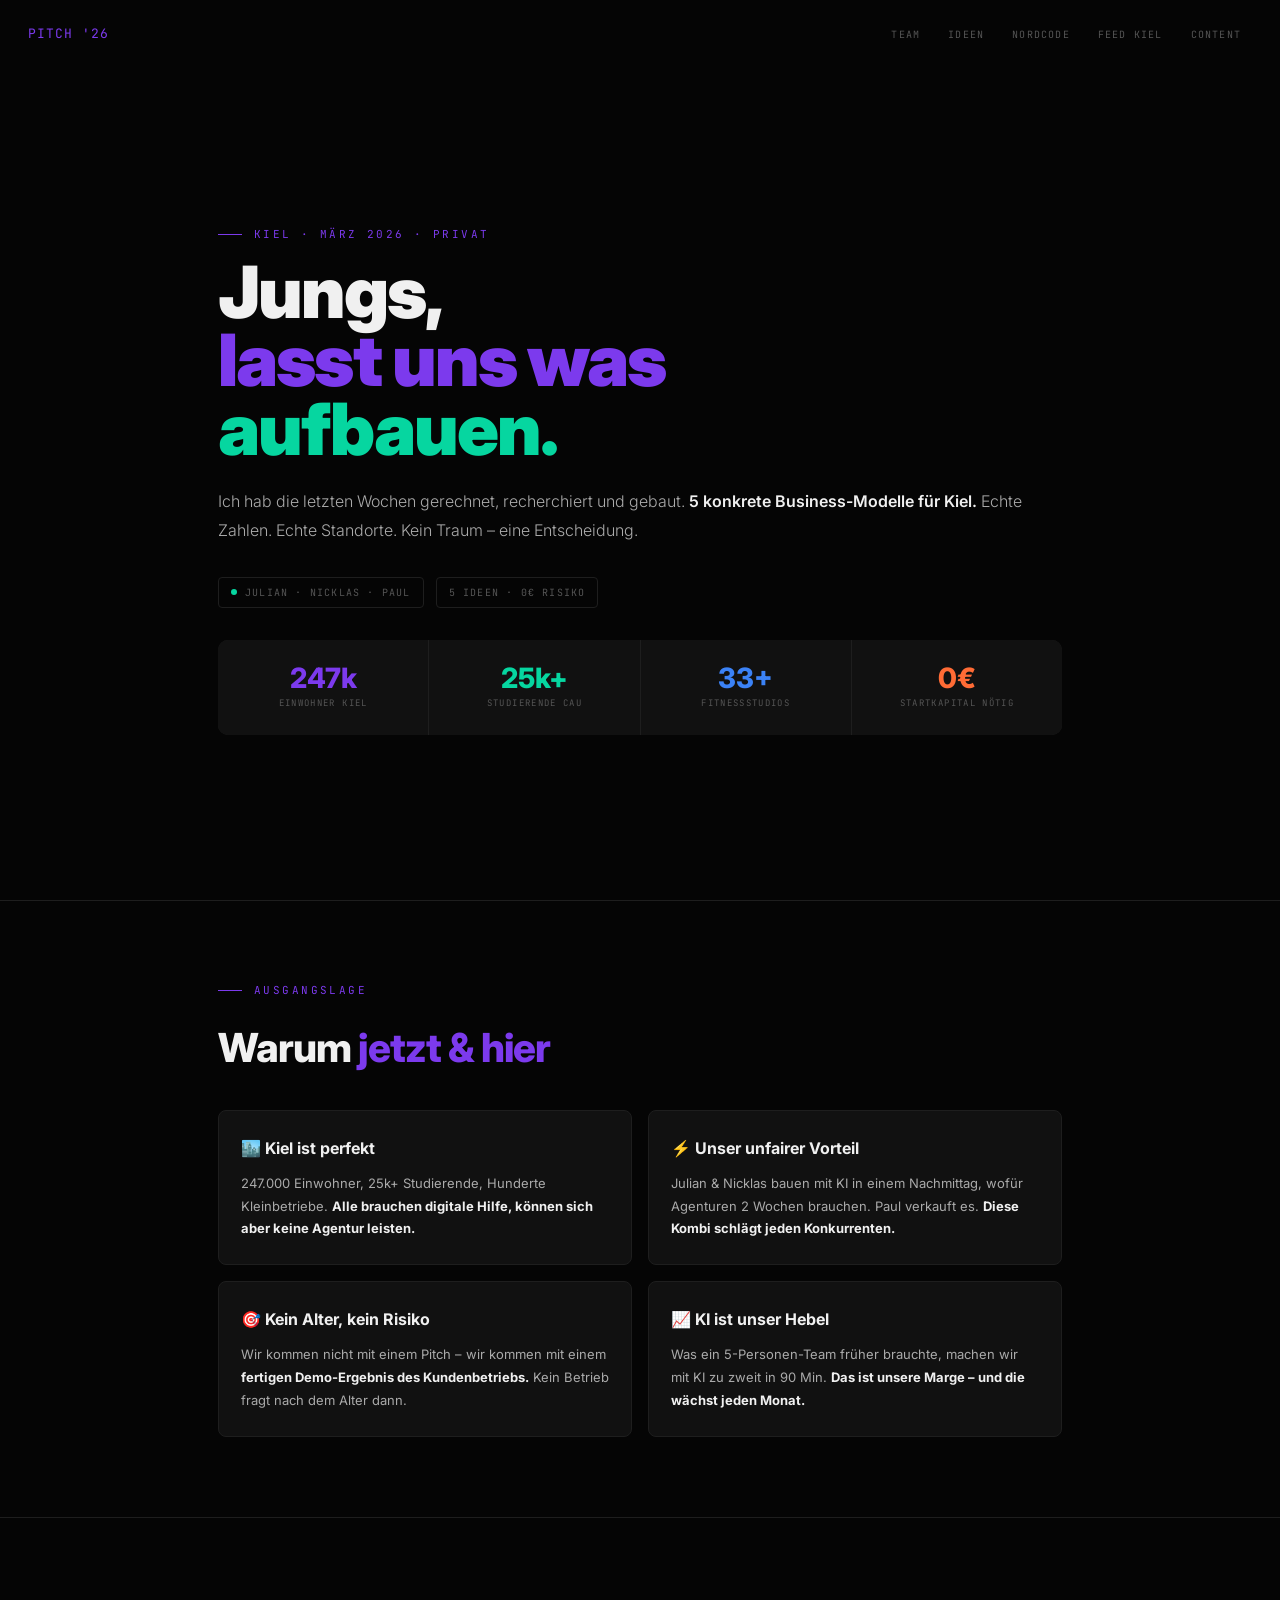
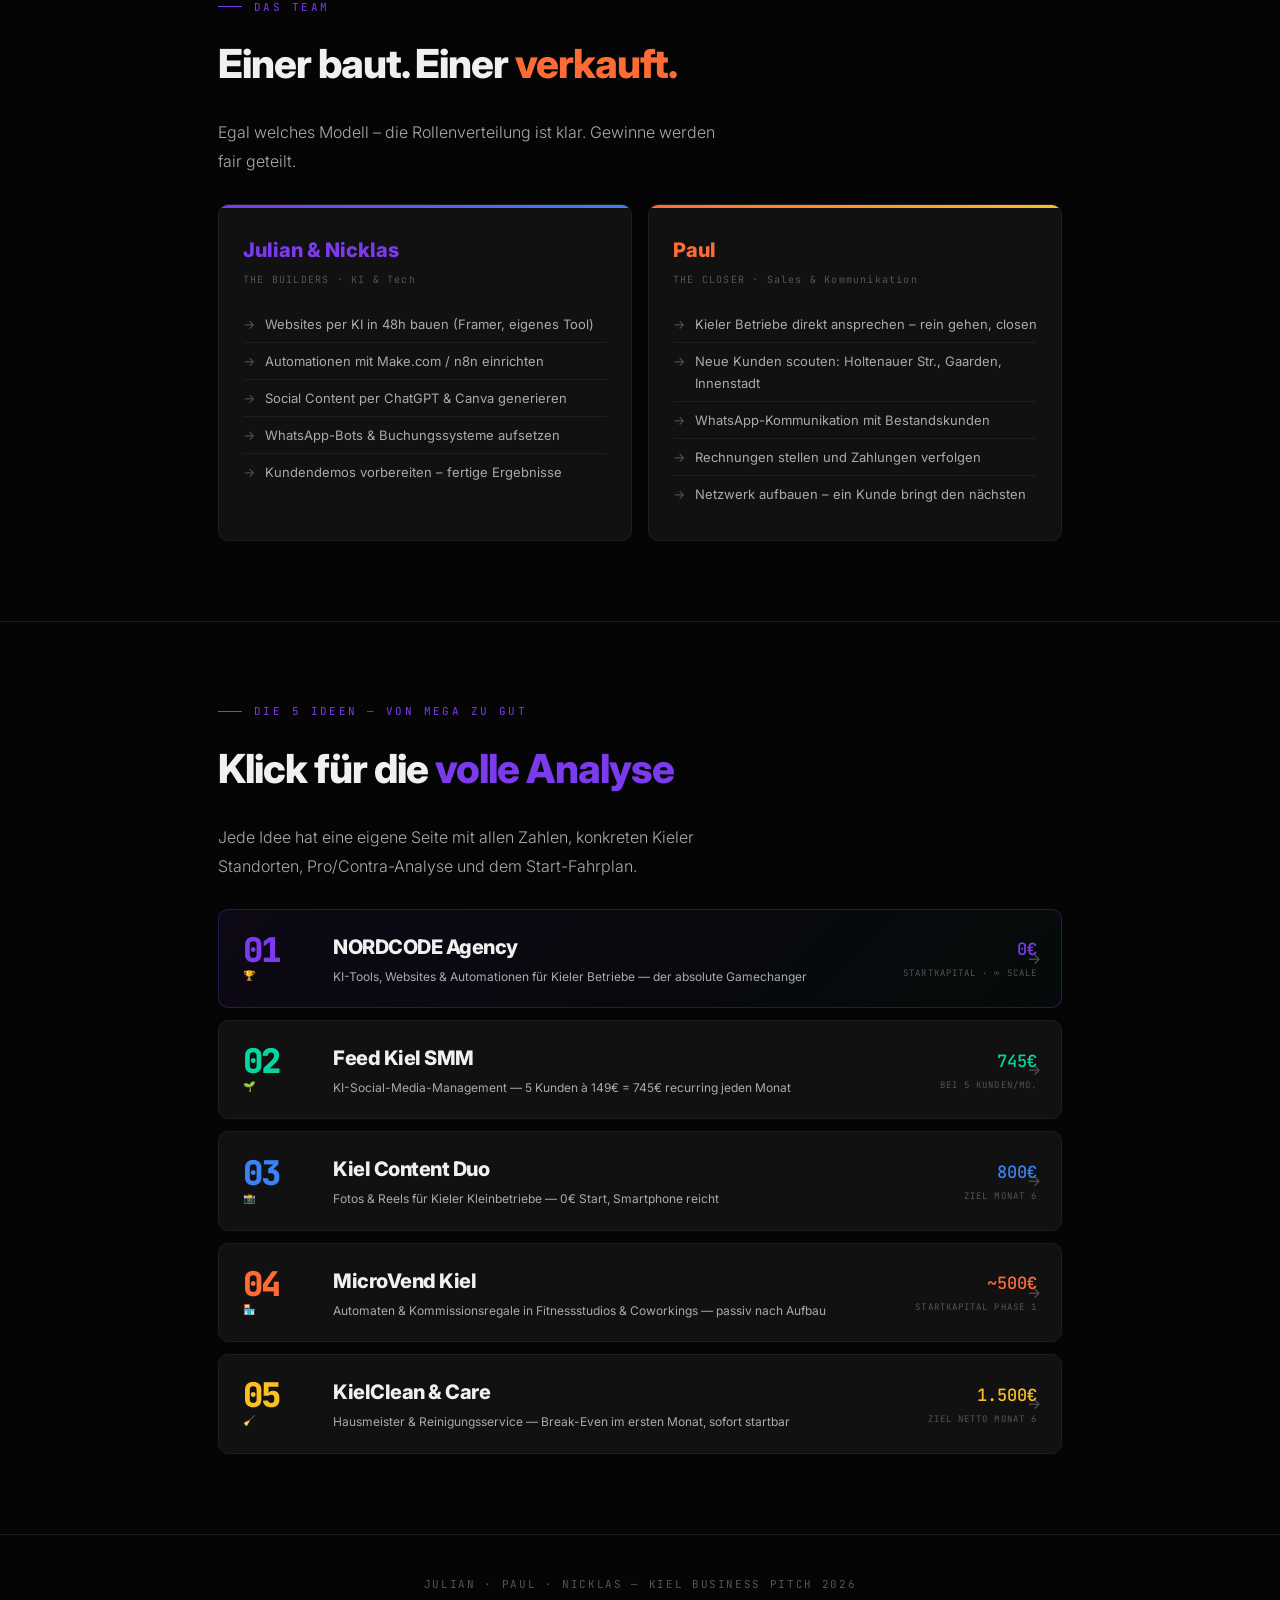
<file: index.html>
<!DOCTYPE html>
<html lang="de">

<head>
    <meta charset="UTF-8">
    <meta name="viewport" content="width=device-width, initial-scale=1.0">
    <title>Business Pitch 2026 – Julian, Paul & Nicklas</title>
    <link
        href="https://fonts.googleapis.com/css2?family=Inter:wght@300;400;600;800;900&family=JetBrains+Mono:wght@400;500&display=swap"
        rel="stylesheet">
    <link rel="stylesheet" href="shared.css">
    <style>
        .hero {
            min-height: 100vh;
            display: flex;
            flex-direction: column;
            justify-content: center;
            padding: 120px 28px 60px;
            max-width: 900px;
            margin: 0 auto;
        }

        .stat-strip {
            display: grid;
            grid-template-columns: repeat(4, 1fr);
            gap: 1px;
            background: var(--border);
            border-radius: 10px;
            overflow: hidden;
            margin-top: 32px;
        }

        .stat {
            background: var(--card);
            padding: 24px 20px;
            text-align: center;
        }

        .stat-val {
            font-size: 28px;
            font-weight: 800;
            line-height: 1;
            margin-bottom: 4px;
        }

        .stat-lbl {
            font-family: 'JetBrains Mono', monospace;
            font-size: 9px;
            letter-spacing: 0.15em;
            text-transform: uppercase;
            color: var(--muted);
        }

        .team-grid {
            display: grid;
            grid-template-columns: 1fr 1fr;
            gap: 16px;
            margin-top: 28px;
        }

        .team-card {
            background: var(--card);
            border: 1px solid var(--border);
            border-radius: 10px;
            padding: 28px 24px;
            position: relative;
            overflow: hidden;
        }

        .team-card::before {
            content: '';
            position: absolute;
            top: 0;
            left: 0;
            right: 0;
            height: 3px;
        }

        .team-card.builder::before {
            background: linear-gradient(90deg, var(--accent), var(--blue));
        }

        .team-card.closer::before {
            background: linear-gradient(90deg, var(--orange), var(--yellow));
        }

        .team-name {
            font-size: 20px;
            font-weight: 800;
            margin-bottom: 4px;
        }

        .builder .team-name {
            color: var(--accent);
        }

        .closer .team-name {
            color: var(--orange);
        }

        .team-role {
            font-family: 'JetBrains Mono', monospace;
            font-size: 10px;
            letter-spacing: 0.12em;
            color: var(--muted);
            margin-bottom: 18px;
        }

        .tlist {
            list-style: none;
        }

        .tlist li {
            display: flex;
            gap: 10px;
            font-size: 13px;
            color: var(--text2);
            padding: 7px 0;
            border-bottom: 1px solid var(--border);
        }

        .tlist li:last-child {
            border-bottom: none;
        }

        .tlist li::before {
            content: '→';
            color: var(--muted);
            flex-shrink: 0;
        }

        .why-grid {
            display: grid;
            grid-template-columns: 1fr 1fr;
            gap: 16px;
            margin-top: 28px;
        }

        .why-card {
            background: var(--card);
            border: 1px solid var(--border);
            border-radius: 8px;
            padding: 24px 22px;
        }

        .why-card h3 {
            font-size: 16px;
            font-weight: 700;
            margin-bottom: 10px;
        }

        .why-card p {
            font-size: 13px;
            color: var(--text2);
            line-height: 1.75;
        }

        .why-card p strong {
            color: var(--text);
        }

        .ideas-list {
            display: flex;
            flex-direction: column;
            gap: 12px;
            margin-top: 28px;
        }

        .idea-row {
            background: var(--card);
            border: 1px solid var(--border);
            border-radius: 10px;
            padding: 20px 24px;
            display: grid;
            grid-template-columns: 70px 1fr auto;
            gap: 20px;
            align-items: center;
            text-decoration: none;
            color: inherit;
            transition: all 0.2s;
            position: relative;
        }

        .idea-row:hover {
            border-color: var(--accent);
            transform: translateX(4px);
        }

        .idea-row.r1 {
            border-color: rgba(124, 58, 237, 0.3);
            background: linear-gradient(135deg, rgba(124, 58, 237, 0.07), rgba(6, 214, 160, 0.03));
        }

        .irank {
            font-family: 'JetBrains Mono', monospace;
            font-size: 10px;
            color: var(--muted);
        }

        .irank .num {
            font-size: 34px;
            font-weight: 900;
            line-height: 1;
            display: block;
            letter-spacing: -2px;
        }

        .r1 .num {
            color: var(--accent);
        }

        .r2 .num {
            color: var(--green);
        }

        .r3 .num {
            color: var(--blue);
        }

        .r4 .num {
            color: var(--orange);
        }

        .r5 .num {
            color: var(--yellow);
        }

        .ititle {
            font-size: 20px;
            font-weight: 800;
            letter-spacing: -0.5px;
            margin-bottom: 3px;
        }

        .itagline {
            font-size: 12px;
            color: var(--text2);
        }

        .imeta {
            text-align: right;
        }

        .ikpi {
            font-family: 'JetBrains Mono', monospace;
            font-size: 17px;
            font-weight: 500;
        }

        .r1 .ikpi {
            color: var(--accent);
        }

        .r2 .ikpi {
            color: var(--green);
        }

        .r3 .ikpi {
            color: var(--blue);
        }

        .r4 .ikpi {
            color: var(--orange);
        }

        .r5 .ikpi {
            color: var(--yellow);
        }

        .ikpi-lbl {
            font-family: 'JetBrains Mono', monospace;
            font-size: 9px;
            letter-spacing: 0.12em;
            text-transform: uppercase;
            color: var(--muted);
            margin-top: 2px;
        }

        .iarrow {
            position: absolute;
            right: 20px;
            color: var(--muted);
            transition: all 0.2s;
        }

        .idea-row:hover .iarrow {
            color: var(--accent);
            transform: translateX(4px);
        }

        @media(max-width:640px) {

            .team-grid,
            .why-grid {
                grid-template-columns: 1fr;
            }

            .idea-row {
                grid-template-columns: 55px 1fr;
                gap: 12px;
            }

            .imeta,
            .iarrow {
                display: none;
            }

            .stat-strip {
                grid-template-columns: repeat(2, 1fr);
            }
        }
    </style>
</head>

<body>
    <div class="progress-bar" id="progressBar"></div>
    <nav id="nav">
        <a href="index.html" class="nav-logo">PITCH '26</a>
        <div class="nav-links">
            <a href="#team">Team</a>
            <a href="#ideen">Ideen</a>
            <a href="nordcode.html">NORDCODE</a>
            <a href="feedkiel.html">Feed Kiel</a>
            <a href="contentduo.html">Content</a>
        </div>
    </nav>

    <div class="hero">
        <div class="eyebrow">Kiel · März 2026 · Privat</div>
        <h1>Jungs,<br><span style="color:var(--accent)">lasst uns was</span><br><span
                style="color:var(--green)">aufbauen.</span></h1>
        <p class="lead">Ich hab die letzten Wochen gerechnet, recherchiert und gebaut. <strong>5 konkrete
                Business-Modelle für Kiel.</strong> Echte Zahlen. Echte Standorte. Kein Traum – eine Entscheidung.</p>
        <div style="display:flex;gap:12px;flex-wrap:wrap;">
            <span class="badge"><span
                    style="display:inline-block;width:6px;height:6px;background:var(--green);border-radius:50%;animation:pulse 2s infinite"></span>Julian
                · Nicklas · Paul</span>
            <span class="badge">5 Ideen · 0€ Risiko</span>
        </div>
        <div class="stat-strip">
            <div class="stat">
                <div class="stat-val" style="color:var(--accent)">247k</div>
                <div class="stat-lbl">Einwohner Kiel</div>
            </div>
            <div class="stat">
                <div class="stat-val" style="color:var(--green)">25k+</div>
                <div class="stat-lbl">Studierende CAU</div>
            </div>
            <div class="stat">
                <div class="stat-val" style="color:var(--blue)">33+</div>
                <div class="stat-lbl">Fitnessstudios</div>
            </div>
            <div class="stat">
                <div class="stat-val" style="color:var(--orange)">0€</div>
                <div class="stat-lbl">Startkapital nötig</div>
            </div>
        </div>
    </div>

    <div class="section-divider"></div>

    <section>
        <div class="sec-inner">
            <div class="eyebrow">Ausgangslage</div>
            <h2>Warum <span style="color:var(--accent)">jetzt & hier</span></h2>
            <div class="why-grid">
                <div class="why-card">
                    <h3>🏙️ Kiel ist perfekt</h3>
                    <p>247.000 Einwohner, 25k+ Studierende, Hunderte Kleinbetriebe. <strong>Alle brauchen digitale
                            Hilfe, können sich aber keine Agentur leisten.</strong></p>
                </div>
                <div class="why-card">
                    <h3>⚡ Unser unfairer Vorteil</h3>
                    <p>Julian & Nicklas bauen mit KI in einem Nachmittag, wofür Agenturen 2 Wochen brauchen. Paul
                        verkauft es. <strong>Diese Kombi schlägt jeden Konkurrenten.</strong></p>
                </div>
                <div class="why-card">
                    <h3>🎯 Kein Alter, kein Risiko</h3>
                    <p>Wir kommen nicht mit einem Pitch – wir kommen mit einem <strong>fertigen Demo-Ergebnis des
                            Kundenbetriebs.</strong> Kein Betrieb fragt nach dem Alter dann.</p>
                </div>
                <div class="why-card">
                    <h3>📈 KI ist unser Hebel</h3>
                    <p>Was ein 5-Personen-Team früher brauchte, machen wir mit KI zu zweit in 90 Min. <strong>Das ist
                            unsere Marge – und die wächst jeden Monat.</strong></p>
                </div>
            </div>
        </div>
    </section>

    <div class="section-divider"></div>

    <section id="team">
        <div class="sec-inner">
            <div class="eyebrow">Das Team</div>
            <h2>Einer baut. Einer <span style="color:var(--orange)">verkauft.</span></h2>
            <p class="lead" style="max-width:520px;margin-bottom:0">Egal welches Modell – die Rollenverteilung ist klar.
                Gewinne werden fair geteilt.</p>
            <div class="team-grid">
                <div class="team-card builder">
                    <div class="team-name">Julian & Nicklas</div>
                    <div class="team-role">THE BUILDERS · KI & Tech</div>
                    <ul class="tlist">
                        <li>Websites per KI in 48h bauen (Framer, eigenes Tool)</li>
                        <li>Automationen mit Make.com / n8n einrichten</li>
                        <li>Social Content per ChatGPT & Canva generieren</li>
                        <li>WhatsApp-Bots & Buchungssysteme aufsetzen</li>
                        <li>Kundendemos vorbereiten – fertige Ergebnisse</li>
                    </ul>
                </div>
                <div class="team-card closer">
                    <div class="team-name">Paul</div>
                    <div class="team-role">THE CLOSER · Sales & Kommunikation</div>
                    <ul class="tlist">
                        <li>Kieler Betriebe direkt ansprechen – rein gehen, closen</li>
                        <li>Neue Kunden scouten: Holtenauer Str., Gaarden, Innenstadt</li>
                        <li>WhatsApp-Kommunikation mit Bestandskunden</li>
                        <li>Rechnungen stellen und Zahlungen verfolgen</li>
                        <li>Netzwerk aufbauen – ein Kunde bringt den nächsten</li>
                    </ul>
                </div>
            </div>
        </div>
    </section>

    <div class="section-divider"></div>

    <section id="ideen">
        <div class="sec-inner">
            <div class="eyebrow">Die 5 Ideen — von MEGA zu gut</div>
            <h2>Klick für die <span style="color:var(--accent)">volle Analyse</span></h2>
            <p class="lead" style="max-width:560px;margin-bottom:0">Jede Idee hat eine eigene Seite mit allen Zahlen,
                konkreten Kieler Standorten, Pro/Contra-Analyse und dem Start-Fahrplan.</p>
            <div class="ideas-list">
                <a href="nordcode.html" class="idea-row r1">
                    <div class="irank"><span class="num">01</span>🏆</div>
                    <div>
                        <div class="ititle">NORDCODE Agency</div>
                        <div class="itagline">KI-Tools, Websites & Automationen für Kieler Betriebe — der absolute
                            Gamechanger</div>
                    </div>
                    <div class="imeta">
                        <div class="ikpi">0€</div>
                        <div class="ikpi-lbl">Startkapital · ∞ Scale</div>
                    </div>
                    <span class="iarrow">→</span>
                </a>
                <a href="feedkiel.html" class="idea-row r2">
                    <div class="irank"><span class="num">02</span>🌱</div>
                    <div>
                        <div class="ititle">Feed Kiel SMM</div>
                        <div class="itagline">KI-Social-Media-Management — 5 Kunden à 149€ = 745€ recurring jeden Monat
                        </div>
                    </div>
                    <div class="imeta">
                        <div class="ikpi">745€</div>
                        <div class="ikpi-lbl">bei 5 Kunden/Mo.</div>
                    </div>
                    <span class="iarrow">→</span>
                </a>
                <a href="contentduo.html" class="idea-row r3">
                    <div class="irank"><span class="num">03</span>📸</div>
                    <div>
                        <div class="ititle">Kiel Content Duo</div>
                        <div class="itagline">Fotos & Reels für Kieler Kleinbetriebe — 0€ Start, Smartphone reicht</div>
                    </div>
                    <div class="imeta">
                        <div class="ikpi">800€</div>
                        <div class="ikpi-lbl">Ziel Monat 6</div>
                    </div>
                    <span class="iarrow">→</span>
                </a>
                <a href="microvend.html" class="idea-row r4">
                    <div class="irank"><span class="num">04</span>🏪</div>
                    <div>
                        <div class="ititle">MicroVend Kiel</div>
                        <div class="itagline">Automaten & Kommissionsregale in Fitnessstudios & Coworkings — passiv nach
                            Aufbau</div>
                    </div>
                    <div class="imeta">
                        <div class="ikpi">~500€</div>
                        <div class="ikpi-lbl">Startkapital Phase 1</div>
                    </div>
                    <span class="iarrow">→</span>
                </a>
                <a href="kielclean.html" class="idea-row r5">
                    <div class="irank"><span class="num">05</span>🧹</div>
                    <div>
                        <div class="ititle">KielClean & Care</div>
                        <div class="itagline">Hausmeister & Reinigungsservice — Break-Even im ersten Monat, sofort
                            startbar</div>
                    </div>
                    <div class="imeta">
                        <div class="ikpi">1.500€</div>
                        <div class="ikpi-lbl">Ziel Netto Monat 6</div>
                    </div>
                    <span class="iarrow">→</span>
                </a>
            </div>
        </div>
    </section>

    <footer>JULIAN · PAUL · NICKLAS — KIEL BUSINESS PITCH 2026</footer>

    <script>
        window.addEventListener('scroll', () => {
            const p = window.scrollY / (document.documentElement.scrollHeight - window.innerHeight) * 100;
            document.getElementById('progressBar').style.width = p + '%';
            document.getElementById('nav').classList.toggle('scrolled', window.scrollY > 40);
        });
    </script>
</body>

</html>
</file>
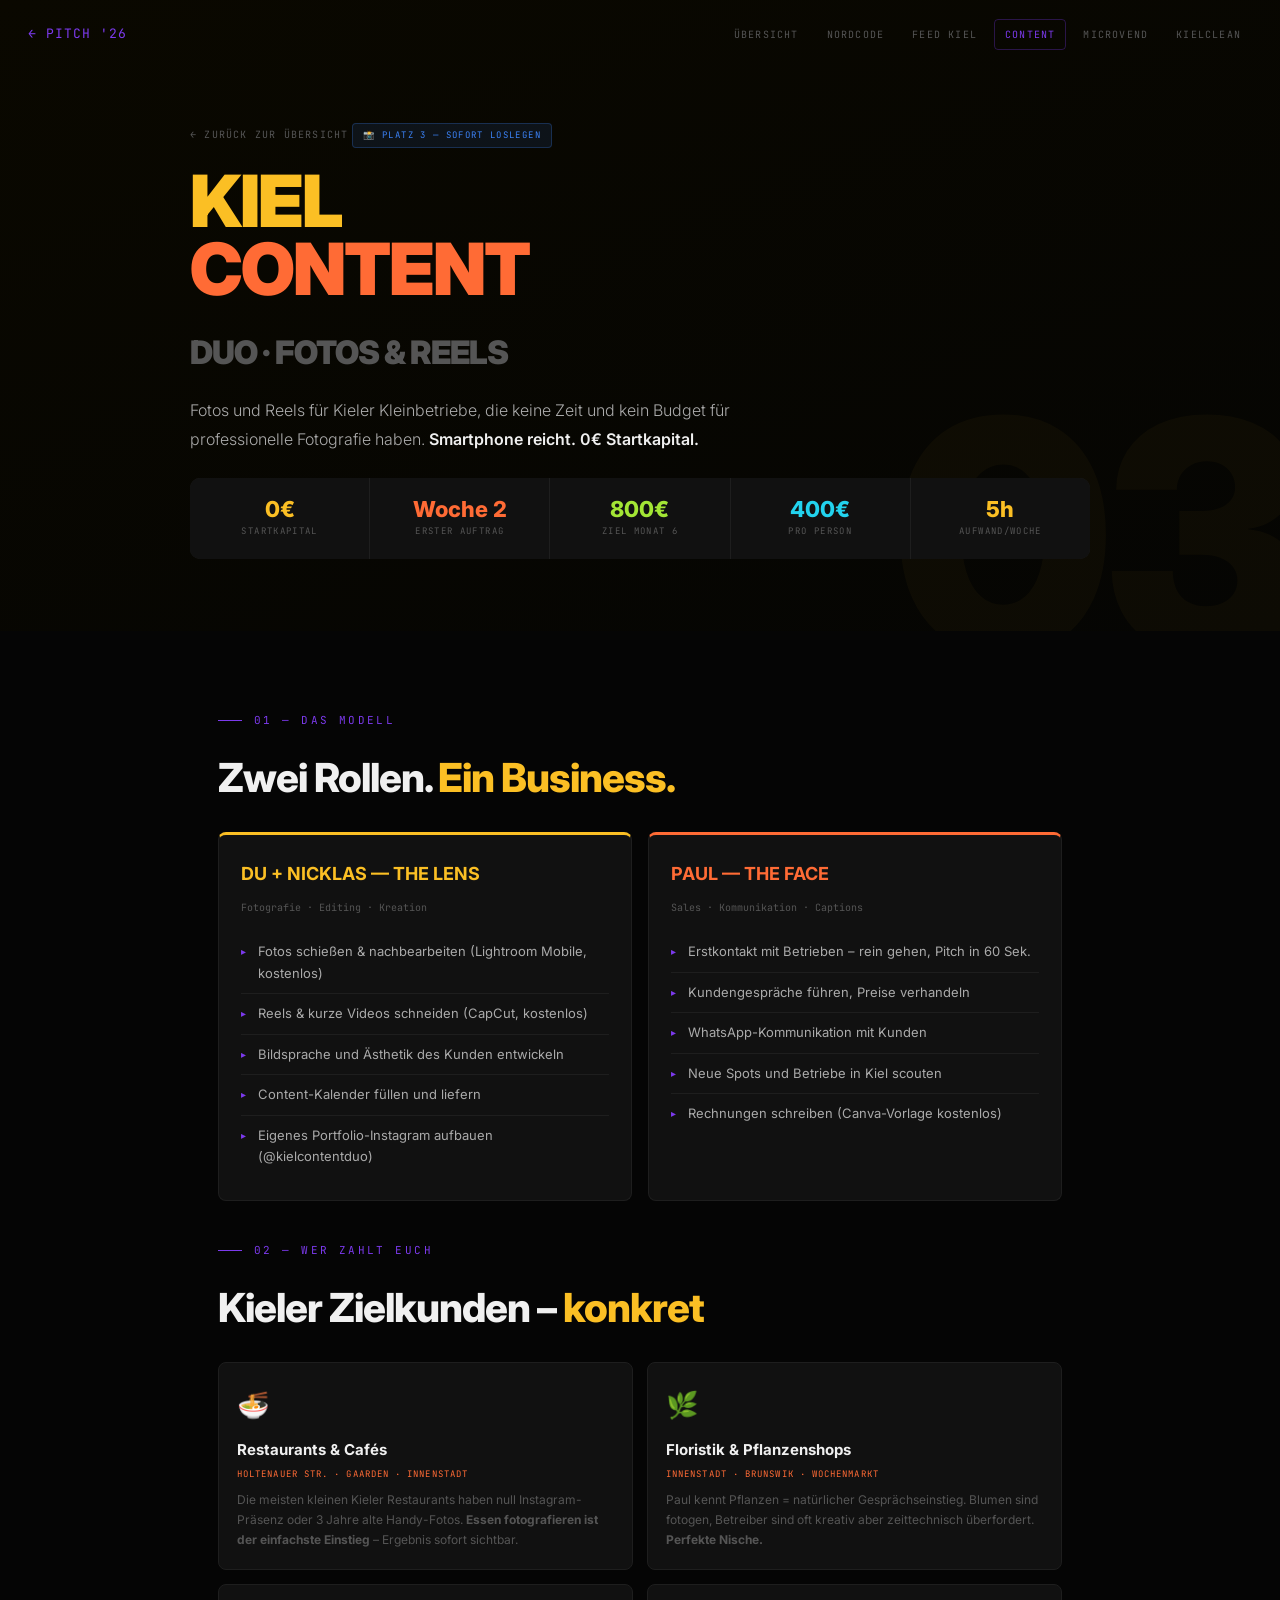
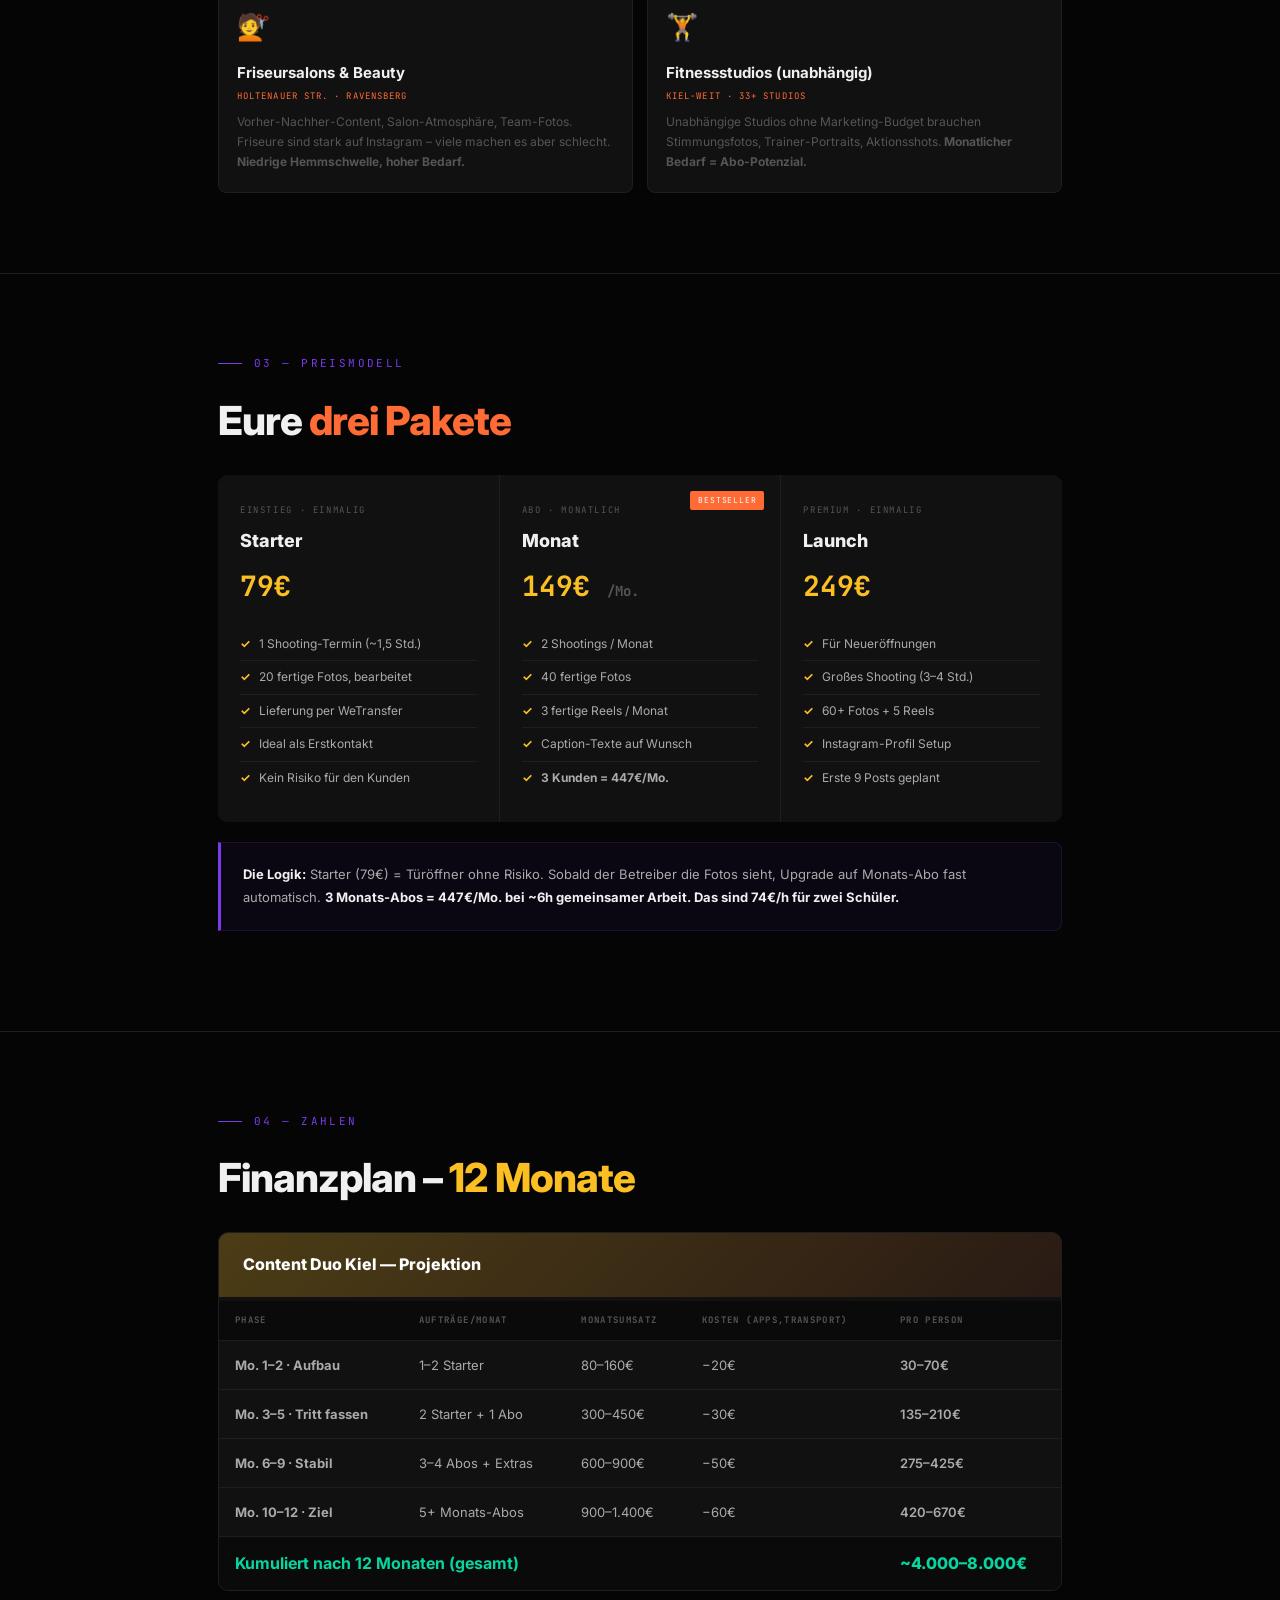
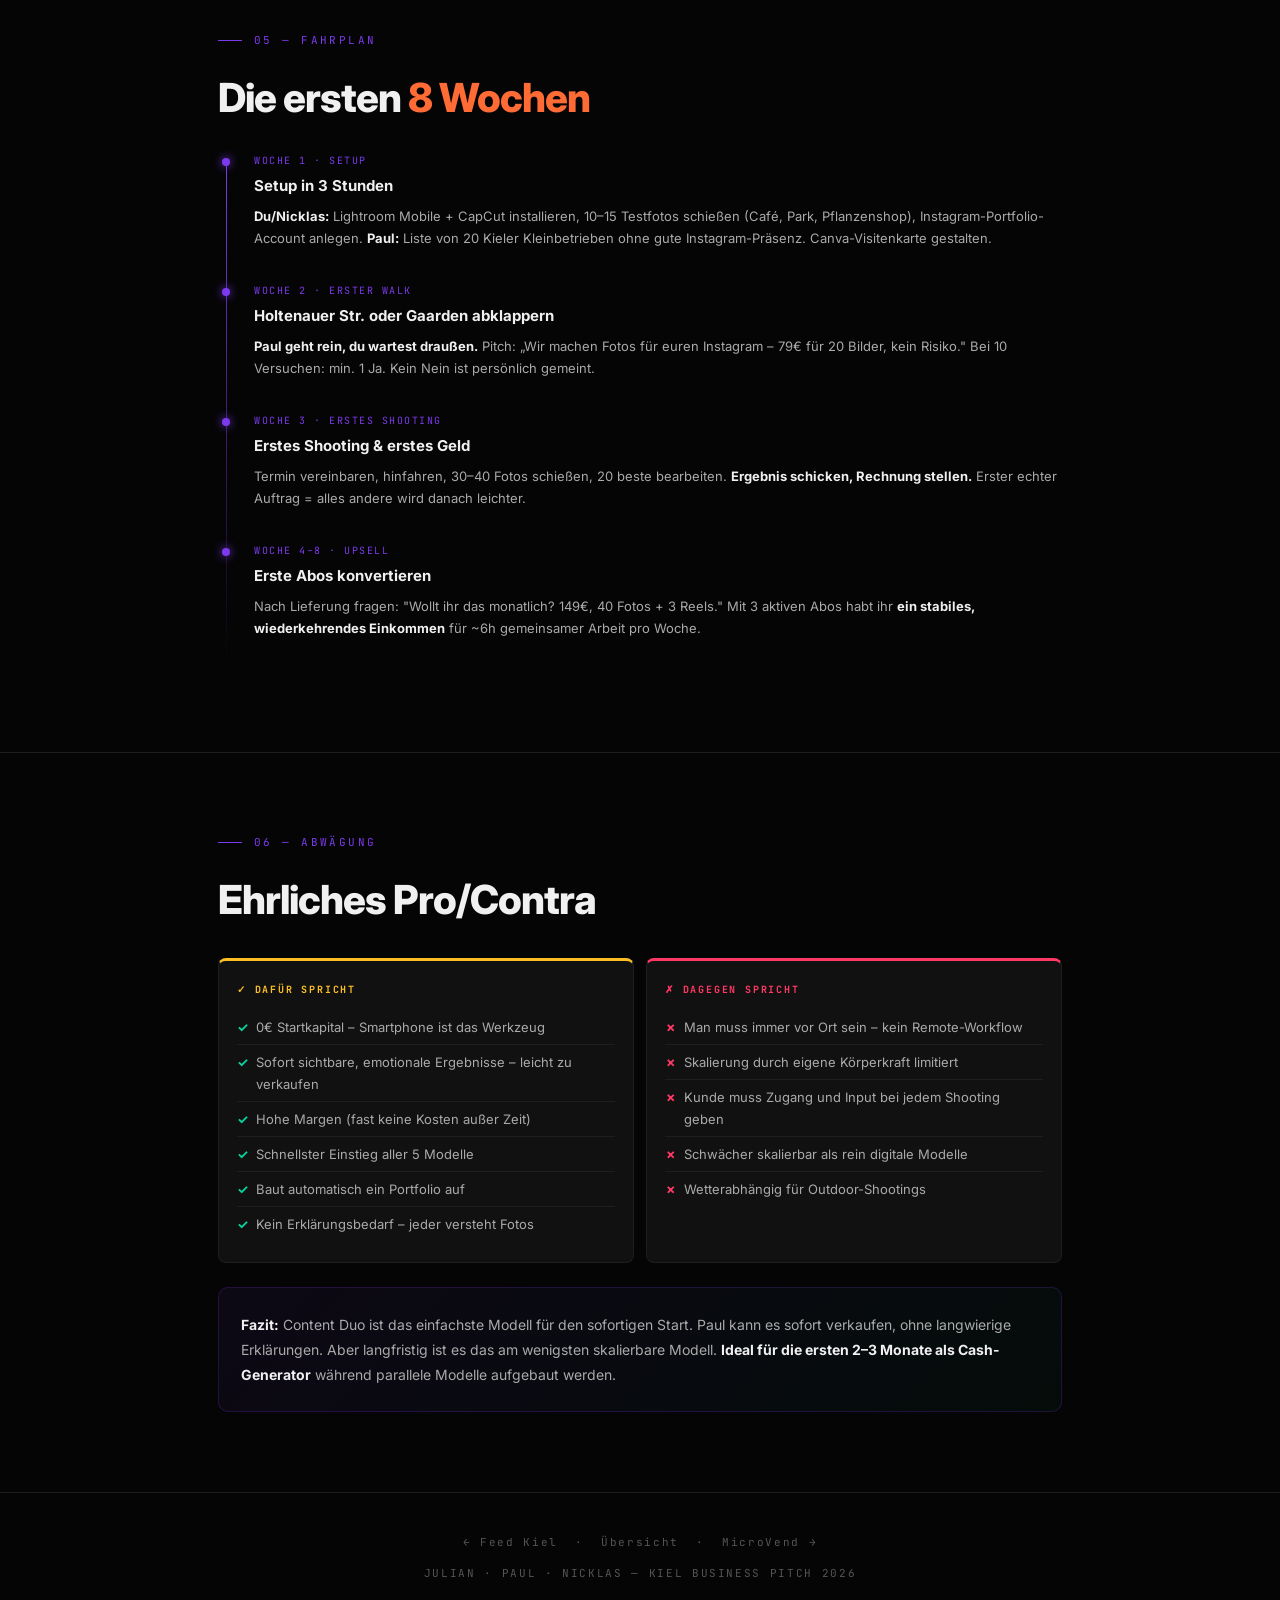
<file: contentduo.html>
<!DOCTYPE html>
<html lang="de">

<head>
    <meta charset="UTF-8">
    <meta name="viewport" content="width=device-width, initial-scale=1.0">
    <title>Kiel Content Duo – Business Plan 2026</title>
    <link rel="stylesheet" href="shared.css">
    <style>
        .pakete {
            display: grid;
            grid-template-columns: repeat(3, 1fr);
            gap: 1px;
            background: var(--border);
            border-radius: 10px;
            overflow: hidden;
            margin-top: 20px;
        }

        .paket {
            background: var(--card);
            padding: 28px 22px;
            position: relative;
            transition: background .2s;
        }

        .paket:hover {
            background: var(--card-h);
        }

        .p-lbl {
            font-family: 'JetBrains Mono', monospace;
            font-size: 9px;
            letter-spacing: .18em;
            text-transform: uppercase;
            color: var(--muted);
            margin-bottom: 8px;
        }

        .p-title {
            font-size: 18px;
            font-weight: 800;
            color: var(--text);
            margin-bottom: 6px;
        }

        .p-price {
            font-family: 'JetBrains Mono', monospace;
            font-size: 28px;
            font-weight: 700;
            color: var(--yellow);
            margin-bottom: 18px;
            display: block;
        }

        .p-badge {
            position: absolute;
            top: 16px;
            right: 16px;
            background: var(--orange);
            color: #fff;
            font-family: 'JetBrains Mono', monospace;
            font-size: 8px;
            letter-spacing: .1em;
            text-transform: uppercase;
            padding: 3px 8px;
            border-radius: 2px;
        }

        .plist {
            list-style: none;
        }

        .plist li {
            font-size: 12px;
            color: var(--text2);
            padding: 6px 0;
            border-bottom: 1px solid var(--border);
            display: flex;
            gap: 8px;
        }

        .plist li::before {
            content: '✓';
            color: var(--yellow);
            flex-shrink: 0;
            font-weight: 700;
        }

        .plist li:last-child {
            border-bottom: none;
        }

        .target-cards {
            display: grid;
            grid-template-columns: repeat(2, 1fr);
            gap: 14px;
            margin-top: 20px;
        }

        .tc {
            background: var(--card);
            border: 1px solid var(--border);
            border-radius: 8px;
            padding: 20px 18px;
            transition: all .2s;
        }

        .tc:hover {
            border-color: var(--yellow);
            transform: translateY(-2px);
        }

        .tc-icon {
            font-size: 26px;
            margin-bottom: 10px;
            display: block;
        }

        .tc-name {
            font-size: 15px;
            font-weight: 700;
            margin-bottom: 4px;
        }

        .tc-loc {
            font-family: 'JetBrains Mono', monospace;
            font-size: 9px;
            color: var(--orange);
            letter-spacing: .12em;
            text-transform: uppercase;
            margin-bottom: 8px;
        }

        .tc p {
            font-size: 12px;
            color: var(--muted);
            line-height: 1.65;
        }

        @media(max-width:640px) {
            .pakete {
                grid-template-columns: 1fr;
            }

            .target-cards {
                grid-template-columns: 1fr;
            }
        }
    </style>
</head>

<body>
    <div class="progress-bar" id="progressBar"></div>
    <nav id="nav">
        <a href="index.html" class="nav-logo">← PITCH '26</a>
        <div class="nav-links">
            <a href="index.html">Übersicht</a>
            <a href="nordcode.html">NORDCODE</a>
            <a href="feedkiel.html">Feed Kiel</a>
            <a href="contentduo.html" class="active">Content</a>
            <a href="microvend.html">MicroVend</a>
            <a href="kielclean.html">KielClean</a>
        </div>
    </nav>

    <div
        style="min-height:55vh;display:flex;flex-direction:column;justify-content:flex-end;padding:120px 28px 48px;position:relative;overflow:hidden;background:linear-gradient(160deg,#0a0800,#050503);">
        <div class="hero-bg-num" style="color:var(--yellow)">03</div>
        <div style="max-width:900px;margin:0 auto;width:100%;position:relative;z-index:1;">
            <a href="index.html" class="back-link">← Zurück zur Übersicht</a>
            <span class="rank-badge"
                style="background:rgba(59,130,246,.1);color:var(--blue);border:1px solid rgba(59,130,246,.25);">📸 Platz
                3 — Sofort loslegen</span>
            <h1><span style="color:var(--yellow)">KIEL</span><br><span
                    style="color:var(--orange)">CONTENT</span><br><span
                    style="color:var(--muted);font-size:.45em;letter-spacing:-1px">DUO · FOTOS & REELS</span></h1>
            <p class="lead" style="max-width:580px;margin-bottom:16px">Fotos und Reels für Kieler Kleinbetriebe, die
                keine Zeit und kein Budget für professionelle Fotografie haben. <strong>Smartphone reicht. 0€
                    Startkapital.</strong></p>
            <div class="kpi-strip">
                <div class="kpi">
                    <div class="kpi-v" style="color:var(--yellow)">0€</div>
                    <div class="kpi-l">Startkapital</div>
                </div>
                <div class="kpi">
                    <div class="kpi-v" style="color:var(--orange)">Woche 2</div>
                    <div class="kpi-l">Erster Auftrag</div>
                </div>
                <div class="kpi">
                    <div class="kpi-v" style="color:var(--lime)">800€</div>
                    <div class="kpi-l">Ziel Monat 6</div>
                </div>
                <div class="kpi">
                    <div class="kpi-v" style="color:var(--cyan)">400€</div>
                    <div class="kpi-l">Pro Person</div>
                </div>
                <div class="kpi">
                    <div class="kpi-v" style="color:var(--yellow)">5h</div>
                    <div class="kpi-l">Aufwand/Woche</div>
                </div>
            </div>
        </div>
    </div>

    <!-- ROLLEN -->
    <div class="sec-inner">
        <div class="eyebrow">01 — Das Modell</div>
        <h2>Zwei Rollen. <span style="color:var(--yellow)">Ein Business.</span></h2>
        <div class="g2">
            <div class="card" style="border-top:3px solid var(--yellow)">
                <h3 style="color:var(--yellow)">DU + NICKLAS — THE LENS</h3>
                <div
                    style="font-family:'JetBrains Mono',monospace;font-size:10px;color:var(--muted);margin-bottom:16px">
                    Fotografie · Editing · Kreation</div>
                <ul class="rich-list">
                    <li>Fotos schießen & nachbearbeiten (Lightroom Mobile, kostenlos)</li>
                    <li>Reels & kurze Videos schneiden (CapCut, kostenlos)</li>
                    <li>Bildsprache und Ästhetik des Kunden entwickeln</li>
                    <li>Content-Kalender füllen und liefern</li>
                    <li>Eigenes Portfolio-Instagram aufbauen (@kielcontentduo)</li>
                </ul>
            </div>
            <div class="card" style="border-top:3px solid var(--orange)">
                <h3 style="color:var(--orange)">PAUL — THE FACE</h3>
                <div
                    style="font-family:'JetBrains Mono',monospace;font-size:10px;color:var(--muted);margin-bottom:16px">
                    Sales · Kommunikation · Captions</div>
                <ul class="rich-list">
                    <li>Erstkontakt mit Betrieben – rein gehen, Pitch in 60 Sek.</li>
                    <li>Kundengespräche führen, Preise verhandeln</li>
                    <li>WhatsApp-Kommunikation mit Kunden</li>
                    <li>Neue Spots und Betriebe in Kiel scouten</li>
                    <li>Rechnungen schreiben (Canva-Vorlage kostenlos)</li>
                </ul>
            </div>
        </div>

        <!-- ZIELKUNDEN -->
        <div style="margin-top:40px">
            <div class="eyebrow">02 — Wer zahlt euch</div>
            <h2>Kieler Zielkunden – <span style="color:var(--yellow)">konkret</span></h2>
            <div class="target-cards">
                <div class="tc">
                    <span class="tc-icon">🍜</span>
                    <div class="tc-name">Restaurants & Cafés</div>
                    <div class="tc-loc">Holtenauer Str. · Gaarden · Innenstadt</div>
                    <p>Die meisten kleinen Kieler Restaurants haben null Instagram-Präsenz oder 3 Jahre alte
                        Handy-Fotos. <strong>Essen fotografieren ist der einfachste Einstieg</strong> – Ergebnis sofort
                        sichtbar.</p>
                </div>
                <div class="tc">
                    <span class="tc-icon">🌿</span>
                    <div class="tc-name">Floristik & Pflanzenshops</div>
                    <div class="tc-loc">Innenstadt · Brunswik · Wochenmarkt</div>
                    <p>Paul kennt Pflanzen = natürlicher Gesprächseinstieg. Blumen sind fotogen, Betreiber sind oft
                        kreativ aber zeittechnisch überfordert. <strong>Perfekte Nische.</strong></p>
                </div>
                <div class="tc">
                    <span class="tc-icon">💇</span>
                    <div class="tc-name">Friseursalons & Beauty</div>
                    <div class="tc-loc">Holtenauer Str. · Ravensberg</div>
                    <p>Vorher-Nachher-Content, Salon-Atmosphäre, Team-Fotos. Friseure sind stark auf Instagram – viele
                        machen es aber schlecht. <strong>Niedrige Hemmschwelle, hoher Bedarf.</strong></p>
                </div>
                <div class="tc">
                    <span class="tc-icon">🏋️</span>
                    <div class="tc-name">Fitnessstudios (unabhängig)</div>
                    <div class="tc-loc">Kiel-weit · 33+ Studios</div>
                    <p>Unabhängige Studios ohne Marketing-Budget brauchen Stimmungsfotos, Trainer-Portraits,
                        Aktionsshots. <strong>Monatlicher Bedarf = Abo-Potenzial.</strong></p>
                </div>
            </div>
        </div>
    </div>

    <div class="section-divider"></div>

    <!-- PAKETE -->
    <div class="sec-inner">
        <div class="eyebrow">03 — Preismodell</div>
        <h2>Eure <span style="color:var(--orange)">drei Pakete</span></h2>
        <div class="pakete">
            <div class="paket">
                <div class="p-lbl">Einstieg · Einmalig</div>
                <div class="p-title">Starter</div>
                <span class="p-price">79€</span>
                <ul class="plist">
                    <li>1 Shooting-Termin (~1,5 Std.)</li>
                    <li>20 fertige Fotos, bearbeitet</li>
                    <li>Lieferung per WeTransfer</li>
                    <li>Ideal als Erstkontakt</li>
                    <li>Kein Risiko für den Kunden</li>
                </ul>
            </div>
            <div class="paket">
                <div class="p-badge">BESTSELLER</div>
                <div class="p-lbl">Abo · Monatlich</div>
                <div class="p-title">Monat</div>
                <span class="p-price">149€ <span style="font-size:14px;color:var(--muted)">/Mo.</span></span>
                <ul class="plist">
                    <li>2 Shootings / Monat</li>
                    <li>40 fertige Fotos</li>
                    <li>3 fertige Reels / Monat</li>
                    <li>Caption-Texte auf Wunsch</li>
                    <li><strong>3 Kunden = 447€/Mo.</strong></li>
                </ul>
            </div>
            <div class="paket">
                <div class="p-lbl">Premium · Einmalig</div>
                <div class="p-title">Launch</div>
                <span class="p-price">249€</span>
                <ul class="plist">
                    <li>Für Neueröffnungen</li>
                    <li>Großes Shooting (3–4 Std.)</li>
                    <li>60+ Fotos + 5 Reels</li>
                    <li>Instagram-Profil Setup</li>
                    <li>Erste 9 Posts geplant</li>
                </ul>
            </div>
        </div>
        <div class="callout">
            <p><strong>Die Logik:</strong> Starter (79€) = Türöffner ohne Risiko. Sobald der Betreiber die Fotos sieht,
                Upgrade auf Monats-Abo fast automatisch. <strong>3 Monats-Abos = 447€/Mo. bei ~6h gemeinsamer Arbeit.
                    Das sind 74€/h für zwei Schüler.</strong></p>
        </div>
    </div>

    <div class="section-divider"></div>

    <!-- FINANZEN -->
    <div class="sec-inner">
        <div class="eyebrow">04 — Zahlen</div>
        <h2>Finanzplan – <span style="color:var(--yellow)">12 Monate</span></h2>
        <div style="background:var(--card);border:1px solid var(--border);border-radius:10px;overflow:hidden;">
            <div style="background:linear-gradient(135deg,rgba(251,191,36,.25),rgba(255,107,53,.1));padding:18px 24px;">
                <span style="font-size:16px;font-weight:800;color:#fff">Content Duo Kiel — Projektion</span>
            </div>
            <table class="ftable">
                <thead>
                    <tr>
                        <th>Phase</th>
                        <th>Aufträge/Monat</th>
                        <th>Monatsumsatz</th>
                        <th>Kosten (Apps,Transport)</th>
                        <th>Pro Person</th>
                    </tr>
                </thead>
                <tbody>
                    <tr>
                        <td><strong>Mo. 1–2 · Aufbau</strong></td>
                        <td>1–2 Starter</td>
                        <td>80–160€</td>
                        <td class="neg">−20€</td>
                        <td class="pos">30–70€</td>
                    </tr>
                    <tr>
                        <td><strong>Mo. 3–5 · Tritt fassen</strong></td>
                        <td>2 Starter + 1 Abo</td>
                        <td>300–450€</td>
                        <td class="neg">−30€</td>
                        <td class="pos">135–210€</td>
                    </tr>
                    <tr>
                        <td><strong>Mo. 6–9 · Stabil</strong></td>
                        <td>3–4 Abos + Extras</td>
                        <td>600–900€</td>
                        <td class="neg">−50€</td>
                        <td class="pos">275–425€</td>
                    </tr>
                    <tr>
                        <td><strong>Mo. 10–12 · Ziel</strong></td>
                        <td>5+ Monats-Abos</td>
                        <td>900–1.400€</td>
                        <td class="neg">−60€</td>
                        <td class="pos">420–670€</td>
                    </tr>
                    <tr class="total">
                        <td colspan="4"><strong>Kumuliert nach 12 Monaten (gesamt)</strong></td>
                        <td>~4.000–8.000€</td>
                    </tr>
                </tbody>
            </table>
        </div>

        <!-- TIMELINE -->
        <div style="margin-top:40px">
            <div class="eyebrow">05 — Fahrplan</div>
            <h2>Die ersten <span style="color:var(--orange)">8 Wochen</span></h2>
            <div class="tl">
                <div class="tl-item">
                    <div class="tl-phase">Woche 1 · Setup</div>
                    <div class="tl-title">Setup in 3 Stunden</div>
                    <div class="tl-body"><strong>Du/Nicklas:</strong> Lightroom Mobile + CapCut installieren, 10–15
                        Testfotos schießen (Café, Park, Pflanzenshop), Instagram-Portfolio-Account anlegen.
                        <strong>Paul:</strong> Liste von 20 Kieler Kleinbetrieben ohne gute Instagram-Präsenz.
                        Canva-Visitenkarte gestalten.</div>
                </div>
                <div class="tl-item">
                    <div class="tl-phase">Woche 2 · Erster Walk</div>
                    <div class="tl-title">Holtenauer Str. oder Gaarden abklappern</div>
                    <div class="tl-body"><strong>Paul geht rein, du wartest draußen.</strong> Pitch: „Wir machen Fotos
                        für euren Instagram – 79€ für 20 Bilder, kein Risiko." Bei 10 Versuchen: min. 1 Ja. Kein Nein
                        ist persönlich gemeint.</div>
                </div>
                <div class="tl-item">
                    <div class="tl-phase">Woche 3 · Erstes Shooting</div>
                    <div class="tl-title">Erstes Shooting & erstes Geld</div>
                    <div class="tl-body">Termin vereinbaren, hinfahren, 30–40 Fotos schießen, 20 beste bearbeiten.
                        <strong>Ergebnis schicken, Rechnung stellen.</strong> Erster echter Auftrag = alles andere wird
                        danach leichter.</div>
                </div>
                <div class="tl-item">
                    <div class="tl-phase">Woche 4–8 · Upsell</div>
                    <div class="tl-title">Erste Abos konvertieren</div>
                    <div class="tl-body">Nach Lieferung fragen: "Wollt ihr das monatlich? 149€, 40 Fotos + 3 Reels." Mit
                        3 aktiven Abos habt ihr <strong>ein stabiles, wiederkehrendes Einkommen</strong> für ~6h
                        gemeinsamer Arbeit pro Woche.</div>
                </div>
            </div>
        </div>
    </div>

    <div class="section-divider"></div>

    <!-- PRO/CON -->
    <div class="sec-inner">
        <div class="eyebrow">06 — Abwägung</div>
        <h2>Ehrliches <span style="color:var(--text)">Pro/Contra</span></h2>
        <div class="procon">
            <div class="pro-box" style="border-top-color:var(--yellow)">
                <h4 style="color:var(--yellow)">✓ Dafür spricht</h4>
                <ul>
                    <li>0€ Startkapital – Smartphone ist das Werkzeug</li>
                    <li>Sofort sichtbare, emotionale Ergebnisse – leicht zu verkaufen</li>
                    <li>Hohe Margen (fast keine Kosten außer Zeit)</li>
                    <li>Schnellster Einstieg aller 5 Modelle</li>
                    <li>Baut automatisch ein Portfolio auf</li>
                    <li>Kein Erklärungsbedarf – jeder versteht Fotos</li>
                </ul>
            </div>
            <div class="con-box">
                <h4>✗ Dagegen spricht</h4>
                <ul>
                    <li>Man muss immer vor Ort sein – kein Remote-Workflow</li>
                    <li>Skalierung durch eigene Körperkraft limitiert</li>
                    <li>Kunde muss Zugang und Input bei jedem Shooting geben</li>
                    <li>Schwächer skalierbar als rein digitale Modelle</li>
                    <li>Wetterabhängig für Outdoor-Shootings</li>
                </ul>
            </div>
        </div>
        <div class="verdict">
            <p><strong>Fazit:</strong> Content Duo ist das einfachste Modell für den sofortigen Start. Paul kann es
                sofort verkaufen, ohne langwierige Erklärungen. Aber langfristig ist es das am wenigsten skalierbare
                Modell. <strong>Ideal für die ersten 2–3 Monate als Cash-Generator</strong> während parallele Modelle
                aufgebaut werden.</p>
        </div>
    </div>

    <footer>
        <div style="margin-bottom:12px"><a href="feedkiel.html">← Feed Kiel</a> &nbsp;·&nbsp; <a
                href="index.html">Übersicht</a> &nbsp;·&nbsp; <a href="microvend.html">MicroVend →</a></div>
        JULIAN · PAUL · NICKLAS — KIEL BUSINESS PITCH 2026
    </footer>

    <script>
        window.addEventListener('scroll', () => {
            const p = window.scrollY / (document.documentElement.scrollHeight - window.innerHeight) * 100;
            document.getElementById('progressBar').style.width = p + '%';
            document.getElementById('nav').classList.toggle('scrolled', window.scrollY > 40);
        });
    </script>
</body>

</html>
</file>
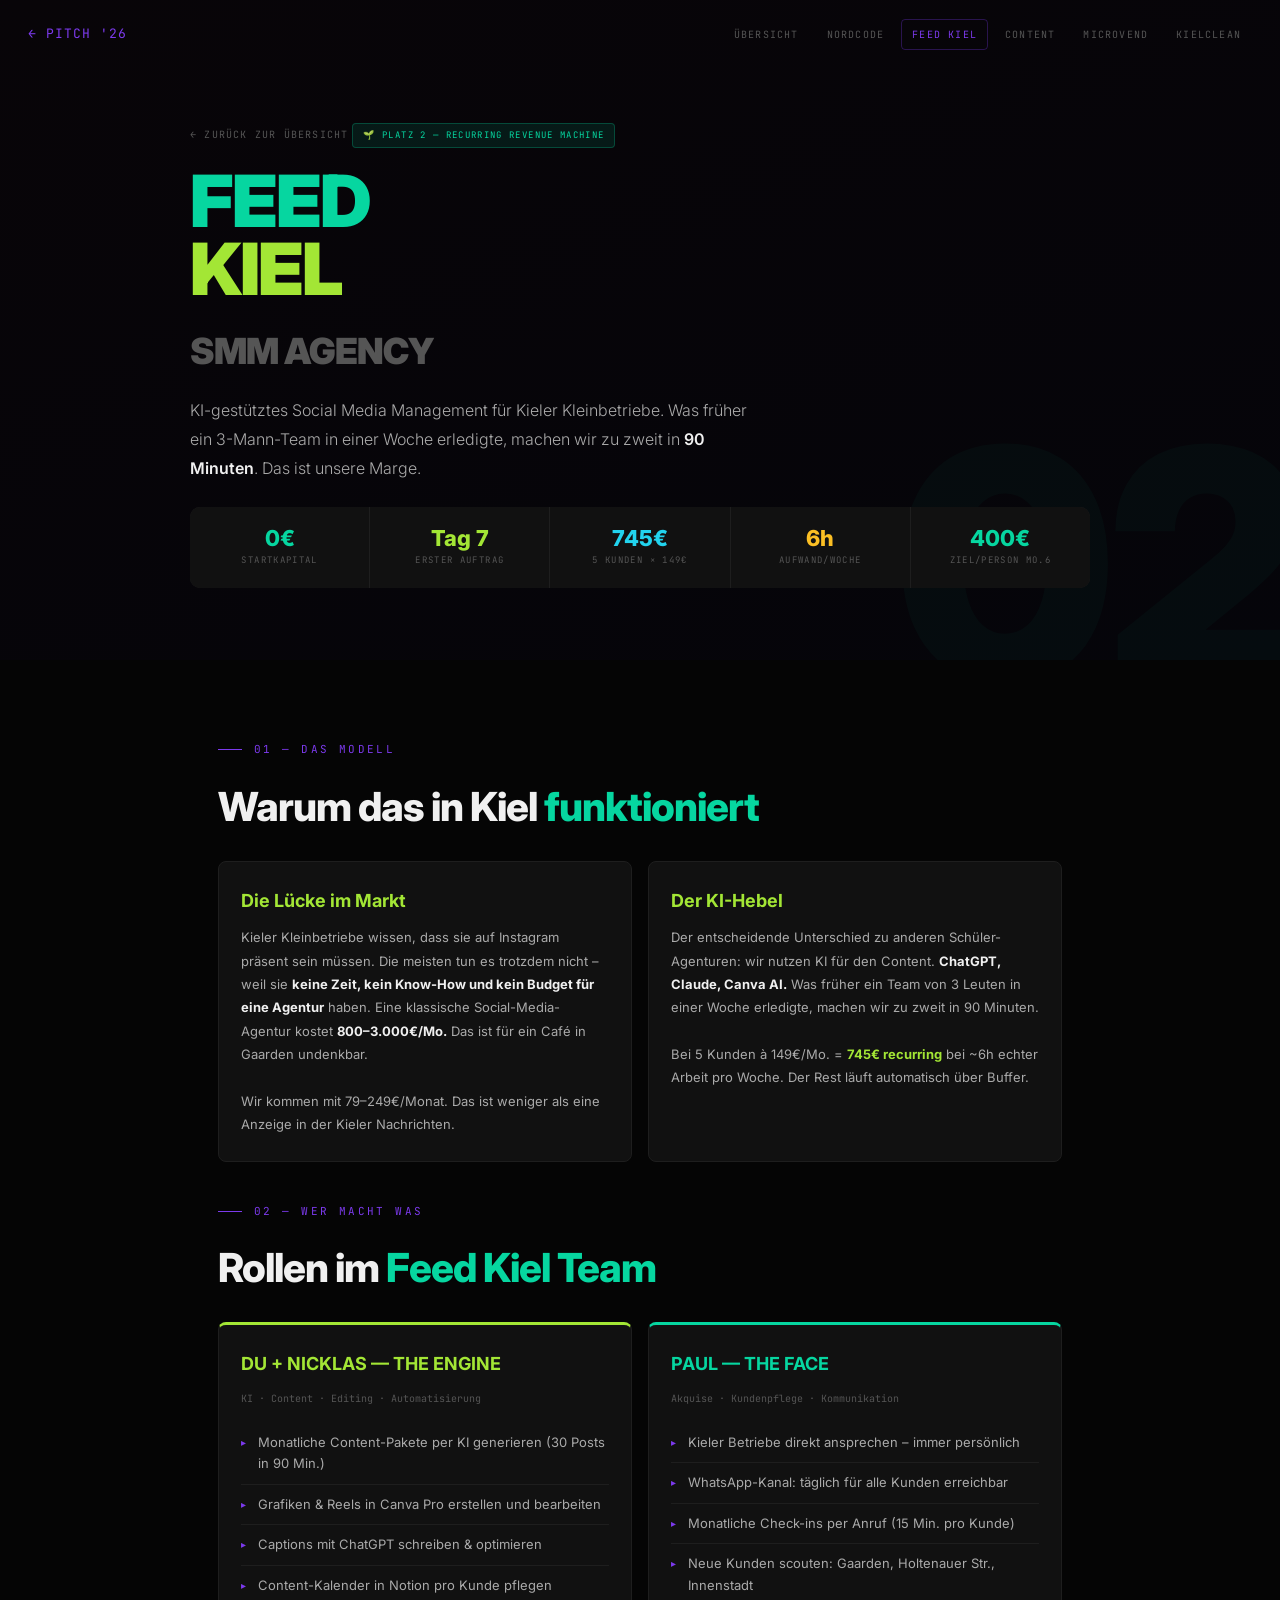
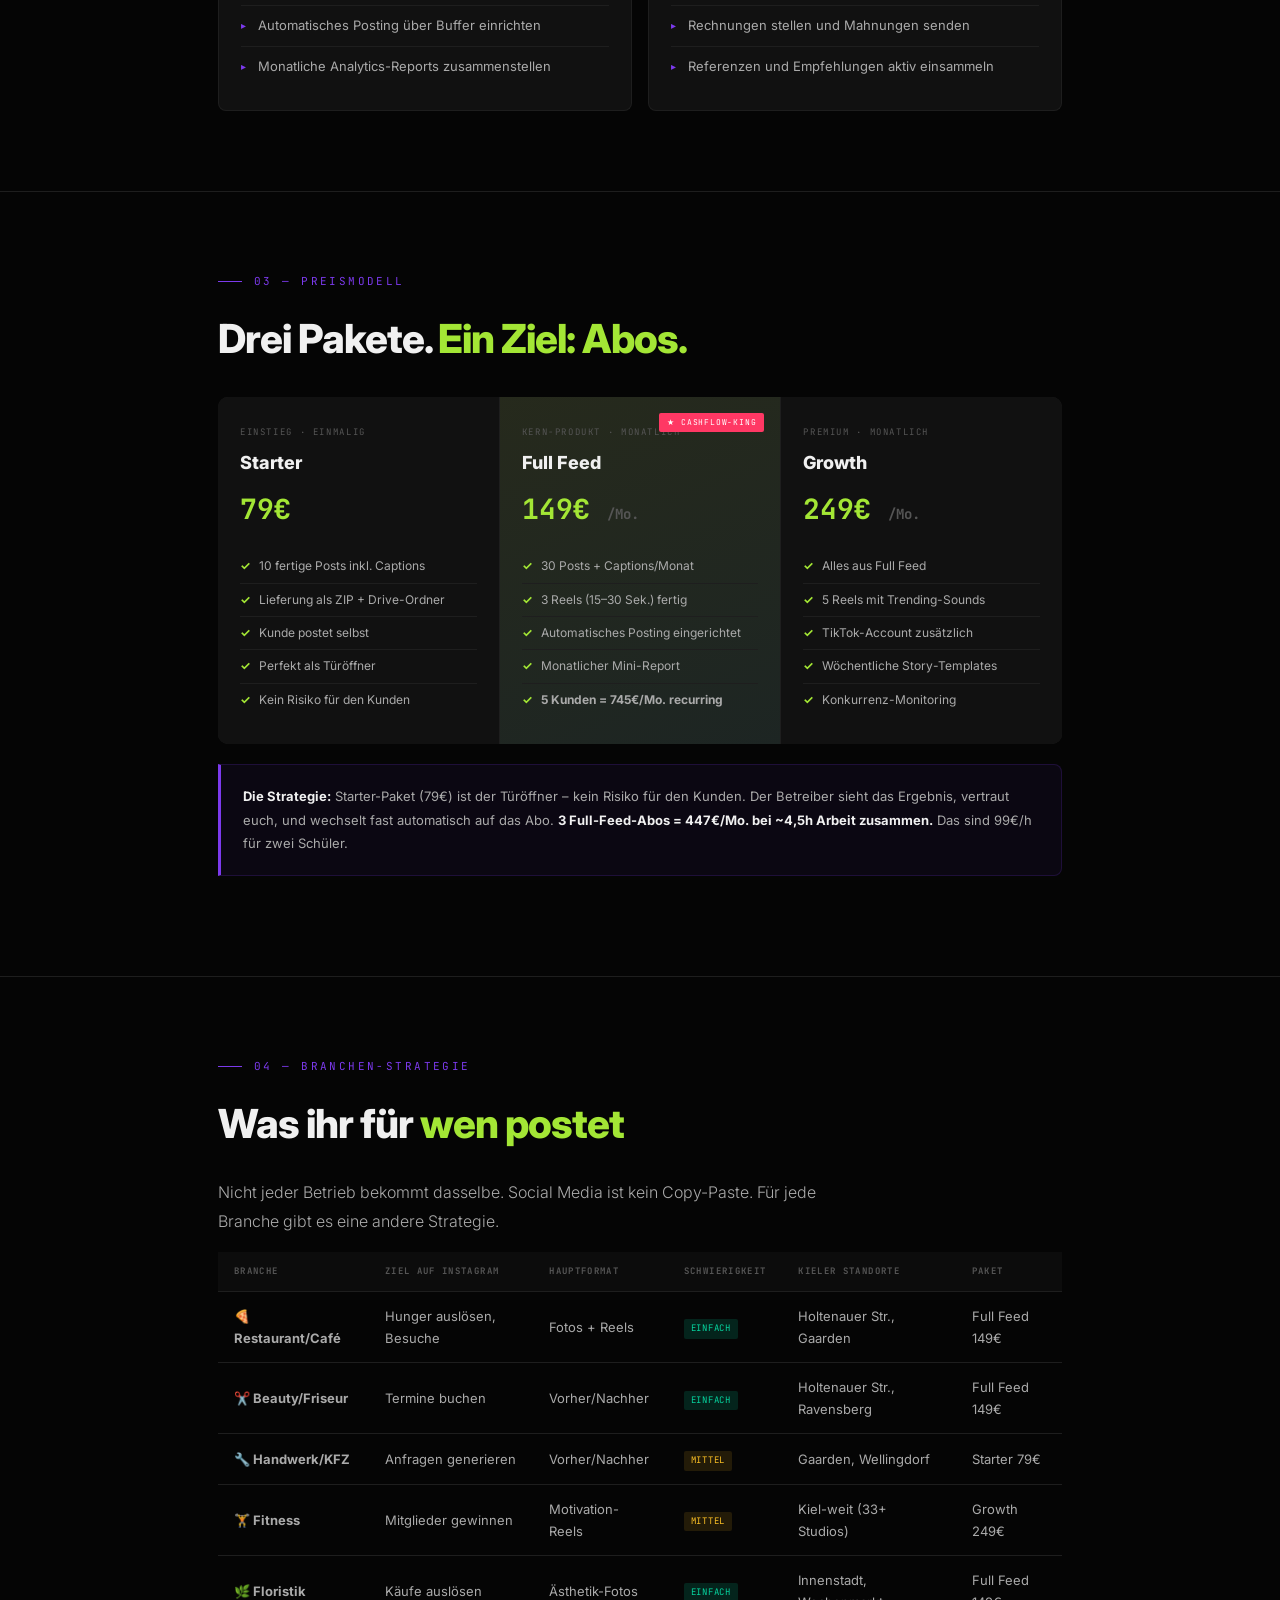
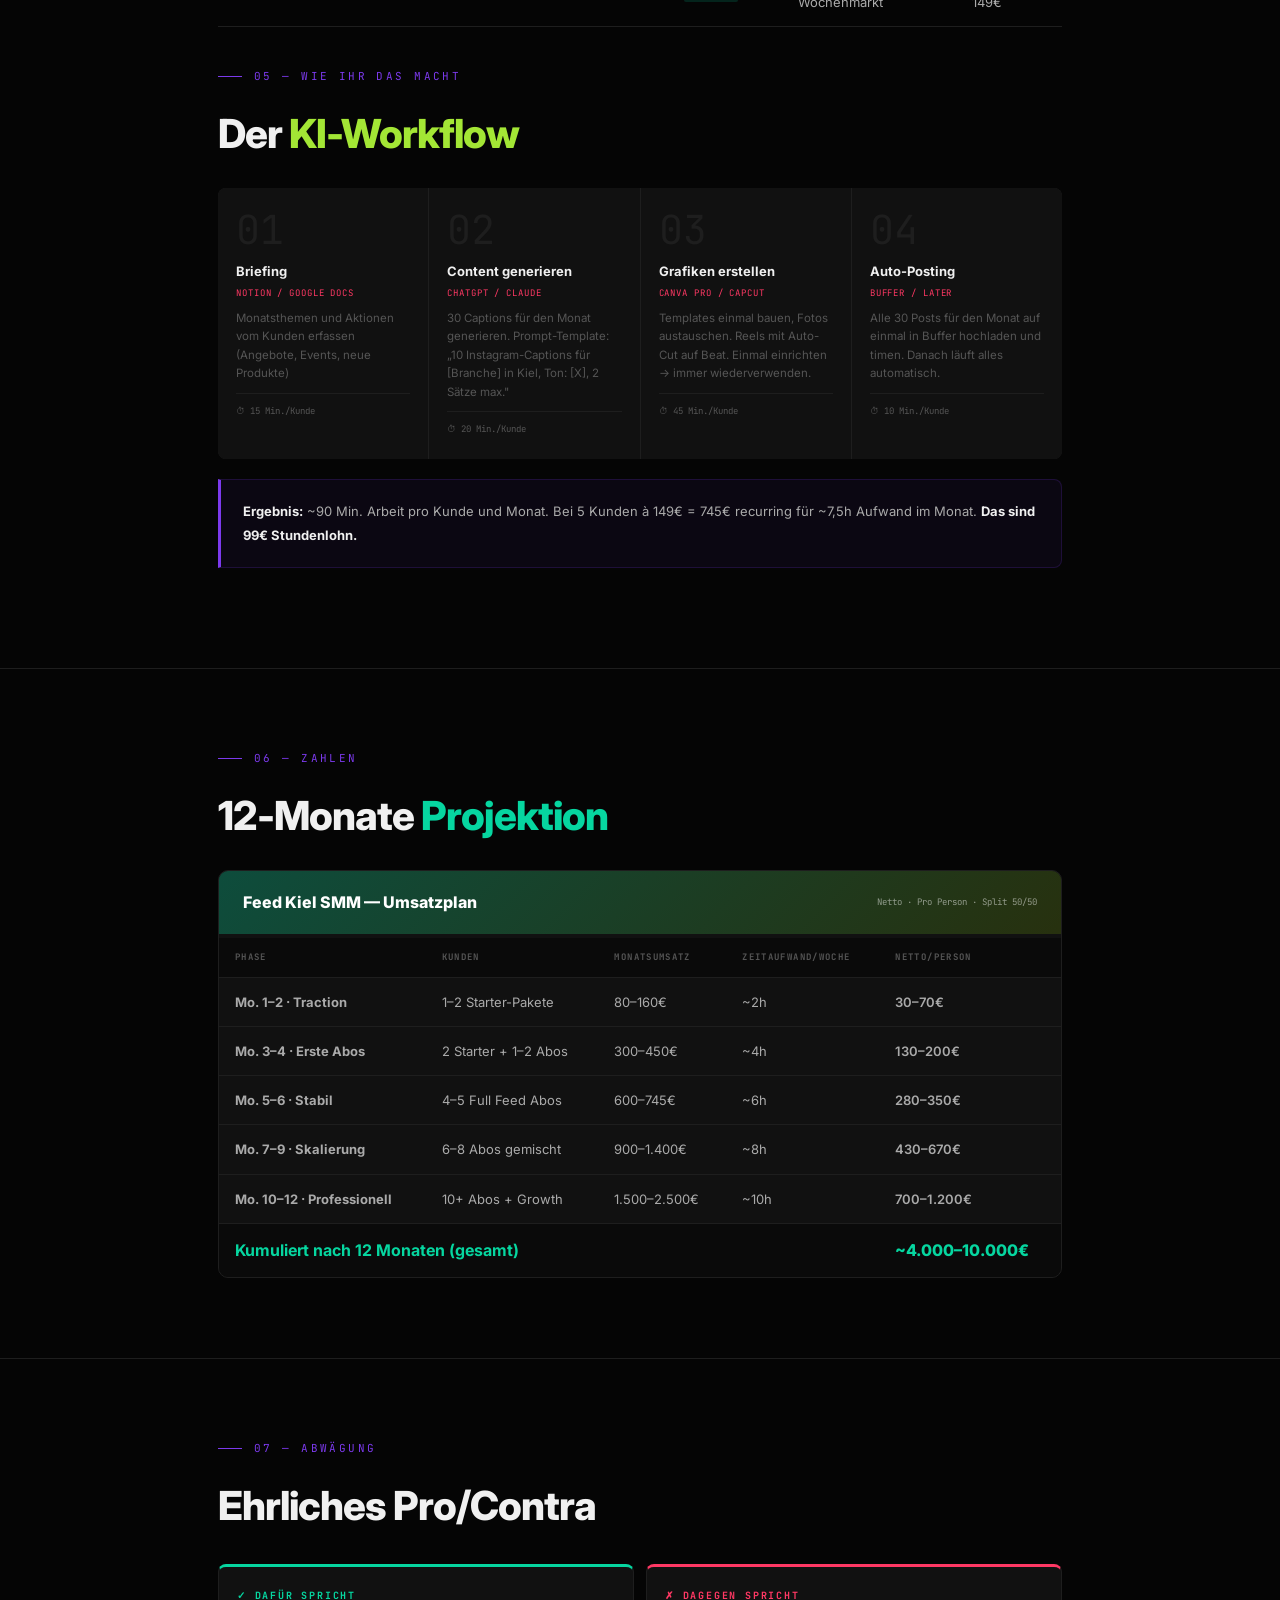
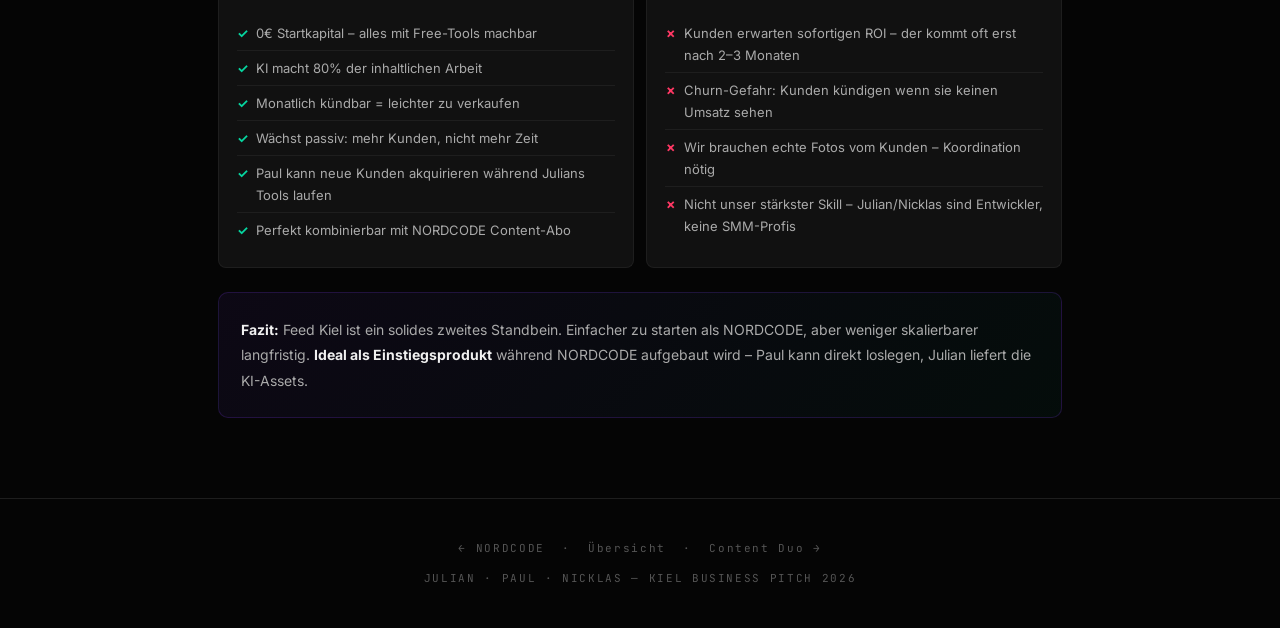
<file: feedkiel.html>
<!DOCTYPE html>
<html lang="de">

<head>
    <meta charset="UTF-8">
    <meta name="viewport" content="width=device-width, initial-scale=1.0">
    <title>Feed Kiel SMM – Business Plan 2026</title>
    <link rel="stylesheet" href="shared.css">
    <style>
        .pakete {
            display: grid;
            grid-template-columns: repeat(3, 1fr);
            gap: 1px;
            background: var(--border);
            border-radius: 10px;
            overflow: hidden;
            margin-top: 24px;
        }

        .paket {
            background: var(--card);
            padding: 28px 22px;
            position: relative;
            transition: background .2s;
        }

        .paket:hover {
            background: var(--card-h);
        }

        .paket.star {
            background: linear-gradient(160deg, rgba(166, 230, 0, .06), rgba(6, 214, 160, .04));
        }

        .p-lbl {
            font-family: 'JetBrains Mono', monospace;
            font-size: 9px;
            letter-spacing: .18em;
            text-transform: uppercase;
            color: var(--muted);
            margin-bottom: 8px;
        }

        .p-title {
            font-size: 18px;
            font-weight: 800;
            color: var(--text);
            margin-bottom: 6px;
        }

        .p-price {
            font-family: 'JetBrains Mono', monospace;
            font-size: 28px;
            font-weight: 700;
            color: var(--lime);
            margin-bottom: 18px;
            display: block;
        }

        .p-badge {
            position: absolute;
            top: 16px;
            right: 16px;
            background: var(--pink);
            color: #fff;
            font-family: 'JetBrains Mono', monospace;
            font-size: 8px;
            letter-spacing: .1em;
            text-transform: uppercase;
            padding: 3px 8px;
            border-radius: 2px;
        }

        .plist {
            list-style: none;
        }

        .plist li {
            font-size: 12px;
            color: var(--text2);
            padding: 6px 0;
            border-bottom: 1px solid var(--border);
            display: flex;
            gap: 8px;
        }

        .plist li::before {
            content: '✓';
            color: var(--lime);
            flex-shrink: 0;
            font-weight: 700;
        }

        .plist li:last-child {
            border-bottom: none;
        }

        .wf {
            display: grid;
            grid-template-columns: repeat(4, 1fr);
            gap: 1px;
            background: var(--border);
            border-radius: 8px;
            overflow: hidden;
            margin-top: 16px;
        }

        .wf-step {
            background: var(--card);
            padding: 22px 18px;
            transition: background .2s;
        }

        .wf-step:hover {
            background: var(--card-h);
        }

        .wf-n {
            font-family: 'JetBrains Mono', monospace;
            font-size: 40px;
            color: var(--border);
            line-height: 1;
            margin-bottom: 10px;
        }

        .wf-title {
            font-size: 13px;
            font-weight: 700;
            color: var(--text);
            margin-bottom: 4px;
        }

        .wf-tool {
            font-family: 'JetBrains Mono', monospace;
            font-size: 9px;
            color: var(--pink);
            letter-spacing: .1em;
            text-transform: uppercase;
            margin-bottom: 8px;
        }

        .wf-desc {
            font-size: 11.5px;
            color: var(--muted);
            line-height: 1.6;
        }

        .wf-time {
            font-family: 'JetBrains Mono', monospace;
            font-size: 9px;
            color: var(--muted);
            margin-top: 10px;
            padding-top: 10px;
            border-top: 1px solid var(--border);
        }

        .branchen-table {
            width: 100%;
            border-collapse: collapse;
            margin-top: 16px;
        }

        .branchen-table th {
            background: var(--surface);
            padding: 12px 16px;
            text-align: left;
            font-family: 'JetBrains Mono', monospace;
            font-size: 9px;
            letter-spacing: .15em;
            text-transform: uppercase;
            color: var(--muted);
            border-bottom: 1px solid var(--border);
        }

        .branchen-table td {
            padding: 13px 16px;
            font-size: 13px;
            border-bottom: 1px solid var(--border);
            color: var(--text2);
        }

        .branchen-table tr:hover td {
            background: #0d0d0d;
        }

        .diff {
            display: inline-block;
            font-family: 'JetBrains Mono', monospace;
            font-size: 9px;
            padding: 2px 7px;
            letter-spacing: .08em;
            text-transform: uppercase;
            border-radius: 2px;
        }

        .easy {
            background: rgba(6, 214, 160, .15);
            color: var(--green);
        }

        .med {
            background: rgba(251, 191, 36, .12);
            color: var(--yellow);
        }

        .stars-g {
            color: var(--green);
        }

        @media(max-width:640px) {

            .pakete,
            .wf {
                grid-template-columns: 1fr;
            }
        }
    </style>
</head>

<body>
    <div class="progress-bar" id="progressBar"></div>
    <nav id="nav">
        <a href="index.html" class="nav-logo">← PITCH '26</a>
        <div class="nav-links">
            <a href="index.html">Übersicht</a>
            <a href="nordcode.html">NORDCODE</a>
            <a href="feedkiel.html" class="active">Feed Kiel</a>
            <a href="contentduo.html">Content</a>
            <a href="microvend.html">MicroVend</a>
            <a href="kielclean.html">KielClean</a>
        </div>
    </nav>

    <div class="page-hero"
        style="min-height:55vh;display:flex;flex-direction:column;justify-content:flex-end;padding:120px 28px 48px;position:relative;overflow:hidden;background:linear-gradient(160deg,#080508 0%,#05050a 100%);">
        <div class="hero-bg-num" style="color:var(--green)">02</div>
        <div style="max-width:900px;margin:0 auto;width:100%;position:relative;z-index:1;">
            <a href="index.html" class="back-link">← Zurück zur Übersicht</a>
            <span class="rank-badge"
                style="background:rgba(6,214,160,.1);color:var(--green);border:1px solid rgba(6,214,160,.25);">🌱 Platz
                2 — Recurring Revenue Machine</span>
            <h1><span style="color:var(--green)">FEED</span><br><span style="color:var(--lime)">KIEL</span><br><span
                    style="color:var(--muted);font-size:.5em;letter-spacing:-1px">SMM AGENCY</span></h1>
            <p class="lead" style="max-width:580px;margin-bottom:16px">KI-gestütztes Social Media Management für Kieler
                Kleinbetriebe. Was früher ein 3-Mann-Team in einer Woche erledigte, machen wir zu zweit in <strong>90
                    Minuten</strong>. Das ist unsere Marge.</p>
            <div class="kpi-strip">
                <div class="kpi">
                    <div class="kpi-v" style="color:var(--green)">0€</div>
                    <div class="kpi-l">Startkapital</div>
                </div>
                <div class="kpi">
                    <div class="kpi-v" style="color:var(--lime)">Tag 7</div>
                    <div class="kpi-l">Erster Auftrag</div>
                </div>
                <div class="kpi">
                    <div class="kpi-v" style="color:var(--cyan)">745€</div>
                    <div class="kpi-l">5 Kunden × 149€</div>
                </div>
                <div class="kpi">
                    <div class="kpi-v" style="color:var(--yellow)">6h</div>
                    <div class="kpi-l">Aufwand/Woche</div>
                </div>
                <div class="kpi">
                    <div class="kpi-v" style="color:var(--green)">400€</div>
                    <div class="kpi-l">Ziel/Person Mo.6</div>
                </div>
            </div>
        </div>
    </div>

    <!-- WARUM -->
    <div class="sec-inner">
        <div class="eyebrow">01 — Das Modell</div>
        <h2>Warum das in Kiel <span style="color:var(--green)">funktioniert</span></h2>
        <div class="g2">
            <div class="card">
                <h3 style="color:var(--lime)">Die Lücke im Markt</h3>
                <p style="font-size:13px;color:var(--text2);line-height:1.8">Kieler Kleinbetriebe wissen, dass sie auf
                    Instagram präsent sein müssen. Die meisten tun es trotzdem nicht – weil sie <strong
                        style="color:var(--text)">keine Zeit, kein Know-How und kein Budget für eine Agentur</strong>
                    haben. Eine klassische Social-Media-Agentur kostet <strong
                        style="color:var(--text)">800–3.000€/Mo.</strong> Das ist für ein Café in Gaarden
                    undenkbar.<br><br>Wir kommen mit 79–249€/Monat. Das ist weniger als eine Anzeige in der Kieler
                    Nachrichten.</p>
            </div>
            <div class="card">
                <h3 style="color:var(--lime)">Der KI-Hebel</h3>
                <p style="font-size:13px;color:var(--text2);line-height:1.8">Der entscheidende Unterschied zu anderen
                    Schüler-Agenturen: wir nutzen KI für den Content. <strong style="color:var(--text)">ChatGPT, Claude,
                        Canva AI.</strong> Was früher ein Team von 3 Leuten in einer Woche erledigte, machen wir zu
                    zweit in 90 Minuten.<br><br>Bei 5 Kunden à 149€/Mo. = <strong style="color:var(--lime)">745€
                        recurring</strong> bei ~6h echter Arbeit pro Woche. Der Rest läuft automatisch über Buffer.</p>
            </div>
        </div>

        <!-- ROLLEN -->
        <div style="margin-top:40px">
            <div class="eyebrow">02 — Wer macht was</div>
            <h2>Rollen im <span style="color:var(--green)">Feed Kiel Team</span></h2>
            <div class="g2">
                <div class="card" style="border-top:3px solid var(--lime)">
                    <h3 style="color:var(--lime)">DU + NICKLAS — THE ENGINE</h3>
                    <div
                        style="font-family:'JetBrains Mono',monospace;font-size:10px;color:var(--muted);margin-bottom:16px">
                        KI · Content · Editing · Automatisierung</div>
                    <ul class="rich-list">
                        <li>Monatliche Content-Pakete per KI generieren (30 Posts in 90 Min.)</li>
                        <li>Grafiken & Reels in Canva Pro erstellen und bearbeiten</li>
                        <li>Captions mit ChatGPT schreiben & optimieren</li>
                        <li>Content-Kalender in Notion pro Kunde pflegen</li>
                        <li>Automatisches Posting über Buffer einrichten</li>
                        <li>Monatliche Analytics-Reports zusammenstellen</li>
                    </ul>
                </div>
                <div class="card" style="border-top:3px solid var(--green)">
                    <h3 style="color:var(--green)">PAUL — THE FACE</h3>
                    <div
                        style="font-family:'JetBrains Mono',monospace;font-size:10px;color:var(--muted);margin-bottom:16px">
                        Akquise · Kundenpflege · Kommunikation</div>
                    <ul class="rich-list">
                        <li>Kieler Betriebe direkt ansprechen – immer persönlich</li>
                        <li>WhatsApp-Kanal: täglich für alle Kunden erreichbar</li>
                        <li>Monatliche Check-ins per Anruf (15 Min. pro Kunde)</li>
                        <li>Neue Kunden scouten: Gaarden, Holtenauer Str., Innenstadt</li>
                        <li>Rechnungen stellen und Mahnungen senden</li>
                        <li>Referenzen und Empfehlungen aktiv einsammeln</li>
                    </ul>
                </div>
            </div>
        </div>
    </div>

    <div class="section-divider"></div>

    <!-- PAKETE -->
    <div class="sec-inner">
        <div class="eyebrow">03 — Preismodell</div>
        <h2>Drei Pakete. <span style="color:var(--lime)">Ein Ziel: Abos.</span></h2>
        <div class="pakete">
            <div class="paket">
                <div class="p-lbl">Einstieg · Einmalig</div>
                <div class="p-title">Starter</div>
                <span class="p-price">79€</span>
                <ul class="plist">
                    <li>10 fertige Posts inkl. Captions</li>
                    <li>Lieferung als ZIP + Drive-Ordner</li>
                    <li>Kunde postet selbst</li>
                    <li>Perfekt als Türöffner</li>
                    <li>Kein Risiko für den Kunden</li>
                </ul>
            </div>
            <div class="paket star">
                <div class="p-badge">★ Cashflow-King</div>
                <div class="p-lbl">Kern-Produkt · Monatlich</div>
                <div class="p-title">Full Feed</div>
                <span class="p-price">149€ <span style="font-size:14px;color:var(--muted)">/Mo.</span></span>
                <ul class="plist">
                    <li>30 Posts + Captions/Monat</li>
                    <li>3 Reels (15–30 Sek.) fertig</li>
                    <li>Automatisches Posting eingerichtet</li>
                    <li>Monatlicher Mini-Report</li>
                    <li><strong>5 Kunden = 745€/Mo. recurring</strong></li>
                </ul>
            </div>
            <div class="paket">
                <div class="p-lbl">Premium · Monatlich</div>
                <div class="p-title">Growth</div>
                <span class="p-price">249€ <span style="font-size:14px;color:var(--muted)">/Mo.</span></span>
                <ul class="plist">
                    <li>Alles aus Full Feed</li>
                    <li>5 Reels mit Trending-Sounds</li>
                    <li>TikTok-Account zusätzlich</li>
                    <li>Wöchentliche Story-Templates</li>
                    <li>Konkurrenz-Monitoring</li>
                </ul>
            </div>
        </div>
        <div class="callout">
            <p><strong>Die Strategie:</strong> Starter-Paket (79€) ist der Türöffner – kein Risiko für den Kunden. Der
                Betreiber sieht das Ergebnis, vertraut euch, und wechselt fast automatisch auf das Abo. <strong>3
                    Full-Feed-Abos = 447€/Mo. bei ~4,5h Arbeit zusammen.</strong> Das sind 99€/h für zwei Schüler.</p>
        </div>
    </div>

    <div class="section-divider"></div>

    <!-- BRANCHE TABLE -->
    <div class="sec-inner">
        <div class="eyebrow">04 — Branchen-Strategie</div>
        <h2>Was ihr für <span style="color:var(--lime)">wen postet</span></h2>
        <p class="lead" style="max-width:600px;margin-bottom:0">Nicht jeder Betrieb bekommt dasselbe. Social Media ist
            kein Copy-Paste. Für jede Branche gibt es eine andere Strategie.</p>
        <table class="branchen-table">
            <thead>
                <tr>
                    <th>Branche</th>
                    <th>Ziel auf Instagram</th>
                    <th>Hauptformat</th>
                    <th>Schwierigkeit</th>
                    <th>Kieler Standorte</th>
                    <th>Paket</th>
                </tr>
            </thead>
            <tbody>
                <tr>
                    <td><strong>🍕 Restaurant/Café</strong></td>
                    <td>Hunger auslösen, Besuche</td>
                    <td>Fotos + Reels</td>
                    <td><span class="diff easy">Einfach</span></td>
                    <td>Holtenauer Str., Gaarden</td>
                    <td>Full Feed 149€</td>
                </tr>
                <tr>
                    <td><strong>✂️ Beauty/Friseur</strong></td>
                    <td>Termine buchen</td>
                    <td>Vorher/Nachher</td>
                    <td><span class="diff easy">Einfach</span></td>
                    <td>Holtenauer Str., Ravensberg</td>
                    <td>Full Feed 149€</td>
                </tr>
                <tr>
                    <td><strong>🔧 Handwerk/KFZ</strong></td>
                    <td>Anfragen generieren</td>
                    <td>Vorher/Nachher</td>
                    <td><span class="diff med">Mittel</span></td>
                    <td>Gaarden, Wellingdorf</td>
                    <td>Starter 79€</td>
                </tr>
                <tr>
                    <td><strong>🏋️ Fitness</strong></td>
                    <td>Mitglieder gewinnen</td>
                    <td>Motivation-Reels</td>
                    <td><span class="diff med">Mittel</span></td>
                    <td>Kiel-weit (33+ Studios)</td>
                    <td>Growth 249€</td>
                </tr>
                <tr>
                    <td><strong>🌿 Floristik</strong></td>
                    <td>Käufe auslösen</td>
                    <td>Ästhetik-Fotos</td>
                    <td><span class="diff easy">Einfach</span></td>
                    <td>Innenstadt, Wochenmarkt</td>
                    <td>Full Feed 149€</td>
                </tr>
            </tbody>
        </table>

        <!-- KI WORKFLOW -->
        <div style="margin-top:40px">
            <div class="eyebrow">05 — Wie ihr das macht</div>
            <h2>Der <span style="color:var(--lime)">KI-Workflow</span></h2>
            <div class="wf">
                <div class="wf-step">
                    <div class="wf-n">01</div>
                    <div class="wf-title">Briefing</div>
                    <div class="wf-tool">Notion / Google Docs</div>
                    <div class="wf-desc">Monatsthemen und Aktionen vom Kunden erfassen (Angebote, Events, neue Produkte)
                    </div>
                    <div class="wf-time">⏱ 15 Min./Kunde</div>
                </div>
                <div class="wf-step">
                    <div class="wf-n">02</div>
                    <div class="wf-title">Content generieren</div>
                    <div class="wf-tool">ChatGPT / Claude</div>
                    <div class="wf-desc">30 Captions für den Monat generieren. Prompt-Template: „10 Instagram-Captions
                        für [Branche] in Kiel, Ton: [X], 2 Sätze max."</div>
                    <div class="wf-time">⏱ 20 Min./Kunde</div>
                </div>
                <div class="wf-step">
                    <div class="wf-n">03</div>
                    <div class="wf-title">Grafiken erstellen</div>
                    <div class="wf-tool">Canva Pro / CapCut</div>
                    <div class="wf-desc">Templates einmal bauen, Fotos austauschen. Reels mit Auto-Cut auf Beat. Einmal
                        einrichten → immer wiederverwenden.</div>
                    <div class="wf-time">⏱ 45 Min./Kunde</div>
                </div>
                <div class="wf-step">
                    <div class="wf-n">04</div>
                    <div class="wf-title">Auto-Posting</div>
                    <div class="wf-tool">Buffer / Later</div>
                    <div class="wf-desc">Alle 30 Posts für den Monat auf einmal in Buffer hochladen und timen. Danach
                        läuft alles automatisch.</div>
                    <div class="wf-time">⏱ 10 Min./Kunde</div>
                </div>
            </div>
            <div class="callout">
                <p><strong>Ergebnis:</strong> ~90 Min. Arbeit pro Kunde und Monat. Bei 5 Kunden à 149€ = 745€ recurring
                    für ~7,5h Aufwand im Monat. <strong>Das sind 99€ Stundenlohn.</strong></p>
            </div>
        </div>
    </div>

    <div class="section-divider"></div>

    <!-- FINANZEN -->
    <div class="sec-inner">
        <div class="eyebrow">06 — Zahlen</div>
        <h2>12-Monate <span style="color:var(--green)">Projektion</span></h2>
        <div style="background:var(--card);border:1px solid var(--border);border-radius:10px;overflow:hidden;">
            <div
                style="background:linear-gradient(135deg,rgba(6,214,160,.3),rgba(166,230,0,.15));padding:18px 24px;display:flex;justify-content:space-between;align-items:center;">
                <span style="font-size:16px;font-weight:800;color:#fff">Feed Kiel SMM — Umsatzplan</span>
                <span style="font-family:'JetBrains Mono',monospace;font-size:9px;color:rgba(255,255,255,.5)">Netto ·
                    Pro Person · Split 50/50</span>
            </div>
            <table class="ftable">
                <thead>
                    <tr>
                        <th>Phase</th>
                        <th>Kunden</th>
                        <th>Monatsumsatz</th>
                        <th>Zeitaufwand/Woche</th>
                        <th>Netto/Person</th>
                    </tr>
                </thead>
                <tbody>
                    <tr>
                        <td><strong>Mo. 1–2 · Traction</strong></td>
                        <td>1–2 Starter-Pakete</td>
                        <td>80–160€</td>
                        <td>~2h</td>
                        <td class="pos">30–70€</td>
                    </tr>
                    <tr>
                        <td><strong>Mo. 3–4 · Erste Abos</strong></td>
                        <td>2 Starter + 1–2 Abos</td>
                        <td>300–450€</td>
                        <td>~4h</td>
                        <td class="pos">130–200€</td>
                    </tr>
                    <tr>
                        <td><strong>Mo. 5–6 · Stabil</strong></td>
                        <td>4–5 Full Feed Abos</td>
                        <td>600–745€</td>
                        <td>~6h</td>
                        <td class="pos">280–350€</td>
                    </tr>
                    <tr>
                        <td><strong>Mo. 7–9 · Skalierung</strong></td>
                        <td>6–8 Abos gemischt</td>
                        <td>900–1.400€</td>
                        <td>~8h</td>
                        <td class="pos">430–670€</td>
                    </tr>
                    <tr>
                        <td><strong>Mo. 10–12 · Professionell</strong></td>
                        <td>10+ Abos + Growth</td>
                        <td>1.500–2.500€</td>
                        <td>~10h</td>
                        <td class="pos">700–1.200€</td>
                    </tr>
                    <tr class="total">
                        <td colspan="4"><strong>Kumuliert nach 12 Monaten (gesamt)</strong></td>
                        <td>~4.000–10.000€</td>
                    </tr>
                </tbody>
            </table>
        </div>
    </div>

    <div class="section-divider"></div>

    <!-- PRO/CON -->
    <div class="sec-inner">
        <div class="eyebrow">07 — Abwägung</div>
        <h2>Ehrliches <span style="color:var(--text)">Pro/Contra</span></h2>
        <div class="procon">
            <div class="pro-box" style="border-top-color:var(--green)">
                <h4 style="color:var(--green)">✓ Dafür spricht</h4>
                <ul>
                    <li>0€ Startkapital – alles mit Free-Tools machbar</li>
                    <li>KI macht 80% der inhaltlichen Arbeit</li>
                    <li>Monatlich kündbar = leichter zu verkaufen</li>
                    <li>Wächst passiv: mehr Kunden, nicht mehr Zeit</li>
                    <li>Paul kann neue Kunden akquirieren während Julians Tools laufen</li>
                    <li>Perfekt kombinierbar mit NORDCODE Content-Abo</li>
                </ul>
            </div>
            <div class="con-box">
                <h4>✗ Dagegen spricht</h4>
                <ul>
                    <li>Kunden erwarten sofortigen ROI – der kommt oft erst nach 2–3 Monaten</li>
                    <li>Churn-Gefahr: Kunden kündigen wenn sie keinen Umsatz sehen</li>
                    <li>Wir brauchen echte Fotos vom Kunden – Koordination nötig</li>
                    <li>Nicht unser stärkster Skill – Julian/Nicklas sind Entwickler, keine SMM-Profis</li>
                </ul>
            </div>
        </div>
        <div class="verdict">
            <p><strong>Fazit:</strong> Feed Kiel ist ein solides zweites Standbein. Einfacher zu starten als NORDCODE,
                aber weniger skalierbarer langfristig. <strong>Ideal als Einstiegsprodukt</strong> während NORDCODE
                aufgebaut wird – Paul kann direkt loslegen, Julian liefert die KI-Assets.</p>
        </div>
    </div>

    <footer>
        <div style="margin-bottom:12px"><a href="nordcode.html">← NORDCODE</a> &nbsp;·&nbsp; <a
                href="index.html">Übersicht</a> &nbsp;·&nbsp; <a href="contentduo.html">Content Duo →</a></div>
        JULIAN · PAUL · NICKLAS — KIEL BUSINESS PITCH 2026
    </footer>

    <script>
        window.addEventListener('scroll', () => {
            const p = window.scrollY / (document.documentElement.scrollHeight - window.innerHeight) * 100;
            document.getElementById('progressBar').style.width = p + '%';
            document.getElementById('nav').classList.toggle('scrolled', window.scrollY > 40);
        });
    </script>
</body>

</html>
</file>
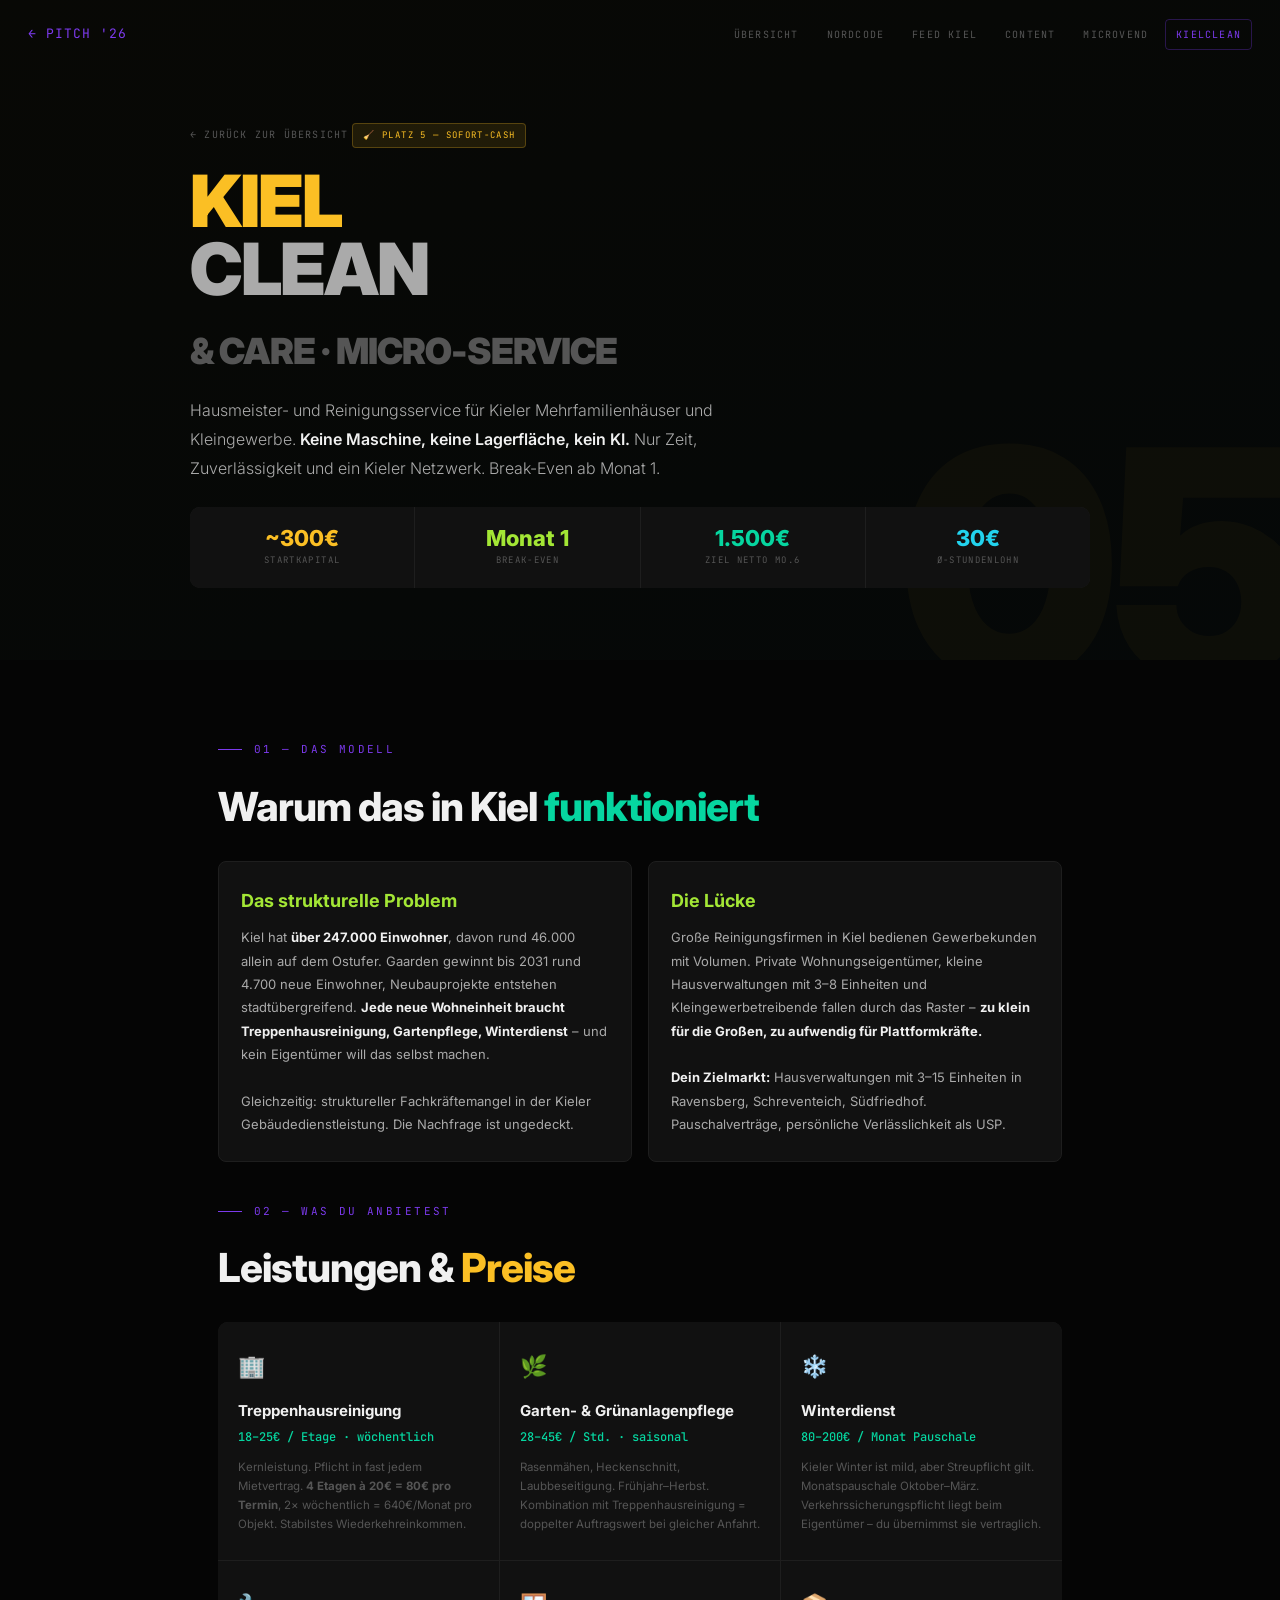
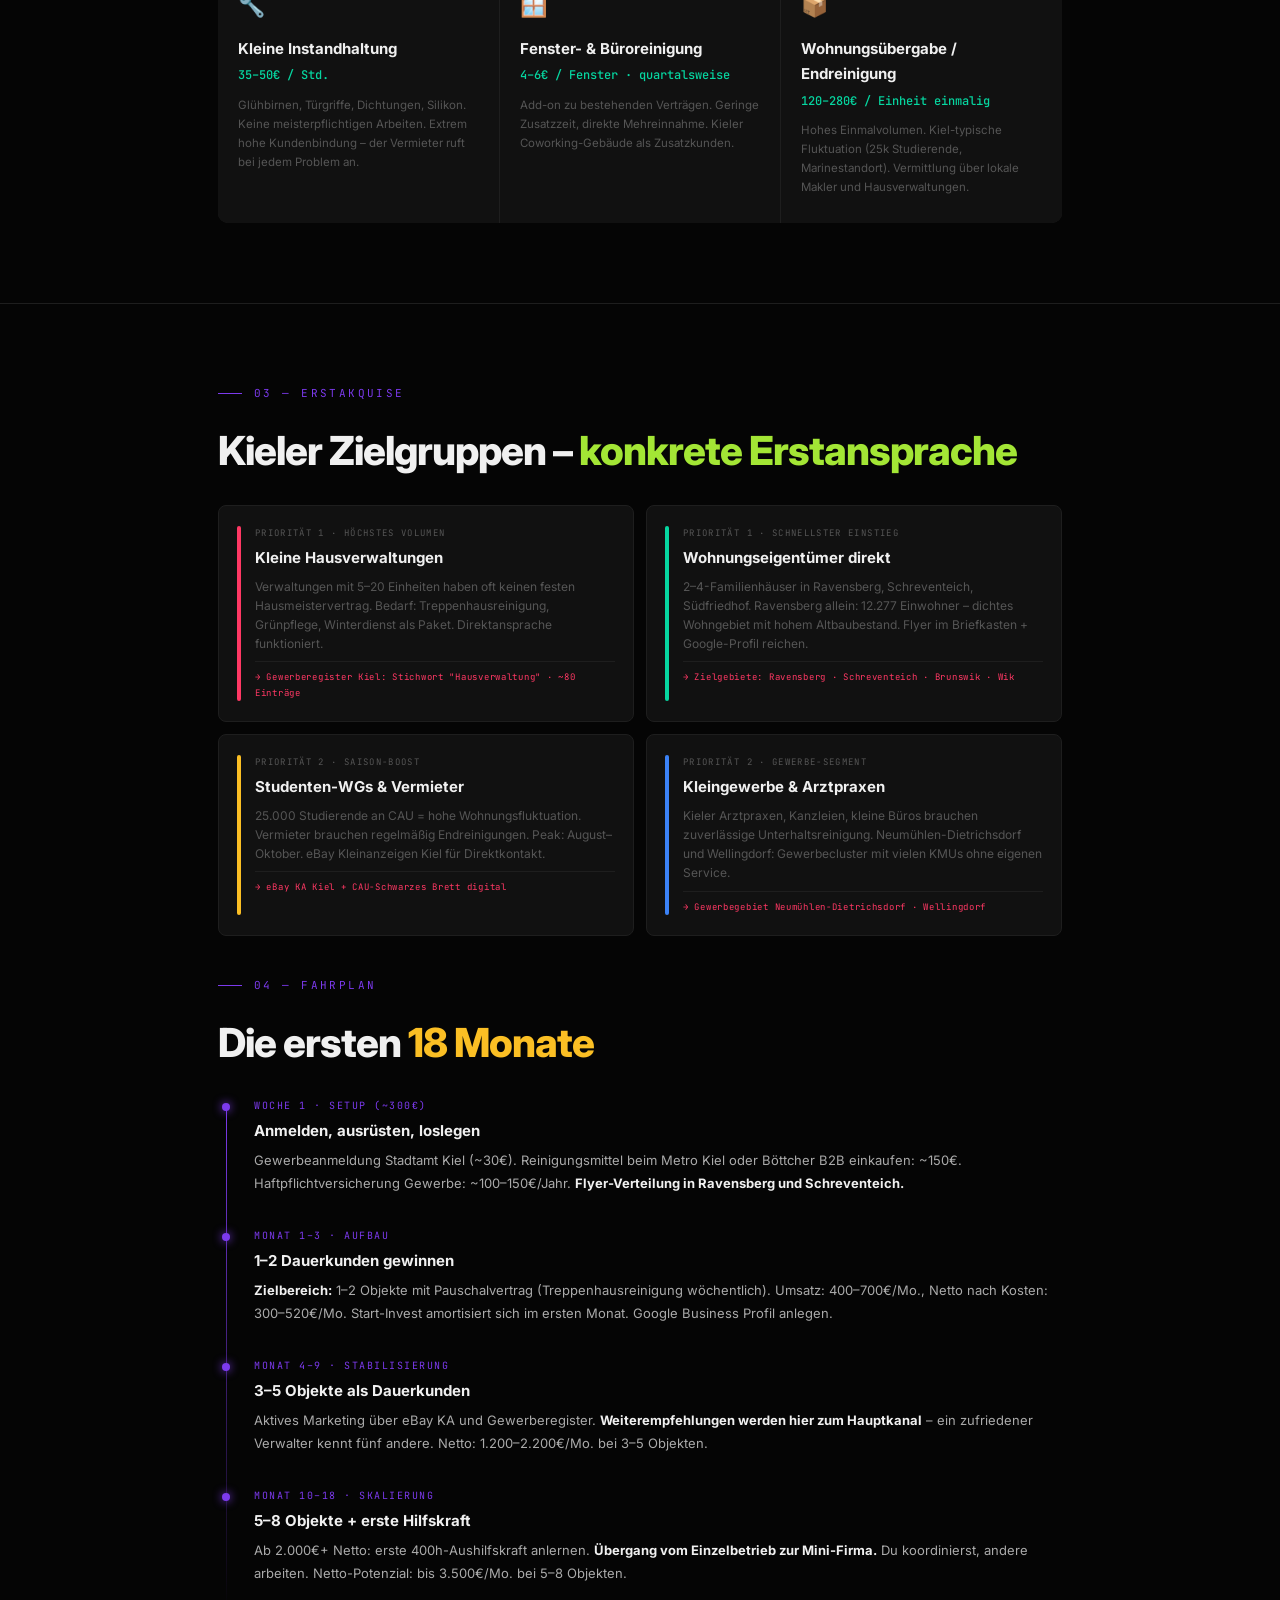
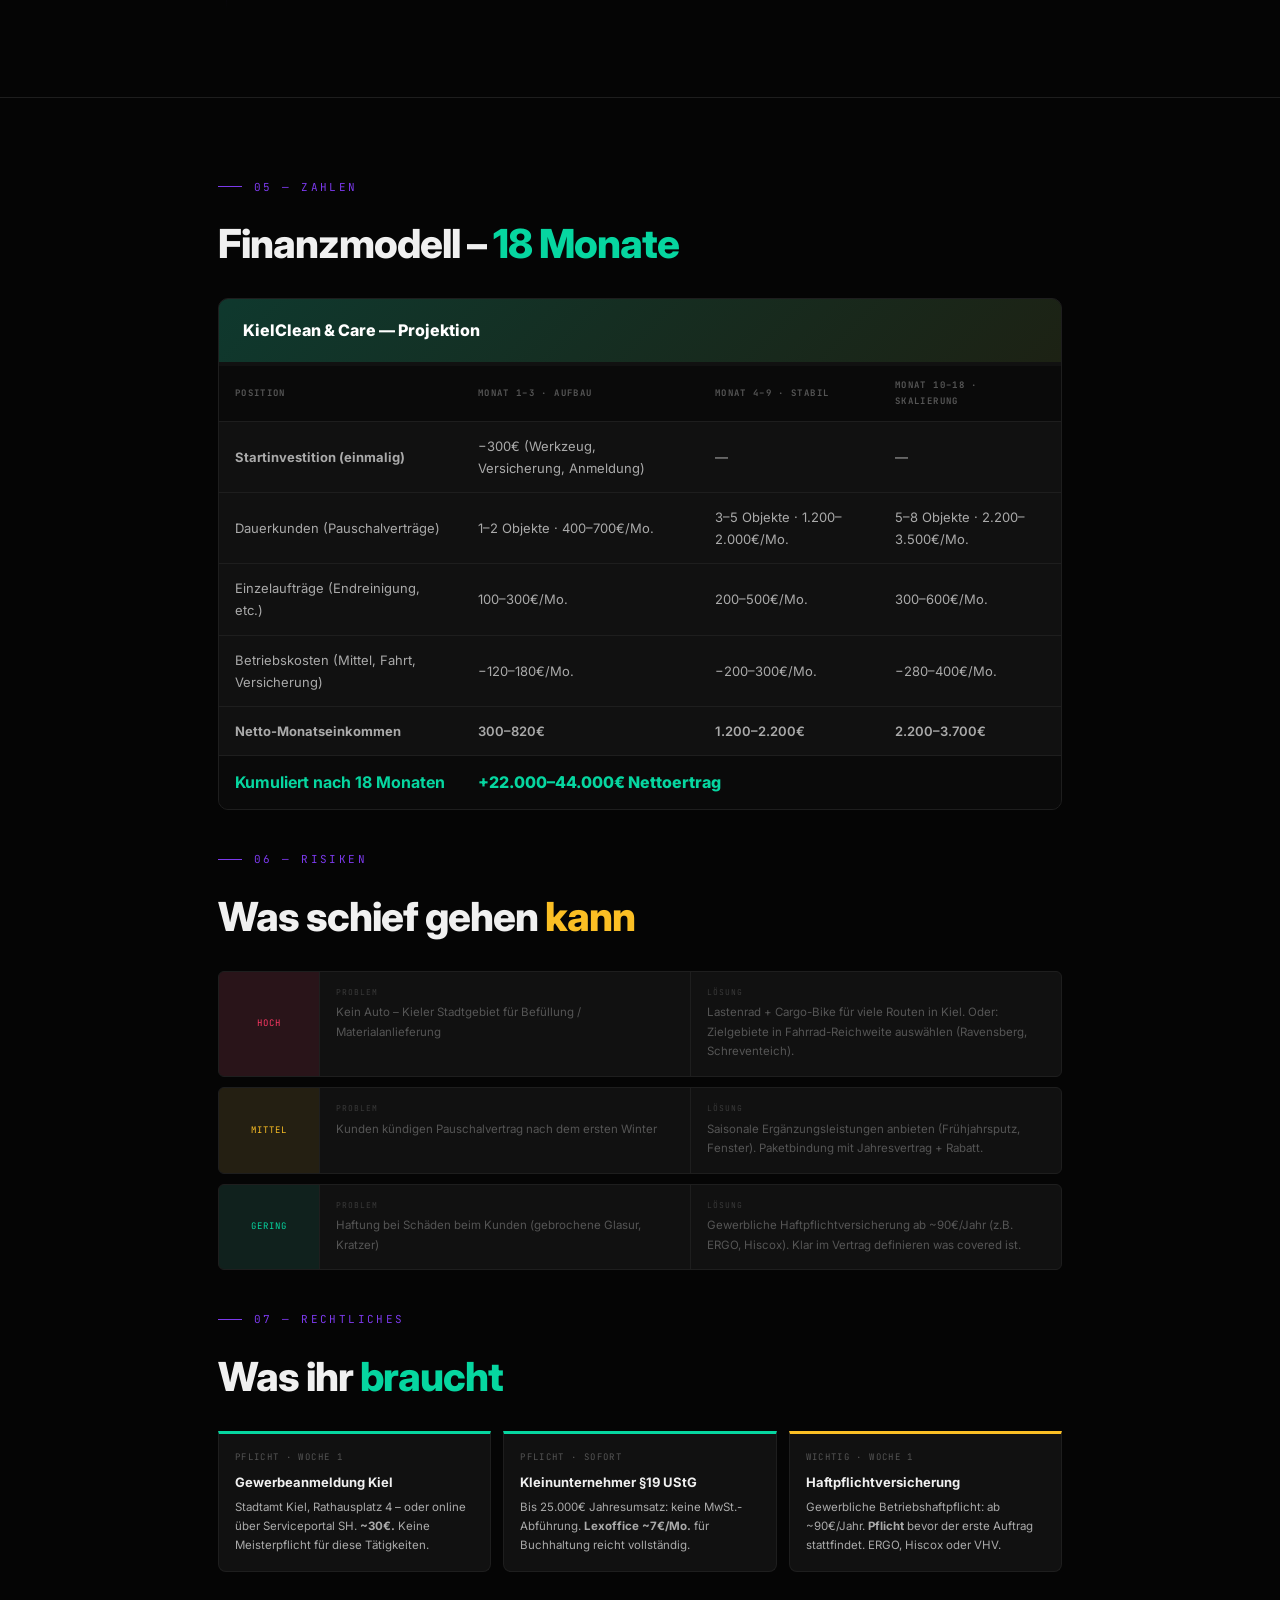
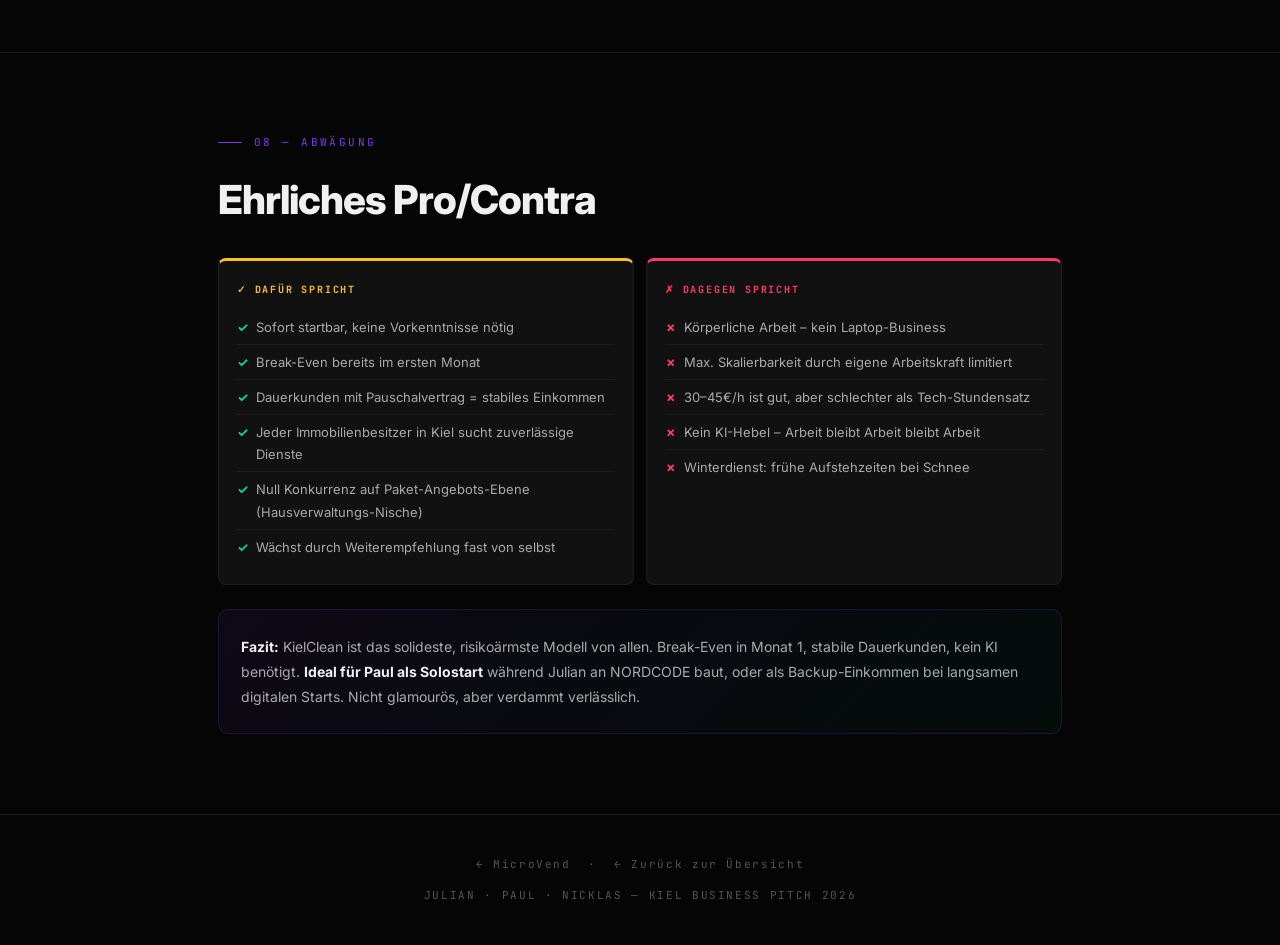
<file: kielclean.html>
<!DOCTYPE html>
<html lang="de">

<head>
    <meta charset="UTF-8">
    <meta name="viewport" content="width=device-width, initial-scale=1.0">
    <title>KielClean & Care – Business Plan 2026</title>
    <link rel="stylesheet" href="shared.css">
    <style>
        .svcs {
            display: grid;
            grid-template-columns: repeat(3, 1fr);
            gap: 1px;
            background: var(--border);
            border-radius: 10px;
            overflow: hidden;
            margin-top: 20px;
        }

        .svc {
            background: var(--card);
            padding: 26px 20px;
            transition: background .2s;
        }

        .svc:hover {
            background: var(--card-h);
        }

        .svc-icon {
            font-size: 22px;
            margin-bottom: 12px;
            display: block;
        }

        .svc-name {
            font-size: 15px;
            font-weight: 700;
            color: var(--text);
            margin-bottom: 4px;
        }

        .svc-price {
            font-family: 'JetBrains Mono', monospace;
            font-size: 12px;
            color: var(--green);
            font-weight: 500;
            margin-bottom: 10px;
        }

        .svc p {
            font-size: 11.5px;
            color: var(--muted);
            line-height: 1.65;
        }

        .target-boxes {
            display: grid;
            grid-template-columns: repeat(2, 1fr);
            gap: 12px;
            margin-top: 20px;
        }

        .tb {
            background: var(--card);
            border: 1px solid var(--border);
            border-radius: 8px;
            padding: 20px 18px;
            display: grid;
            grid-template-columns: 4px 1fr;
            gap: 14px;
        }

        .tb-stripe {
            border-radius: 2px;
        }

        .tb-prio {
            font-family: 'JetBrains Mono', monospace;
            font-size: 9px;
            color: var(--muted);
            letter-spacing: .15em;
            text-transform: uppercase;
            margin-bottom: 4px;
        }

        .tb h3 {
            font-size: 15px;
            font-weight: 700;
            margin-bottom: 6px;
        }

        .tb p {
            font-size: 12px;
            color: var(--muted);
            line-height: 1.6;
        }

        .tb .kiel {
            margin-top: 8px;
            padding-top: 8px;
            border-top: 1px solid var(--border);
            font-family: 'JetBrains Mono', monospace;
            font-size: 9px;
            color: var(--pink);
            letter-spacing: .08em;
        }

        .risk-grid {
            display: flex;
            flex-direction: column;
            gap: 10px;
            margin-top: 20px;
        }

        .risk-row {
            display: grid;
            grid-template-columns: 100px 1fr 1fr;
            gap: 0;
            background: var(--card);
            border: 1px solid var(--border);
            border-radius: 6px;
            overflow: hidden;
        }

        .rlvl {
            padding: 14px;
            display: flex;
            align-items: center;
            justify-content: center;
            font-family: 'JetBrains Mono', monospace;
            font-size: 9px;
            letter-spacing: .1em;
            text-transform: uppercase;
            text-align: center;
        }

        .hoch {
            background: rgba(255, 56, 100, .1);
            color: var(--pink);
        }

        .mittel {
            background: rgba(251, 191, 36, .08);
            color: var(--yellow);
        }

        .low {
            background: rgba(6, 214, 160, .08);
            color: var(--green);
        }

        .rproblem,
        .rloesung {
            padding: 14px 16px;
            font-size: 11.5px;
            border-left: 1px solid var(--border);
            color: var(--muted);
        }

        .r-lbl {
            font-family: 'JetBrains Mono', monospace;
            font-size: 8px;
            color: var(--muted);
            text-transform: uppercase;
            letter-spacing: .12em;
            margin-bottom: 4px;
            opacity: .6;
        }

        .recht-g {
            display: grid;
            grid-template-columns: repeat(3, 1fr);
            gap: 12px;
            margin-top: 20px;
        }

        .r-box {
            background: var(--card);
            border: 1px solid var(--border);
            border-top: 3px solid var(--green);
            border-radius: 0 0 8px 8px;
            padding: 16px;
        }

        .r-box.w {
            border-top-color: var(--yellow);
        }

        .r-box.d {
            border-top-color: var(--pink);
        }

        .r-tag {
            font-family: 'JetBrains Mono', monospace;
            font-size: 9px;
            letter-spacing: .15em;
            text-transform: uppercase;
            color: var(--muted);
            margin-bottom: 6px;
        }

        .r-box h4 {
            font-size: 13px;
            font-weight: 700;
            color: var(--text);
            margin-bottom: 5px;
        }

        .r-box p {
            font-size: 11.5px;
            color: var(--text2);
            line-height: 1.65;
        }

        @media(max-width:640px) {
            .svcs {
                grid-template-columns: 1fr;
            }

            .target-boxes {
                grid-template-columns: 1fr;
            }

            .risk-row {
                grid-template-columns: 1fr;
            }

            .recht-g {
                grid-template-columns: 1fr;
            }
        }
    </style>
</head>

<body>
    <div class="progress-bar" id="progressBar"></div>
    <nav id="nav">
        <a href="index.html" class="nav-logo">← PITCH '26</a>
        <div class="nav-links">
            <a href="index.html">Übersicht</a>
            <a href="nordcode.html">NORDCODE</a>
            <a href="feedkiel.html">Feed Kiel</a>
            <a href="contentduo.html">Content</a>
            <a href="microvend.html">MicroVend</a>
            <a href="kielclean.html" class="active">KielClean</a>
        </div>
    </nav>

    <div
        style="min-height:55vh;display:flex;flex-direction:column;justify-content:flex-end;padding:120px 28px 48px;position:relative;overflow:hidden;background:linear-gradient(160deg,#080805,#050808);">
        <div class="hero-bg-num" style="color:var(--yellow)">05</div>
        <div style="max-width:900px;margin:0 auto;width:100%;position:relative;z-index:1;">
            <a href="index.html" class="back-link">← Zurück zur Übersicht</a>
            <span class="rank-badge"
                style="background:rgba(251,191,36,.1);color:var(--yellow);border:1px solid rgba(251,191,36,.25);">🧹
                Platz 5 — Sofort-Cash</span>
            <h1><span style="color:var(--yellow)">KIEL</span><br><span style="color:var(--text2)">CLEAN</span><br><span
                    style="color:var(--muted);font-size:.5em;letter-spacing:-1px">&amp; CARE · MICRO-SERVICE</span></h1>
            <p class="lead" style="max-width:580px;margin-bottom:16px">Hausmeister- und Reinigungsservice für Kieler
                Mehrfamilienhäuser und Kleingewerbe. <strong>Keine Maschine, keine Lagerfläche, kein KI.</strong> Nur
                Zeit, Zuverlässigkeit und ein Kieler Netzwerk. Break-Even ab Monat 1.</p>
            <div class="kpi-strip">
                <div class="kpi">
                    <div class="kpi-v" style="color:var(--yellow)">~300€</div>
                    <div class="kpi-l">Startkapital</div>
                </div>
                <div class="kpi">
                    <div class="kpi-v" style="color:var(--lime)">Monat 1</div>
                    <div class="kpi-l">Break-Even</div>
                </div>
                <div class="kpi">
                    <div class="kpi-v" style="color:var(--green)">1.500€</div>
                    <div class="kpi-l">Ziel Netto Mo.6</div>
                </div>
                <div class="kpi">
                    <div class="kpi-v" style="color:var(--cyan)">30€</div>
                    <div class="kpi-l">Ø-Stundenlohn</div>
                </div>
            </div>
        </div>
    </div>

    <!-- WARUM -->
    <div class="sec-inner">
        <div class="eyebrow">01 — Das Modell</div>
        <h2>Warum das in Kiel <span style="color:var(--green)">funktioniert</span></h2>
        <div class="g2">
            <div class="card">
                <h3 style="color:var(--lime)">Das strukturelle Problem</h3>
                <p style="font-size:13px;color:var(--text2);line-height:1.8">Kiel hat <strong
                        style="color:var(--text)">über 247.000 Einwohner</strong>, davon rund 46.000 allein auf dem
                    Ostufer. Gaarden gewinnt bis 2031 rund 4.700 neue Einwohner, Neubauprojekte entstehen
                    stadtübergreifend. <strong style="color:var(--text)">Jede neue Wohneinheit braucht
                        Treppenhausreinigung, Gartenpflege, Winterdienst</strong> – und kein Eigentümer will das selbst
                    machen.<br><br>Gleichzeitig: struktureller Fachkräftemangel in der Kieler Gebäudedienstleistung. Die
                    Nachfrage ist ungedeckt.</p>
            </div>
            <div class="card">
                <h3 style="color:var(--lime)">Die Lücke</h3>
                <p style="font-size:13px;color:var(--text2);line-height:1.8">Große Reinigungsfirmen in Kiel bedienen
                    Gewerbekunden mit Volumen. Private Wohnungseigentümer, kleine Hausverwaltungen mit 3–8 Einheiten und
                    Kleingewerbetreibende fallen durch das Raster – <strong style="color:var(--text)">zu klein für die
                        Großen, zu aufwendig für Plattformkräfte.</strong><br><br><strong style="color:var(--text)">Dein
                        Zielmarkt:</strong> Hausverwaltungen mit 3–15 Einheiten in Ravensberg, Schreventeich,
                    Südfriedhof. Pauschalverträge, persönliche Verlässlichkeit als USP.</p>
            </div>
        </div>

        <!-- SERVICES -->
        <div style="margin-top:40px">
            <div class="eyebrow">02 — Was du anbietest</div>
            <h2>Leistungen & <span style="color:var(--yellow)">Preise</span></h2>
            <div class="svcs">
                <div class="svc">
                    <span class="svc-icon">🏢</span>
                    <div class="svc-name">Treppenhausreinigung</div>
                    <div class="svc-price">18–25€ / Etage · wöchentlich</div>
                    <p>Kernleistung. Pflicht in fast jedem Mietvertrag. <strong>4 Etagen à 20€ = 80€ pro
                            Termin</strong>, 2× wöchentlich = 640€/Monat pro Objekt. Stabilstes Wiederkehreinkommen.</p>
                </div>
                <div class="svc">
                    <span class="svc-icon">🌿</span>
                    <div class="svc-name">Garten- & Grünanlagenpflege</div>
                    <div class="svc-price">28–45€ / Std. · saisonal</div>
                    <p>Rasenmähen, Heckenschnitt, Laubbeseitigung. Frühjahr–Herbst. Kombination mit Treppenhausreinigung
                        = doppelter Auftragswert bei gleicher Anfahrt.</p>
                </div>
                <div class="svc">
                    <span class="svc-icon">❄️</span>
                    <div class="svc-name">Winterdienst</div>
                    <div class="svc-price">80–200€ / Monat Pauschale</div>
                    <p>Kieler Winter ist mild, aber Streupflicht gilt. Monatspauschale Oktober–März.
                        Verkehrssicherungspflicht liegt beim Eigentümer – du übernimmst sie vertraglich.</p>
                </div>
                <div class="svc">
                    <span class="svc-icon">🔧</span>
                    <div class="svc-name">Kleine Instandhaltung</div>
                    <div class="svc-price">35–50€ / Std.</div>
                    <p>Glühbirnen, Türgriffe, Dichtungen, Silikon. Keine meisterpflichtigen Arbeiten. Extrem hohe
                        Kundenbindung – der Vermieter ruft bei jedem Problem an.</p>
                </div>
                <div class="svc">
                    <span class="svc-icon">🪟</span>
                    <div class="svc-name">Fenster- & Büroreinigung</div>
                    <div class="svc-price">4–6€ / Fenster · quartalsweise</div>
                    <p>Add-on zu bestehenden Verträgen. Geringe Zusatzzeit, direkte Mehreinnahme. Kieler
                        Coworking-Gebäude als Zusatzkunden.</p>
                </div>
                <div class="svc">
                    <span class="svc-icon">📦</span>
                    <div class="svc-name">Wohnungsübergabe / Endreinigung</div>
                    <div class="svc-price">120–280€ / Einheit einmalig</div>
                    <p>Hohes Einmalvolumen. Kiel-typische Fluktuation (25k Studierende, Marinestandort). Vermittlung
                        über lokale Makler und Hausverwaltungen.</p>
                </div>
            </div>
        </div>
    </div>

    <div class="section-divider"></div>

    <!-- ZIELGRUPPEN -->
    <div class="sec-inner">
        <div class="eyebrow">03 — Erstakquise</div>
        <h2>Kieler Zielgruppen – <span style="color:var(--lime)">konkrete Erstansprache</span></h2>
        <div class="target-boxes">
            <div class="tb">
                <div class="tb-stripe" style="background:var(--pink)"></div>
                <div>
                    <div class="tb-prio">Priorität 1 · Höchstes Volumen</div>
                    <h3>Kleine Hausverwaltungen</h3>
                    <p>Verwaltungen mit 5–20 Einheiten haben oft keinen festen Hausmeistervertrag. Bedarf:
                        Treppenhausreinigung, Grünpflege, Winterdienst als Paket. Direktansprache funktioniert.</p>
                    <div class="kiel">→ Gewerberegister Kiel: Stichwort "Hausverwaltung" · ~80 Einträge</div>
                </div>
            </div>
            <div class="tb">
                <div class="tb-stripe" style="background:var(--green)"></div>
                <div>
                    <div class="tb-prio">Priorität 1 · Schnellster Einstieg</div>
                    <h3>Wohnungseigentümer direkt</h3>
                    <p>2–4-Familienhäuser in Ravensberg, Schreventeich, Südfriedhof. Ravensberg allein: 12.277 Einwohner
                        – dichtes Wohngebiet mit hohem Altbaubestand. Flyer im Briefkasten + Google-Profil reichen.</p>
                    <div class="kiel">→ Zielgebiete: Ravensberg · Schreventeich · Brunswik · Wik</div>
                </div>
            </div>
            <div class="tb">
                <div class="tb-stripe" style="background:var(--yellow)"></div>
                <div>
                    <div class="tb-prio">Priorität 2 · Saison-Boost</div>
                    <h3>Studenten-WGs & Vermieter</h3>
                    <p>25.000 Studierende an CAU = hohe Wohnungsfluktuation. Vermieter brauchen regelmäßig
                        Endreinigungen. Peak: August–Oktober. eBay Kleinanzeigen Kiel für Direktkontakt.</p>
                    <div class="kiel">→ eBay KA Kiel + CAU-Schwarzes Brett digital</div>
                </div>
            </div>
            <div class="tb">
                <div class="tb-stripe" style="background:var(--blue)"></div>
                <div>
                    <div class="tb-prio">Priorität 2 · Gewerbe-Segment</div>
                    <h3>Kleingewerbe & Arztpraxen</h3>
                    <p>Kieler Arztpraxen, Kanzleien, kleine Büros brauchen zuverlässige Unterhaltsreinigung.
                        Neumühlen-Dietrichsdorf und Wellingdorf: Gewerbecluster mit vielen KMUs ohne eigenen Service.
                    </p>
                    <div class="kiel">→ Gewerbegebiet Neumühlen-Dietrichsdorf · Wellingdorf</div>
                </div>
            </div>
        </div>

        <!-- TIMELINE -->
        <div style="margin-top:40px">
            <div class="eyebrow">04 — Fahrplan</div>
            <h2>Die ersten <span style="color:var(--yellow)">18 Monate</span></h2>
            <div class="tl">
                <div class="tl-item">
                    <div class="tl-phase">Woche 1 · Setup (~300€)</div>
                    <div class="tl-title">Anmelden, ausrüsten, loslegen</div>
                    <div class="tl-body">Gewerbeanmeldung Stadtamt Kiel (~30€). Reinigungsmittel beim Metro Kiel oder
                        Böttcher B2B einkaufen: ~150€. Haftpflichtversicherung Gewerbe: ~100–150€/Jahr.
                        <strong>Flyer-Verteilung in Ravensberg und Schreventeich.</strong></div>
                </div>
                <div class="tl-item">
                    <div class="tl-phase">Monat 1–3 · Aufbau</div>
                    <div class="tl-title">1–2 Dauerkunden gewinnen</div>
                    <div class="tl-body"><strong>Zielbereich:</strong> 1–2 Objekte mit Pauschalvertrag
                        (Treppenhausreinigung wöchentlich). Umsatz: 400–700€/Mo., Netto nach Kosten: 300–520€/Mo.
                        Start-Invest amortisiert sich im ersten Monat. Google Business Profil anlegen.</div>
                </div>
                <div class="tl-item">
                    <div class="tl-phase">Monat 4–9 · Stabilisierung</div>
                    <div class="tl-title">3–5 Objekte als Dauerkunden</div>
                    <div class="tl-body">Aktives Marketing über eBay KA und Gewerberegister. <strong>Weiterempfehlungen
                            werden hier zum Hauptkanal</strong> – ein zufriedener Verwalter kennt fünf andere. Netto:
                        1.200–2.200€/Mo. bei 3–5 Objekten.</div>
                </div>
                <div class="tl-item">
                    <div class="tl-phase">Monat 10–18 · Skalierung</div>
                    <div class="tl-title">5–8 Objekte + erste Hilfskraft</div>
                    <div class="tl-body">Ab 2.000€+ Netto: erste 400h-Aushilfskraft anlernen. <strong>Übergang vom
                            Einzelbetrieb zur Mini-Firma.</strong> Du koordinierst, andere arbeiten. Netto-Potenzial:
                        bis 3.500€/Mo. bei 5–8 Objekten.</div>
                </div>
            </div>
        </div>
    </div>

    <div class="section-divider"></div>

    <!-- FINANZEN + RECHTLICHES -->
    <div class="sec-inner">
        <div class="eyebrow">05 — Zahlen</div>
        <h2>Finanzmodell – <span style="color:var(--green)">18 Monate</span></h2>
        <div style="background:var(--card);border:1px solid var(--border);border-radius:10px;overflow:hidden;">
            <div style="background:linear-gradient(135deg,rgba(6,214,160,.2),rgba(163,230,53,.08));padding:18px 24px;">
                <span style="font-size:16px;font-weight:800;color:#fff">KielClean & Care — Projektion</span>
            </div>
            <table class="ftable">
                <thead>
                    <tr>
                        <th>Position</th>
                        <th>Monat 1–3 · Aufbau</th>
                        <th>Monat 4–9 · Stabil</th>
                        <th>Monat 10–18 · Skalierung</th>
                    </tr>
                </thead>
                <tbody>
                    <tr>
                        <td><strong>Startinvestition (einmalig)</strong></td>
                        <td class="neg">−300€ (Werkzeug, Versicherung, Anmeldung)</td>
                        <td>—</td>
                        <td>—</td>
                    </tr>
                    <tr>
                        <td>Dauerkunden (Pauschalverträge)</td>
                        <td>1–2 Objekte · 400–700€/Mo.</td>
                        <td>3–5 Objekte · 1.200–2.000€/Mo.</td>
                        <td>5–8 Objekte · 2.200–3.500€/Mo.</td>
                    </tr>
                    <tr>
                        <td>Einzelaufträge (Endreinigung, etc.)</td>
                        <td>100–300€/Mo.</td>
                        <td>200–500€/Mo.</td>
                        <td>300–600€/Mo.</td>
                    </tr>
                    <tr>
                        <td>Betriebskosten (Mittel, Fahrt, Versicherung)</td>
                        <td class="neg">−120–180€/Mo.</td>
                        <td class="neg">−200–300€/Mo.</td>
                        <td class="neg">−280–400€/Mo.</td>
                    </tr>
                    <tr>
                        <td><strong>Netto-Monatseinkommen</strong></td>
                        <td class="pos">300–820€</td>
                        <td class="pos">1.200–2.200€</td>
                        <td class="pos">2.200–3.700€</td>
                    </tr>
                    <tr class="total">
                        <td><strong>Kumuliert nach 18 Monaten</strong></td>
                        <td colspan="3" class="pos">+22.000–44.000€ Nettoertrag</td>
                    </tr>
                </tbody>
            </table>
        </div>

        <!-- RISIKEN -->
        <div style="margin-top:40px">
            <div class="eyebrow">06 — Risiken</div>
            <h2>Was schief gehen <span style="color:var(--yellow)">kann</span></h2>
            <div class="risk-grid">
                <div class="risk-row">
                    <div class="rlvl hoch">HOCH</div>
                    <div class="rproblem">
                        <div class="r-lbl">Problem</div>Kein Auto – Kieler Stadtgebiet für Befüllung /
                        Materialanlieferung
                    </div>
                    <div class="rloesung">
                        <div class="r-lbl">Lösung</div>Lastenrad + Cargo-Bike für viele Routen in Kiel. Oder:
                        Zielgebiete in Fahrrad-Reichweite auswählen (Ravensberg, Schreventeich).
                    </div>
                </div>
                <div class="risk-row">
                    <div class="rlvl mittel">MITTEL</div>
                    <div class="rproblem">
                        <div class="r-lbl">Problem</div>Kunden kündigen Pauschalvertrag nach dem ersten Winter
                    </div>
                    <div class="rloesung">
                        <div class="r-lbl">Lösung</div>Saisonale Ergänzungsleistungen anbieten (Frühjahrsputz, Fenster).
                        Paketbindung mit Jahresvertrag + Rabatt.
                    </div>
                </div>
                <div class="risk-row">
                    <div class="rlvl low">GERING</div>
                    <div class="rproblem">
                        <div class="r-lbl">Problem</div>Haftung bei Schäden beim Kunden (gebrochene Glasur, Kratzer)
                    </div>
                    <div class="rloesung">
                        <div class="r-lbl">Lösung</div>Gewerbliche Haftpflichtversicherung ab ~90€/Jahr (z.B. ERGO,
                        Hiscox). Klar im Vertrag definieren was covered ist.
                    </div>
                </div>
            </div>
        </div>

        <!-- RECHTLICHES -->
        <div style="margin-top:40px">
            <div class="eyebrow">07 — Rechtliches</div>
            <h2>Was ihr <span style="color:var(--green)">braucht</span></h2>
            <div class="recht-g">
                <div class="r-box">
                    <div class="r-tag">Pflicht · Woche 1</div>
                    <h4>Gewerbeanmeldung Kiel</h4>
                    <p>Stadtamt Kiel, Rathausplatz 4 – oder online über Serviceportal SH. <strong>~30€.</strong> Keine
                        Meisterpflicht für diese Tätigkeiten.</p>
                </div>
                <div class="r-box">
                    <div class="r-tag">Pflicht · Sofort</div>
                    <h4>Kleinunternehmer §19 UStG</h4>
                    <p>Bis 25.000€ Jahresumsatz: keine MwSt.-Abführung. <strong>Lexoffice ~7€/Mo.</strong> für
                        Buchhaltung reicht vollständig.</p>
                </div>
                <div class="r-box w">
                    <div class="r-tag">Wichtig · Woche 1</div>
                    <h4>Haftpflichtversicherung</h4>
                    <p>Gewerbliche Betriebshaftpflicht: ab ~90€/Jahr. <strong>Pflicht</strong> bevor der erste Auftrag
                        stattfindet. ERGO, Hiscox oder VHV.</p>
                </div>
            </div>
        </div>
    </div>

    <div class="section-divider"></div>

    <!-- PRO/CON -->
    <div class="sec-inner">
        <div class="eyebrow">08 — Abwägung</div>
        <h2>Ehrliches <span style="color:var(--text)">Pro/Contra</span></h2>
        <div class="procon">
            <div class="pro-box" style="border-top-color:var(--yellow)">
                <h4 style="color:var(--yellow)">✓ Dafür spricht</h4>
                <ul>
                    <li>Sofort startbar, keine Vorkenntnisse nötig</li>
                    <li>Break-Even bereits im ersten Monat</li>
                    <li>Dauerkunden mit Pauschalvertrag = stabiles Einkommen</li>
                    <li>Jeder Immobilienbesitzer in Kiel sucht zuverlässige Dienste</li>
                    <li>Null Konkurrenz auf Paket-Angebots-Ebene (Hausverwaltungs-Nische)</li>
                    <li>Wächst durch Weiterempfehlung fast von selbst</li>
                </ul>
            </div>
            <div class="con-box">
                <h4>✗ Dagegen spricht</h4>
                <ul>
                    <li>Körperliche Arbeit – kein Laptop-Business</li>
                    <li>Max. Skalierbarkeit durch eigene Arbeitskraft limitiert</li>
                    <li>30–45€/h ist gut, aber schlechter als Tech-Stundensatz</li>
                    <li>Kein KI-Hebel – Arbeit bleibt Arbeit bleibt Arbeit</li>
                    <li>Winterdienst: frühe Aufstehzeiten bei Schnee</li>
                </ul>
            </div>
        </div>
        <div class="verdict">
            <p><strong>Fazit:</strong> KielClean ist das solideste, risikoärmste Modell von allen. Break-Even in Monat
                1, stabile Dauerkunden, kein KI benötigt. <strong>Ideal für Paul als Solostart</strong> während Julian
                an NORDCODE baut, oder als Backup-Einkommen bei langsamen digitalen Starts. Nicht glamourös, aber
                verdammt verlässlich.</p>
        </div>
    </div>

    <footer>
        <div style="margin-bottom:12px"><a href="microvend.html">← MicroVend</a> &nbsp;·&nbsp; <a href="index.html">←
                Zurück zur Übersicht</a></div>
        JULIAN · PAUL · NICKLAS — KIEL BUSINESS PITCH 2026
    </footer>

    <script>
        window.addEventListener('scroll', () => {
            const p = window.scrollY / (document.documentElement.scrollHeight - window.innerHeight) * 100;
            document.getElementById('progressBar').style.width = p + '%';
            document.getElementById('nav').classList.toggle('scrolled', window.scrollY > 40);
        });
    </script>
</body>

</html>
</file>
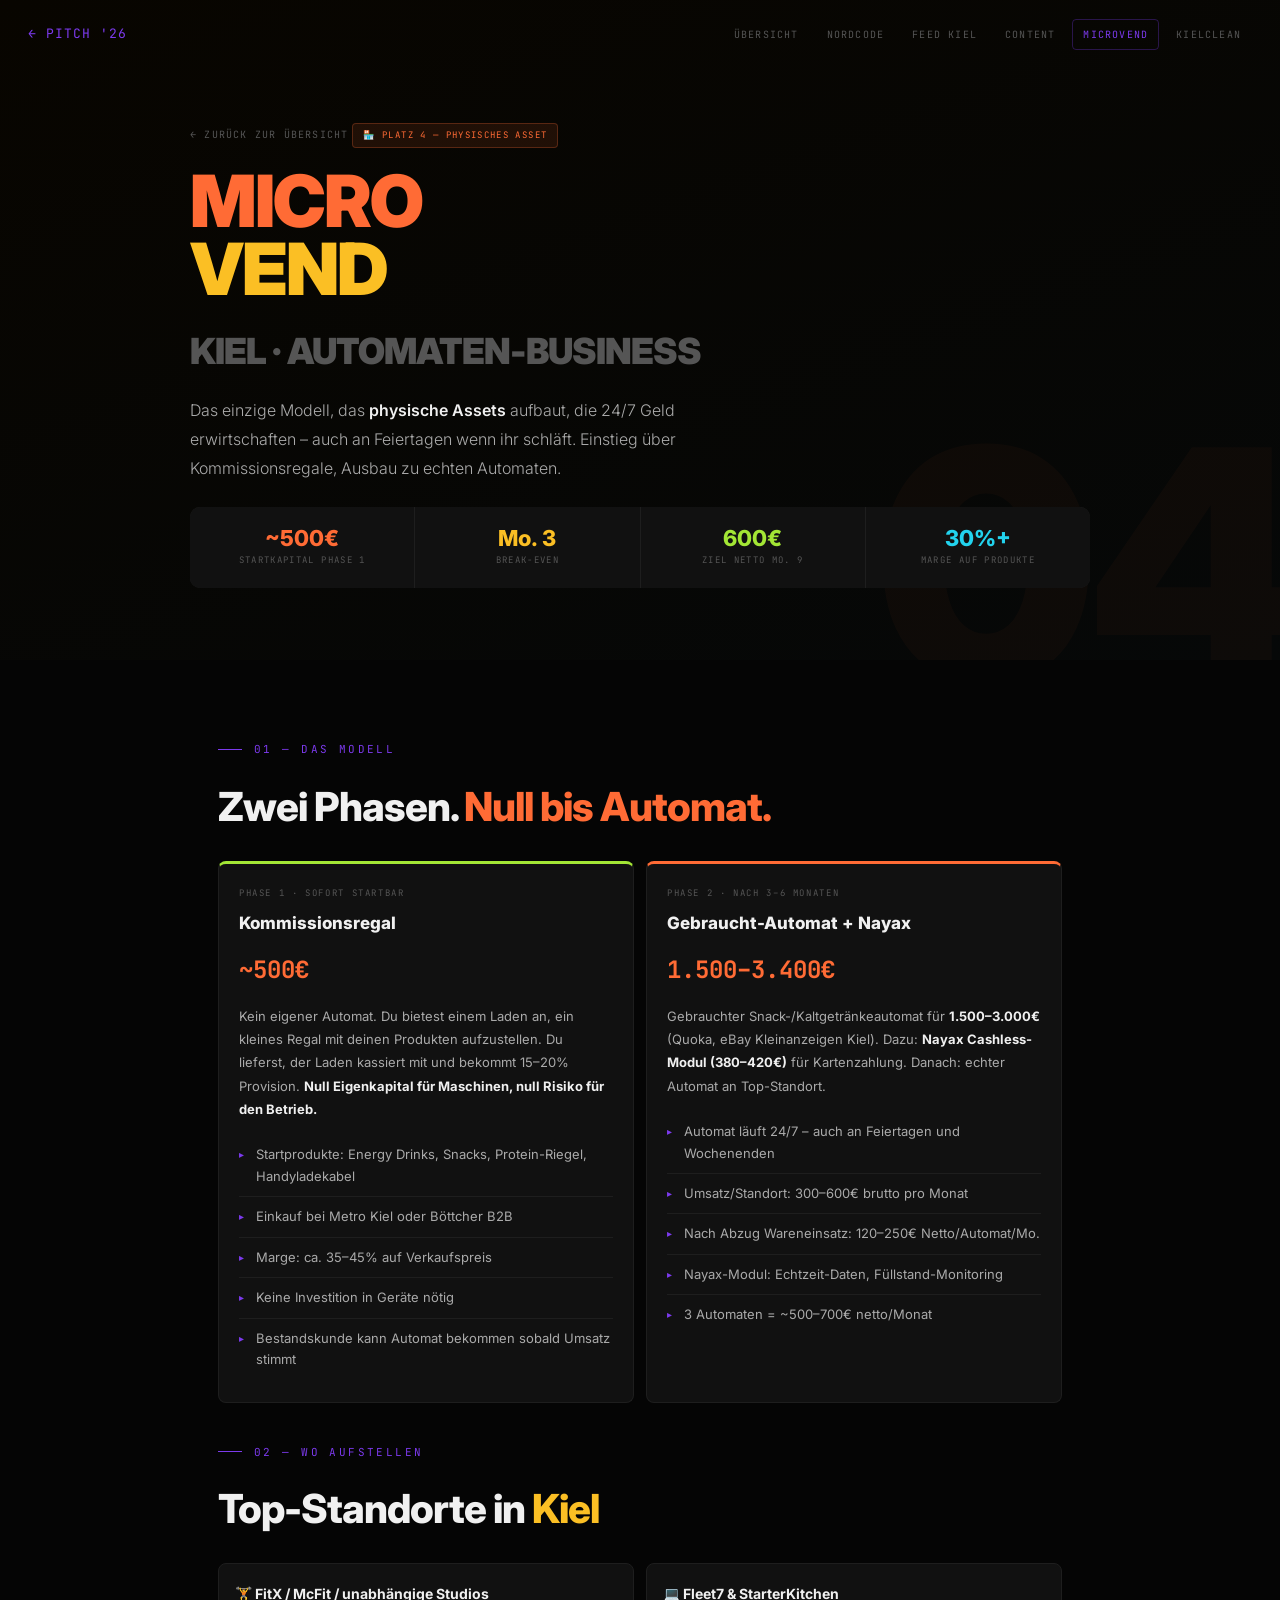
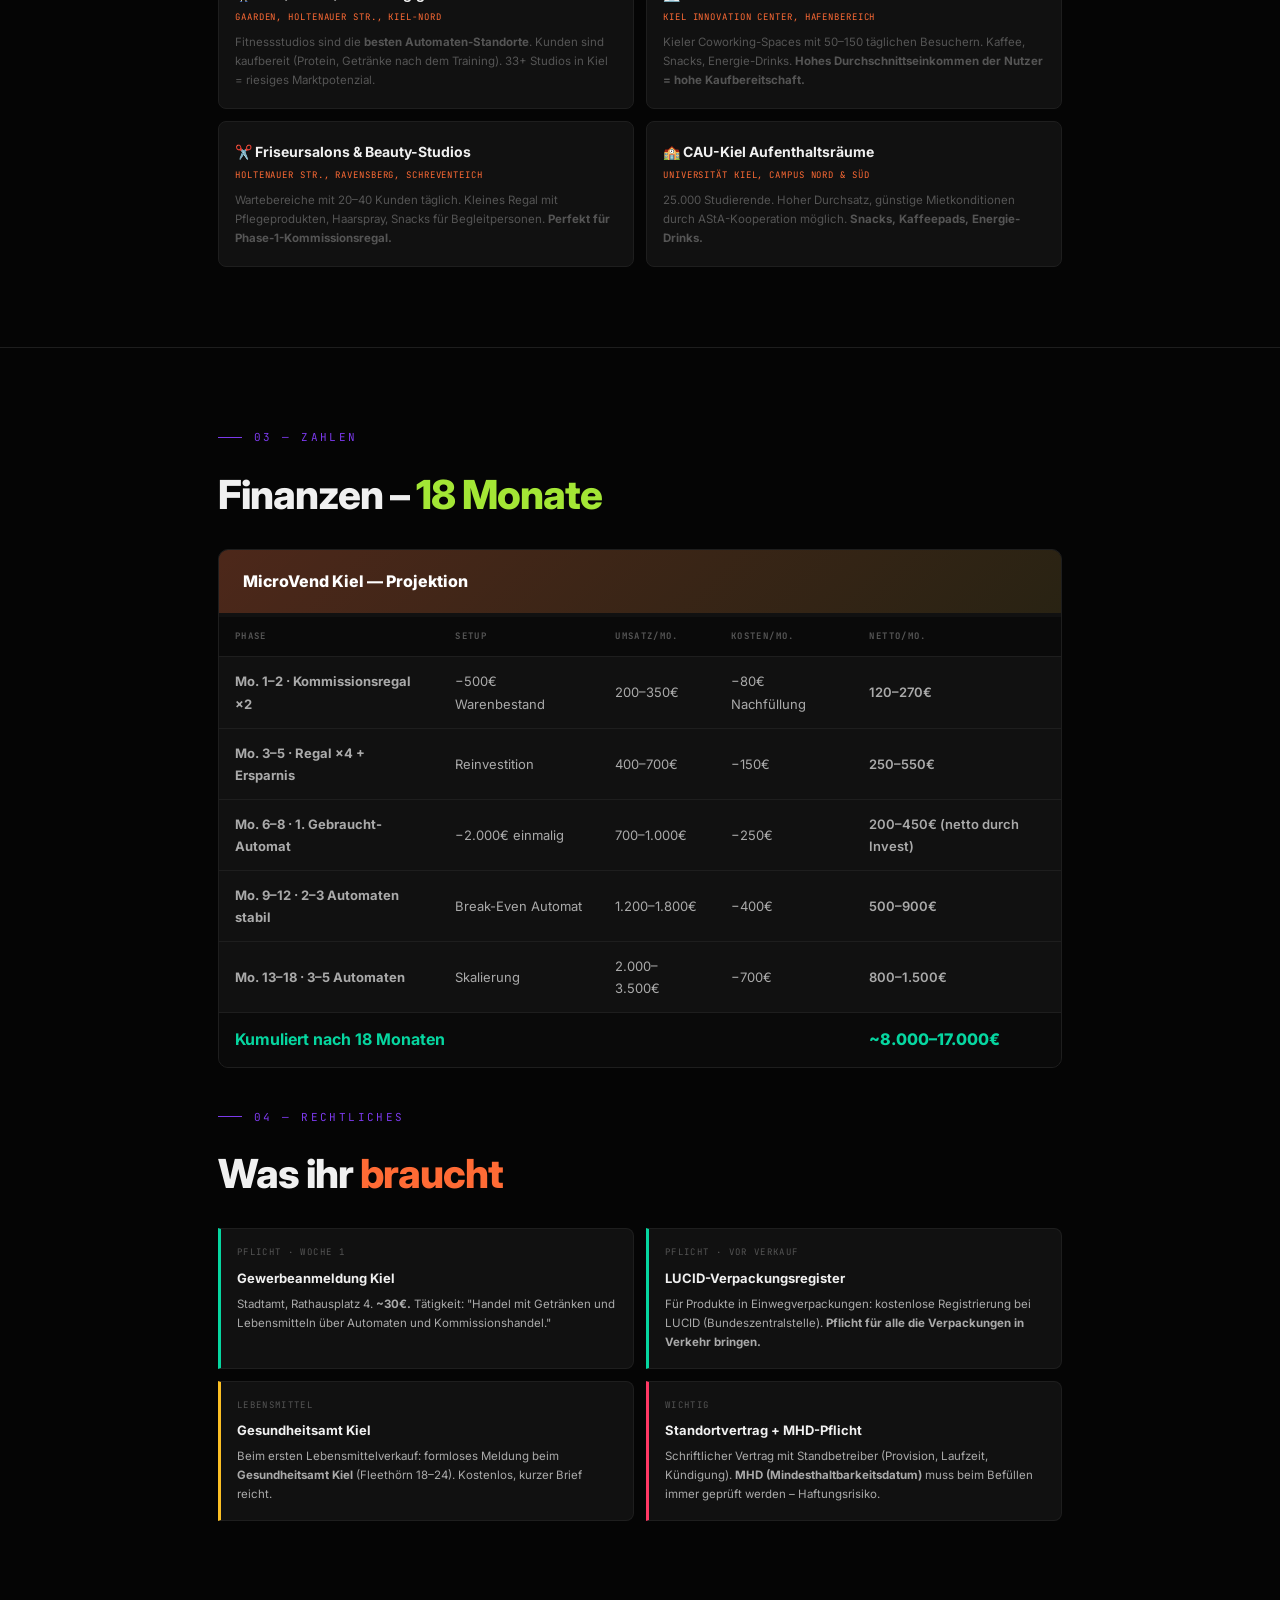
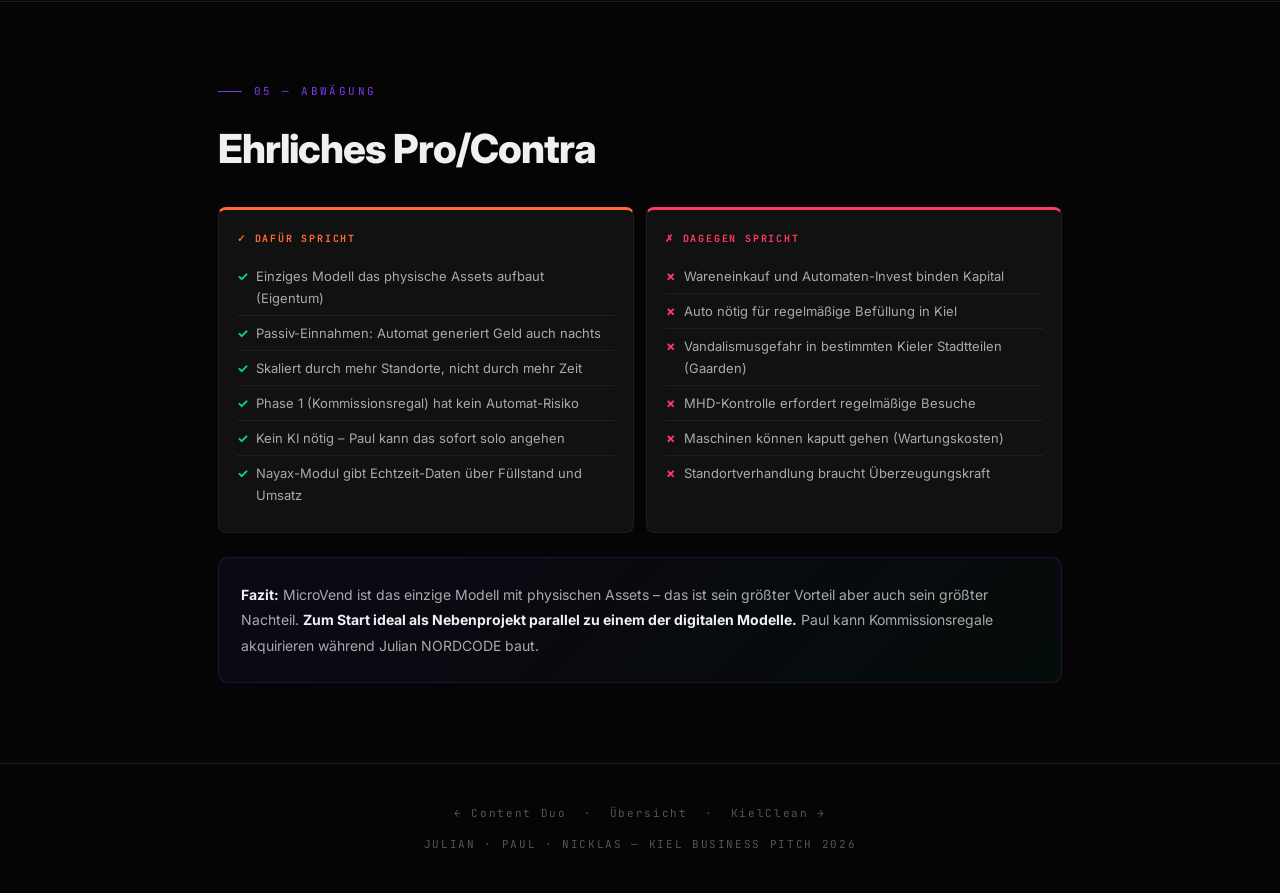
<file: microvend.html>
<!DOCTYPE html>
<html lang="de">

<head>
    <meta charset="UTF-8">
    <meta name="viewport" content="width=device-width, initial-scale=1.0">
    <title>MicroVend Kiel – Business Plan 2026</title>
    <link rel="stylesheet" href="shared.css">
    <style>
        .phasen {
            display: grid;
            grid-template-columns: 1fr 1fr;
            gap: 12px;
            margin-top: 20px;
        }

        .phase-box {
            background: var(--card);
            border: 1px solid var(--border);
            border-radius: 8px;
            padding: 22px 20px;
        }

        .ph-tag {
            font-family: 'JetBrains Mono', monospace;
            font-size: 9px;
            color: var(--muted);
            letter-spacing: .18em;
            text-transform: uppercase;
            margin-bottom: 8px;
        }

        .ph-title {
            font-size: 17px;
            font-weight: 800;
            margin-bottom: 12px;
        }

        .ph-price {
            font-family: 'JetBrains Mono', monospace;
            font-size: 24px;
            font-weight: 700;
            color: var(--orange);
            margin-bottom: 14px;
        }

        .standorte {
            display: grid;
            grid-template-columns: repeat(2, 1fr);
            gap: 12px;
            margin-top: 20px;
        }

        .stand {
            background: var(--card);
            border: 1px solid var(--border);
            border-radius: 8px;
            padding: 18px 16px;
            transition: all .2s;
        }

        .stand:hover {
            border-color: var(--orange);
        }

        .stand-name {
            font-size: 14px;
            font-weight: 700;
            margin-bottom: 4px;
        }

        .stand-adresse {
            font-family: 'JetBrains Mono', monospace;
            font-size: 9px;
            color: var(--orange);
            letter-spacing: .1em;
            text-transform: uppercase;
            margin-bottom: 8px;
        }

        .stand p {
            font-size: 11.5px;
            color: var(--muted);
            line-height: 1.65;
        }

        .recht-g {
            display: grid;
            grid-template-columns: repeat(2, 1fr);
            gap: 12px;
            margin-top: 16px;
        }

        .r-box {
            background: var(--card);
            border: 1px solid var(--border);
            border-left: 3px solid var(--green);
            border-radius: 0 8px 8px 0;
            padding: 16px;
        }

        .r-box.w {
            border-left-color: var(--yellow);
        }

        .r-box.d {
            border-left-color: var(--pink);
        }

        .r-tag {
            font-family: 'JetBrains Mono', monospace;
            font-size: 9px;
            letter-spacing: .15em;
            text-transform: uppercase;
            color: var(--muted);
            margin-bottom: 6px;
        }

        .r-box h4 {
            font-size: 13px;
            font-weight: 700;
            color: var(--text);
            margin-bottom: 6px;
        }

        .r-box p {
            font-size: 11.5px;
            color: var(--text2);
            line-height: 1.65;
        }

        @media(max-width:640px) {

            .phasen,
            .standorte,
            .recht-g {
                grid-template-columns: 1fr;
            }
        }
    </style>
</head>

<body>
    <div class="progress-bar" id="progressBar"></div>
    <nav id="nav">
        <a href="index.html" class="nav-logo">← PITCH '26</a>
        <div class="nav-links">
            <a href="index.html">Übersicht</a>
            <a href="nordcode.html">NORDCODE</a>
            <a href="feedkiel.html">Feed Kiel</a>
            <a href="contentduo.html">Content</a>
            <a href="microvend.html" class="active">MicroVend</a>
            <a href="kielclean.html">KielClean</a>
        </div>
    </nav>

    <div
        style="min-height:55vh;display:flex;flex-direction:column;justify-content:flex-end;padding:120px 28px 48px;position:relative;overflow:hidden;background:linear-gradient(160deg,#080500,#060808);">
        <div class="hero-bg-num" style="color:var(--orange)">04</div>
        <div style="max-width:900px;margin:0 auto;width:100%;position:relative;z-index:1;">
            <a href="index.html" class="back-link">← Zurück zur Übersicht</a>
            <span class="rank-badge"
                style="background:rgba(255,107,53,.1);color:var(--orange);border:1px solid rgba(255,107,53,.25);">🏪
                Platz 4 — Physisches Asset</span>
            <h1><span style="color:var(--orange)">MICRO</span><br><span style="color:var(--yellow)">VEND</span><br><span
                    style="color:var(--muted);font-size:.5em;letter-spacing:-1px">KIEL · AUTOMATEN-BUSINESS</span></h1>
            <p class="lead" style="max-width:580px;margin-bottom:16px">Das einzige Modell, das <strong>physische
                    Assets</strong> aufbaut, die 24/7 Geld erwirtschaften – auch an Feiertagen wenn ihr schläft.
                Einstieg über Kommissionsregale, Ausbau zu echten Automaten.</p>
            <div class="kpi-strip">
                <div class="kpi">
                    <div class="kpi-v" style="color:var(--orange)">~500€</div>
                    <div class="kpi-l">Startkapital Phase 1</div>
                </div>
                <div class="kpi">
                    <div class="kpi-v" style="color:var(--yellow)">Mo. 3</div>
                    <div class="kpi-l">Break-Even</div>
                </div>
                <div class="kpi">
                    <div class="kpi-v" style="color:var(--lime)">600€</div>
                    <div class="kpi-l">Ziel Netto Mo. 9</div>
                </div>
                <div class="kpi">
                    <div class="kpi-v" style="color:var(--cyan)">30%+</div>
                    <div class="kpi-l">Marge auf Produkte</div>
                </div>
            </div>
        </div>
    </div>

    <!-- PHASEN -->
    <div class="sec-inner">
        <div class="eyebrow">01 — Das Modell</div>
        <h2>Zwei Phasen. <span style="color:var(--orange)">Null bis Automat.</span></h2>
        <div class="phasen">
            <div class="phase-box" style="border-top:3px solid var(--lime)">
                <div class="ph-tag">Phase 1 · Sofort startbar</div>
                <div class="ph-title">Kommissionsregal</div>
                <div class="ph-price">~500€</div>
                <p style="font-size:13px;color:var(--text2);line-height:1.8;margin-bottom:14px">Kein eigener Automat. Du
                    bietest einem Laden an, ein kleines Regal mit deinen Produkten aufzustellen. Du lieferst, der Laden
                    kassiert mit und bekommt 15–20% Provision. <strong style="color:var(--text)">Null Eigenkapital für
                        Maschinen, null Risiko für den Betrieb.</strong></p>
                <ul class="rich-list">
                    <li>Startprodukte: Energy Drinks, Snacks, Protein-Riegel, Handyladekabel</li>
                    <li>Einkauf bei Metro Kiel oder Böttcher B2B</li>
                    <li>Marge: ca. 35–45% auf Verkaufspreis</li>
                    <li>Keine Investition in Geräte nötig</li>
                    <li>Bestandskunde kann Automat bekommen sobald Umsatz stimmt</li>
                </ul>
            </div>
            <div class="phase-box" style="border-top:3px solid var(--orange)">
                <div class="ph-tag">Phase 2 · Nach 3–6 Monaten</div>
                <div class="ph-title">Gebraucht-Automat + Nayax</div>
                <div class="ph-price">1.500–3.400€</div>
                <p style="font-size:13px;color:var(--text2);line-height:1.8;margin-bottom:14px">Gebrauchter
                    Snack-/Kaltgetränkeautomat für <strong style="color:var(--text)">1.500–3.000€</strong> (Quoka, eBay
                    Kleinanzeigen Kiel). Dazu: <strong style="color:var(--text)">Nayax Cashless-Modul
                        (380–420€)</strong> für Kartenzahlung. Danach: echter Automat an Top-Standort.</p>
                <ul class="rich-list">
                    <li>Automat läuft 24/7 – auch an Feiertagen und Wochenenden</li>
                    <li>Umsatz/Standort: 300–600€ brutto pro Monat</li>
                    <li>Nach Abzug Wareneinsatz: 120–250€ Netto/Automat/Mo.</li>
                    <li>Nayax-Modul: Echtzeit-Daten, Füllstand-Monitoring</li>
                    <li>3 Automaten = ~500–700€ netto/Monat</li>
                </ul>
            </div>
        </div>

        <!-- STANDORTE -->
        <div style="margin-top:40px">
            <div class="eyebrow">02 — Wo aufstellen</div>
            <h2>Top-Standorte in <span style="color:var(--yellow)">Kiel</span></h2>
            <div class="standorte">
                <div class="stand">
                    <div class="stand-name">🏋️ FitX / McFit / unabhängige Studios</div>
                    <div class="stand-adresse">Gaarden, Holtenauer Str., Kiel-Nord</div>
                    <p>Fitnessstudios sind die <strong>besten Automaten-Standorte</strong>. Kunden sind kaufbereit
                        (Protein, Getränke nach dem Training). 33+ Studios in Kiel = riesiges Marktpotenzial.</p>
                </div>
                <div class="stand">
                    <div class="stand-name">💻 Fleet7 & StarterKitchen</div>
                    <div class="stand-adresse">Kiel Innovation Center, Hafenbereich</div>
                    <p>Kieler Coworking-Spaces mit 50–150 täglichen Besuchern. Kaffee, Snacks, Energie-Drinks.
                        <strong>Hohes Durchschnittseinkommen der Nutzer = hohe Kaufbereitschaft.</strong></p>
                </div>
                <div class="stand">
                    <div class="stand-name">✂️ Friseursalons & Beauty-Studios</div>
                    <div class="stand-adresse">Holtenauer Str., Ravensberg, Schreventeich</div>
                    <p>Wartebereiche mit 20–40 Kunden täglich. Kleines Regal mit Pflegeprodukten, Haarspray, Snacks für
                        Begleitpersonen. <strong>Perfekt für Phase-1-Kommissionsregal.</strong></p>
                </div>
                <div class="stand">
                    <div class="stand-name">🏫 CAU-Kiel Aufenthaltsräume</div>
                    <div class="stand-adresse">Universität Kiel, Campus Nord & Süd</div>
                    <p>25.000 Studierende. Hoher Durchsatz, günstige Mietkonditionen durch AStA-Kooperation möglich.
                        <strong>Snacks, Kaffeepads, Energie-Drinks.</strong></p>
                </div>
            </div>
        </div>
    </div>

    <div class="section-divider"></div>

    <!-- FINANZEN -->
    <div class="sec-inner">
        <div class="eyebrow">03 — Zahlen</div>
        <h2>Finanzen – <span style="color:var(--lime)">18 Monate</span></h2>
        <div style="background:var(--card);border:1px solid var(--border);border-radius:10px;overflow:hidden;">
            <div style="background:linear-gradient(135deg,rgba(255,107,53,.25),rgba(251,191,36,.1));padding:18px 24px;">
                <span style="font-size:16px;font-weight:800;color:#fff">MicroVend Kiel — Projektion</span>
            </div>
            <table class="ftable">
                <thead>
                    <tr>
                        <th>Phase</th>
                        <th>Setup</th>
                        <th>Umsatz/Mo.</th>
                        <th>Kosten/Mo.</th>
                        <th>Netto/Mo.</th>
                    </tr>
                </thead>
                <tbody>
                    <tr>
                        <td><strong>Mo. 1–2 · Kommissionsregal ×2</strong></td>
                        <td class="neg">−500€ Warenbestand</td>
                        <td>200–350€</td>
                        <td class="neg">−80€ Nachfüllung</td>
                        <td class="pos">120–270€</td>
                    </tr>
                    <tr>
                        <td><strong>Mo. 3–5 · Regal ×4 + Ersparnis</strong></td>
                        <td>Reinvestition</td>
                        <td>400–700€</td>
                        <td class="neg">−150€</td>
                        <td class="pos">250–550€</td>
                    </tr>
                    <tr>
                        <td><strong>Mo. 6–8 · 1. Gebraucht-Automat</strong></td>
                        <td class="neg">−2.000€ einmalig</td>
                        <td>700–1.000€</td>
                        <td class="neg">−250€</td>
                        <td class="pos">200–450€ (netto durch Invest)</td>
                    </tr>
                    <tr>
                        <td><strong>Mo. 9–12 · 2–3 Automaten stabil</strong></td>
                        <td>Break-Even Automat</td>
                        <td>1.200–1.800€</td>
                        <td class="neg">−400€</td>
                        <td class="pos">500–900€</td>
                    </tr>
                    <tr>
                        <td><strong>Mo. 13–18 · 3–5 Automaten</strong></td>
                        <td>Skalierung</td>
                        <td>2.000–3.500€</td>
                        <td class="neg">−700€</td>
                        <td class="pos">800–1.500€</td>
                    </tr>
                    <tr class="total">
                        <td colspan="4"><strong>Kumuliert nach 18 Monaten</strong></td>
                        <td>~8.000–17.000€</td>
                    </tr>
                </tbody>
            </table>
        </div>

        <!-- RECHTLICHES -->
        <div style="margin-top:40px">
            <div class="eyebrow">04 — Rechtliches</div>
            <h2>Was ihr <span style="color:var(--orange)">braucht</span></h2>
            <div class="recht-g">
                <div class="r-box">
                    <div class="r-tag">Pflicht · Woche 1</div>
                    <h4>Gewerbeanmeldung Kiel</h4>
                    <p>Stadtamt, Rathausplatz 4. <strong>~30€.</strong> Tätigkeit: "Handel mit Getränken und
                        Lebensmitteln über Automaten und Kommissionshandel."</p>
                </div>
                <div class="r-box">
                    <div class="r-tag">Pflicht · Vor Verkauf</div>
                    <h4>LUCID-Verpackungsregister</h4>
                    <p>Für Produkte in Einwegverpackungen: kostenlose Registrierung bei LUCID (Bundeszentralstelle).
                        <strong>Pflicht für alle die Verpackungen in Verkehr bringen.</strong></p>
                </div>
                <div class="r-box w">
                    <div class="r-tag">Lebensmittel</div>
                    <h4>Gesundheitsamt Kiel</h4>
                    <p>Beim ersten Lebensmittelverkauf: formloses Meldung beim <strong>Gesundheitsamt Kiel</strong>
                        (Fleethörn 18–24). Kostenlos, kurzer Brief reicht.</p>
                </div>
                <div class="r-box d">
                    <div class="r-tag">Wichtig</div>
                    <h4>Standortvertrag + MHD-Pflicht</h4>
                    <p>Schriftlicher Vertrag mit Standbetreiber (Provision, Laufzeit, Kündigung). <strong>MHD
                            (Mindesthaltbarkeitsdatum)</strong> muss beim Befüllen immer geprüft werden –
                        Haftungsrisiko.</p>
                </div>
            </div>
        </div>
    </div>

    <div class="section-divider"></div>

    <!-- PRO/CON -->
    <div class="sec-inner">
        <div class="eyebrow">05 — Abwägung</div>
        <h2>Ehrliches <span style="color:var(--text)">Pro/Contra</span></h2>
        <div class="procon">
            <div class="pro-box" style="border-top-color:var(--orange)">
                <h4 style="color:var(--orange)">✓ Dafür spricht</h4>
                <ul>
                    <li>Einziges Modell das physische Assets aufbaut (Eigentum)</li>
                    <li>Passiv-Einnahmen: Automat generiert Geld auch nachts</li>
                    <li>Skaliert durch mehr Standorte, nicht durch mehr Zeit</li>
                    <li>Phase 1 (Kommissionsregal) hat kein Automat-Risiko</li>
                    <li>Kein KI nötig – Paul kann das sofort solo angehen</li>
                    <li>Nayax-Modul gibt Echtzeit-Daten über Füllstand und Umsatz</li>
                </ul>
            </div>
            <div class="con-box">
                <h4>✗ Dagegen spricht</h4>
                <ul>
                    <li>Wareneinkauf und Automaten-Invest binden Kapital</li>
                    <li>Auto nötig für regelmäßige Befüllung in Kiel</li>
                    <li>Vandalismusgefahr in bestimmten Kieler Stadtteilen (Gaarden)</li>
                    <li>MHD-Kontrolle erfordert regelmäßige Besuche</li>
                    <li>Maschinen können kaputt gehen (Wartungskosten)</li>
                    <li>Standortverhandlung braucht Überzeugungskraft</li>
                </ul>
            </div>
        </div>
        <div class="verdict">
            <p><strong>Fazit:</strong> MicroVend ist das einzige Modell mit physischen Assets – das ist sein größter
                Vorteil aber auch sein größter Nachteil. <strong>Zum Start ideal als Nebenprojekt parallel zu einem der
                    digitalen Modelle.</strong> Paul kann Kommissionsregale akquirieren während Julian NORDCODE baut.
            </p>
        </div>
    </div>

    <footer>
        <div style="margin-bottom:12px"><a href="contentduo.html">← Content Duo</a> &nbsp;·&nbsp; <a
                href="index.html">Übersicht</a> &nbsp;·&nbsp; <a href="kielclean.html">KielClean →</a></div>
        JULIAN · PAUL · NICKLAS — KIEL BUSINESS PITCH 2026
    </footer>

    <script>
        window.addEventListener('scroll', () => {
            const p = window.scrollY / (document.documentElement.scrollHeight - window.innerHeight) * 100;
            document.getElementById('progressBar').style.width = p + '%';
            document.getElementById('nav').classList.toggle('scrolled', window.scrollY > 40);
        });
    </script>
</body>

</html>
</file>
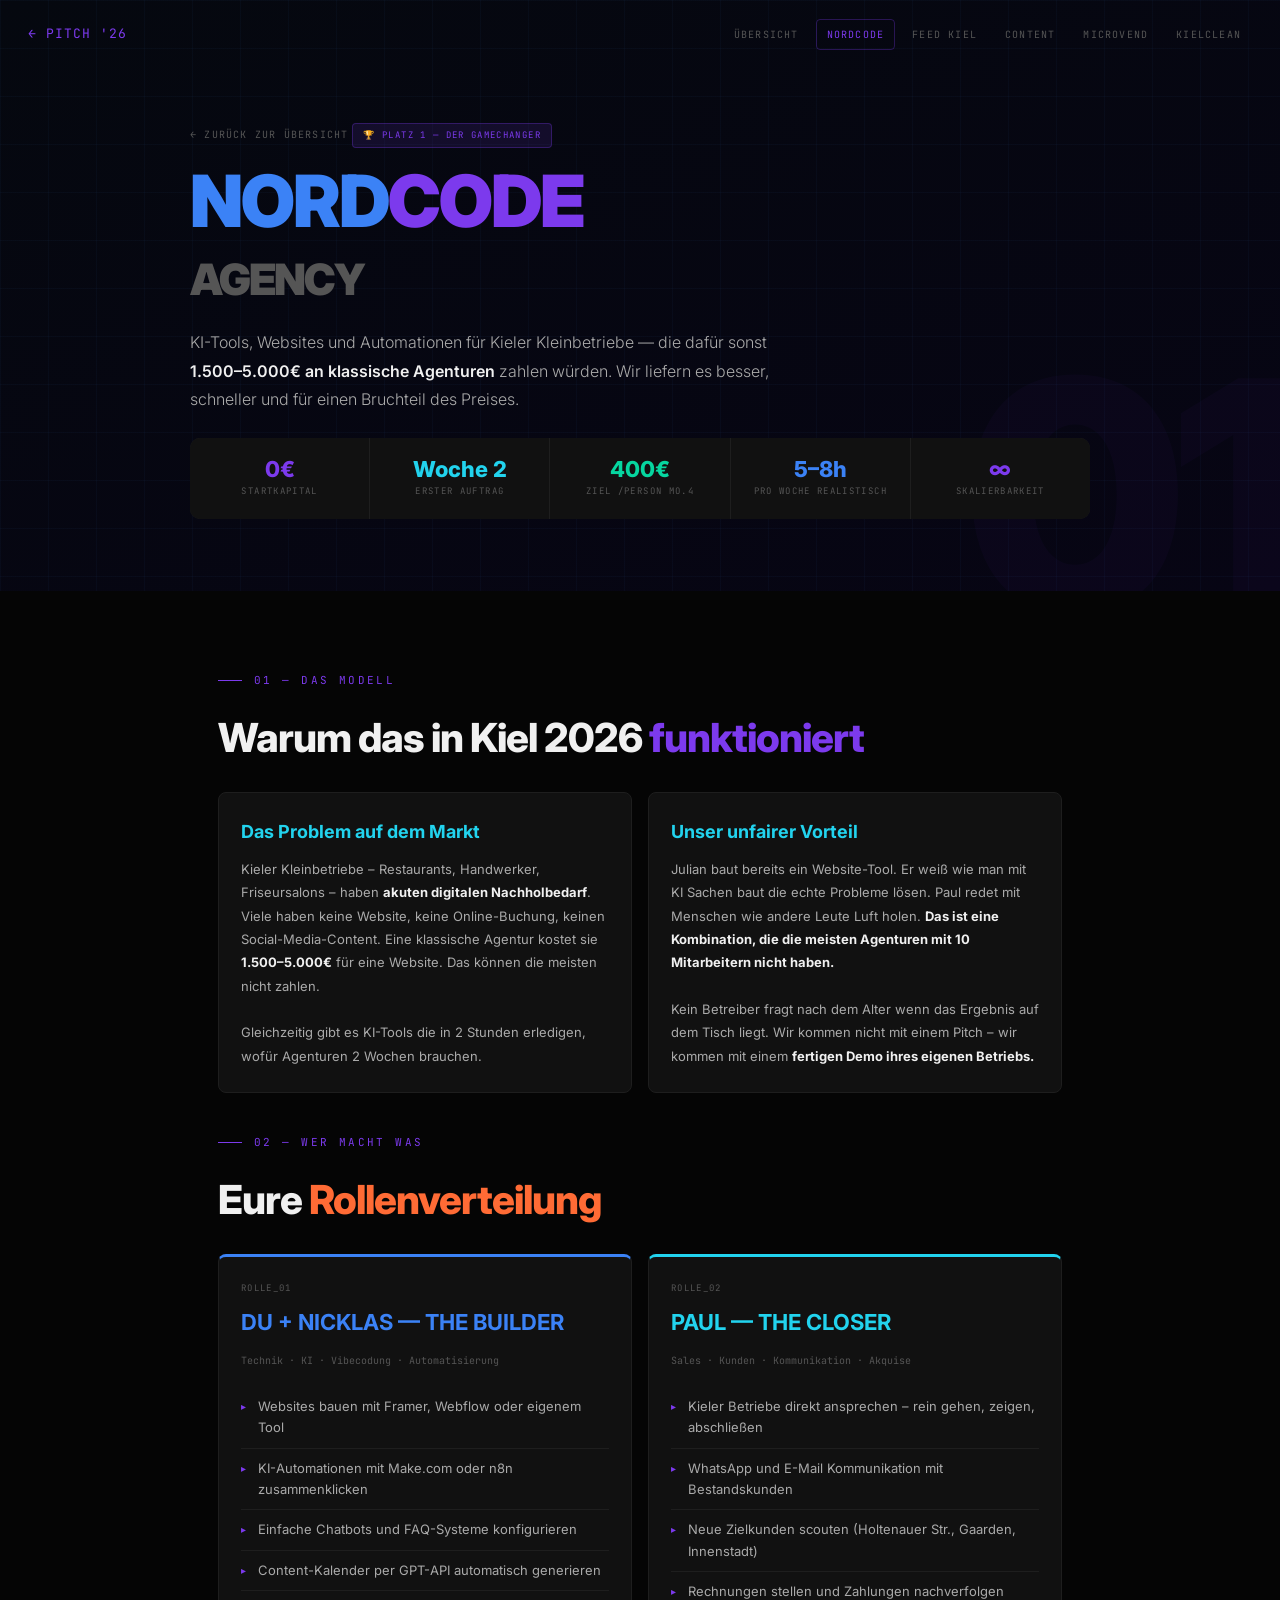
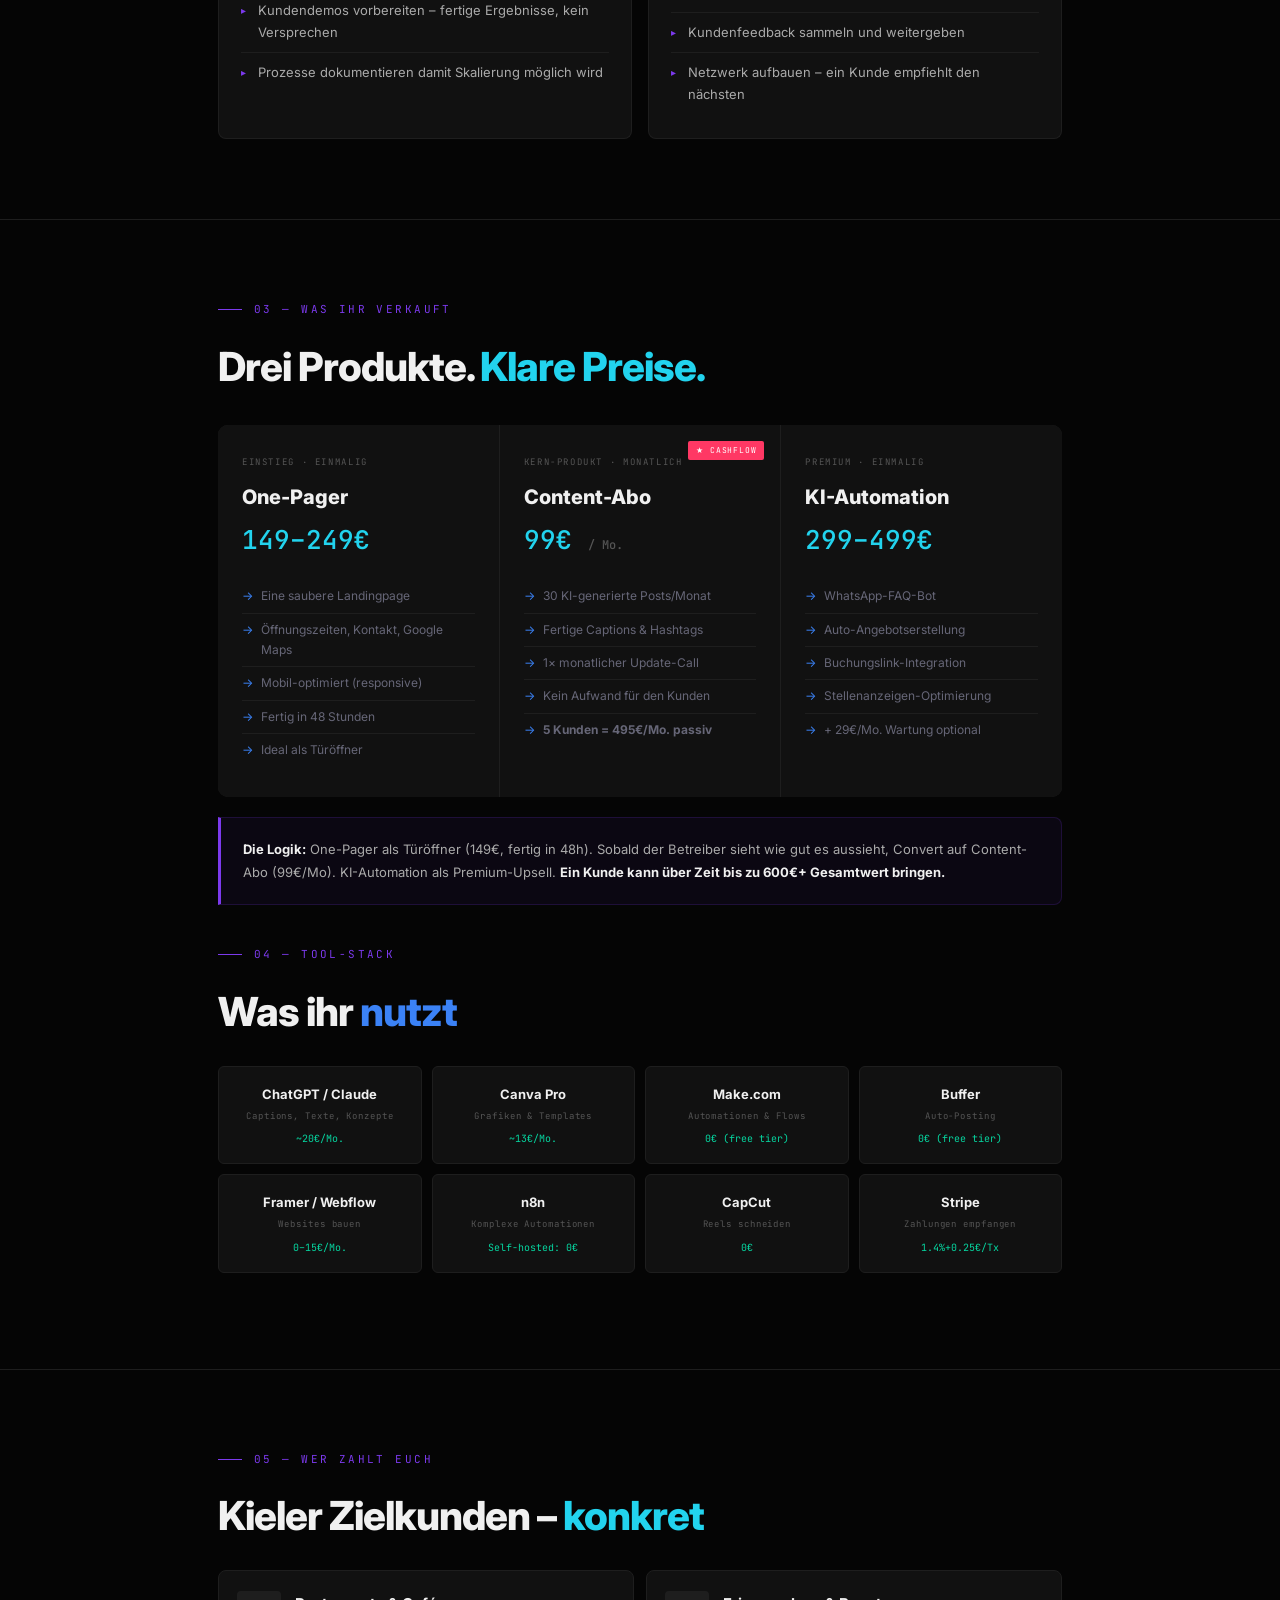
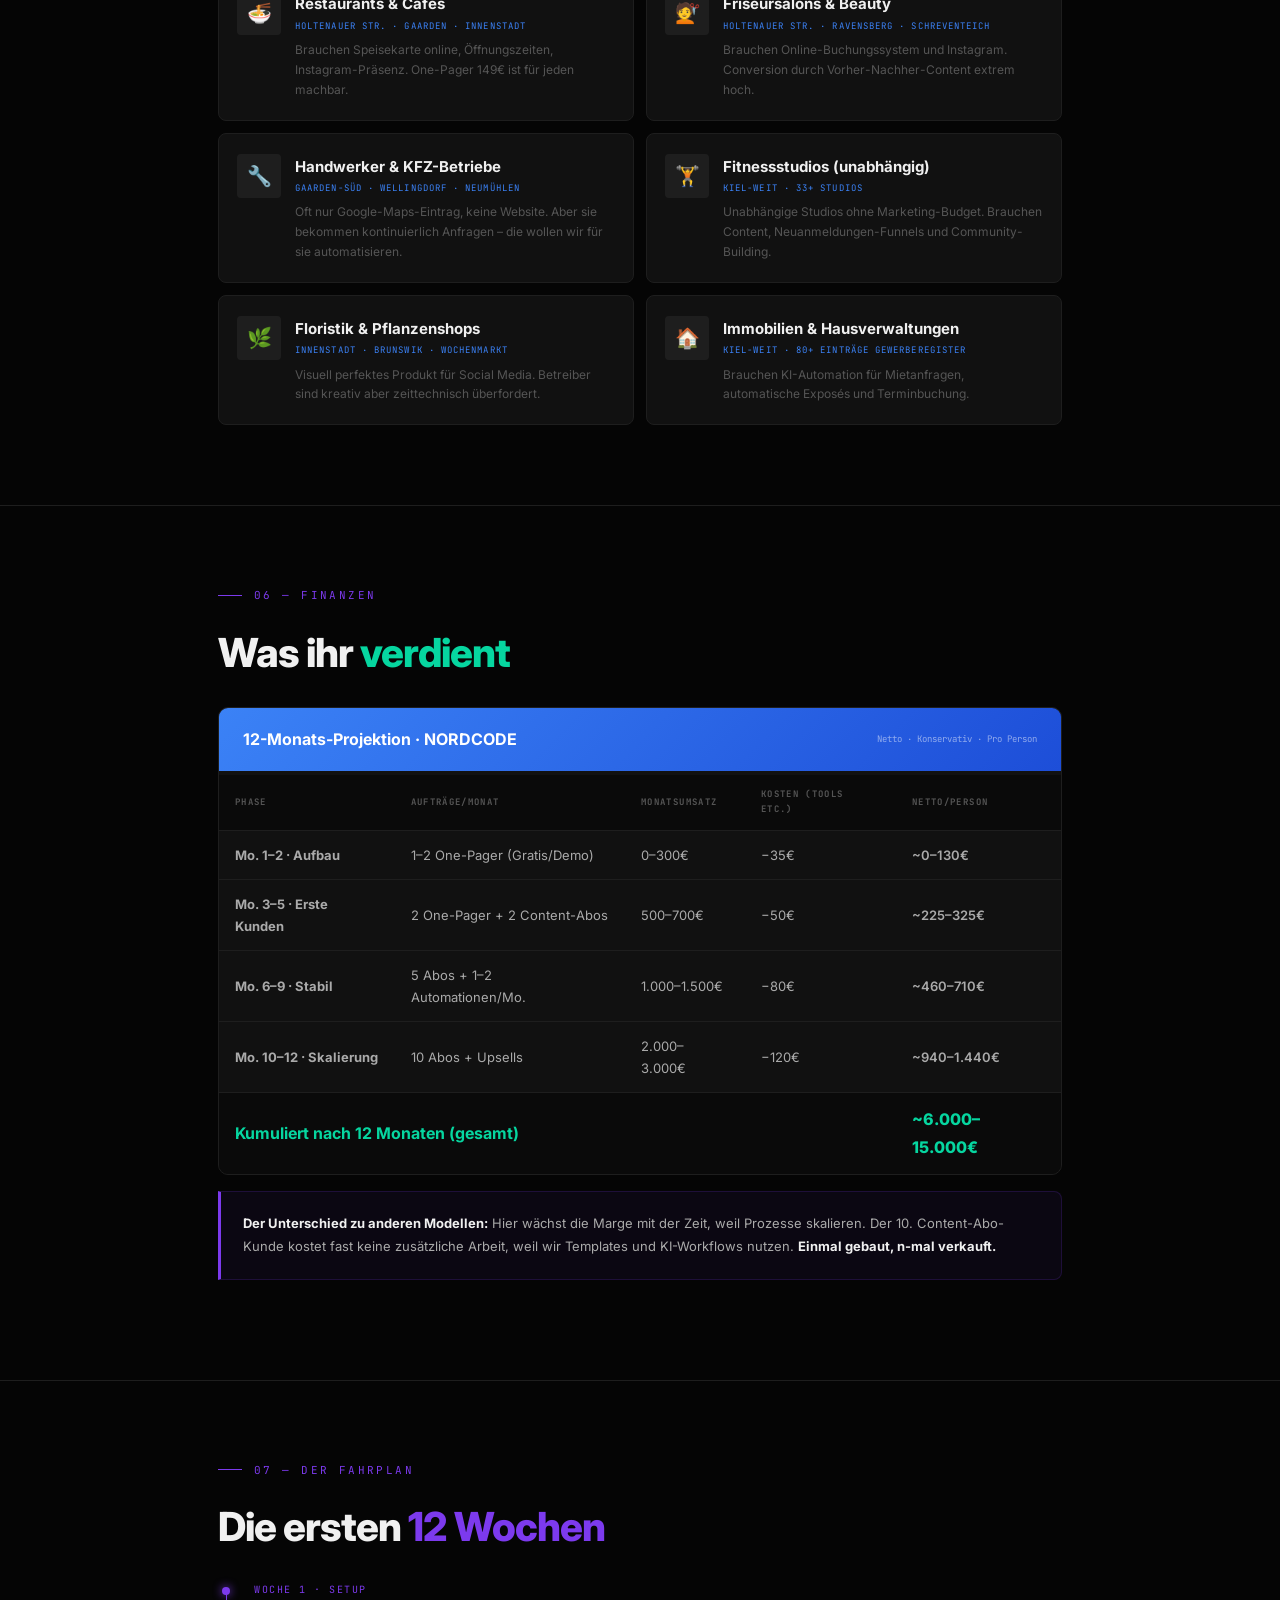
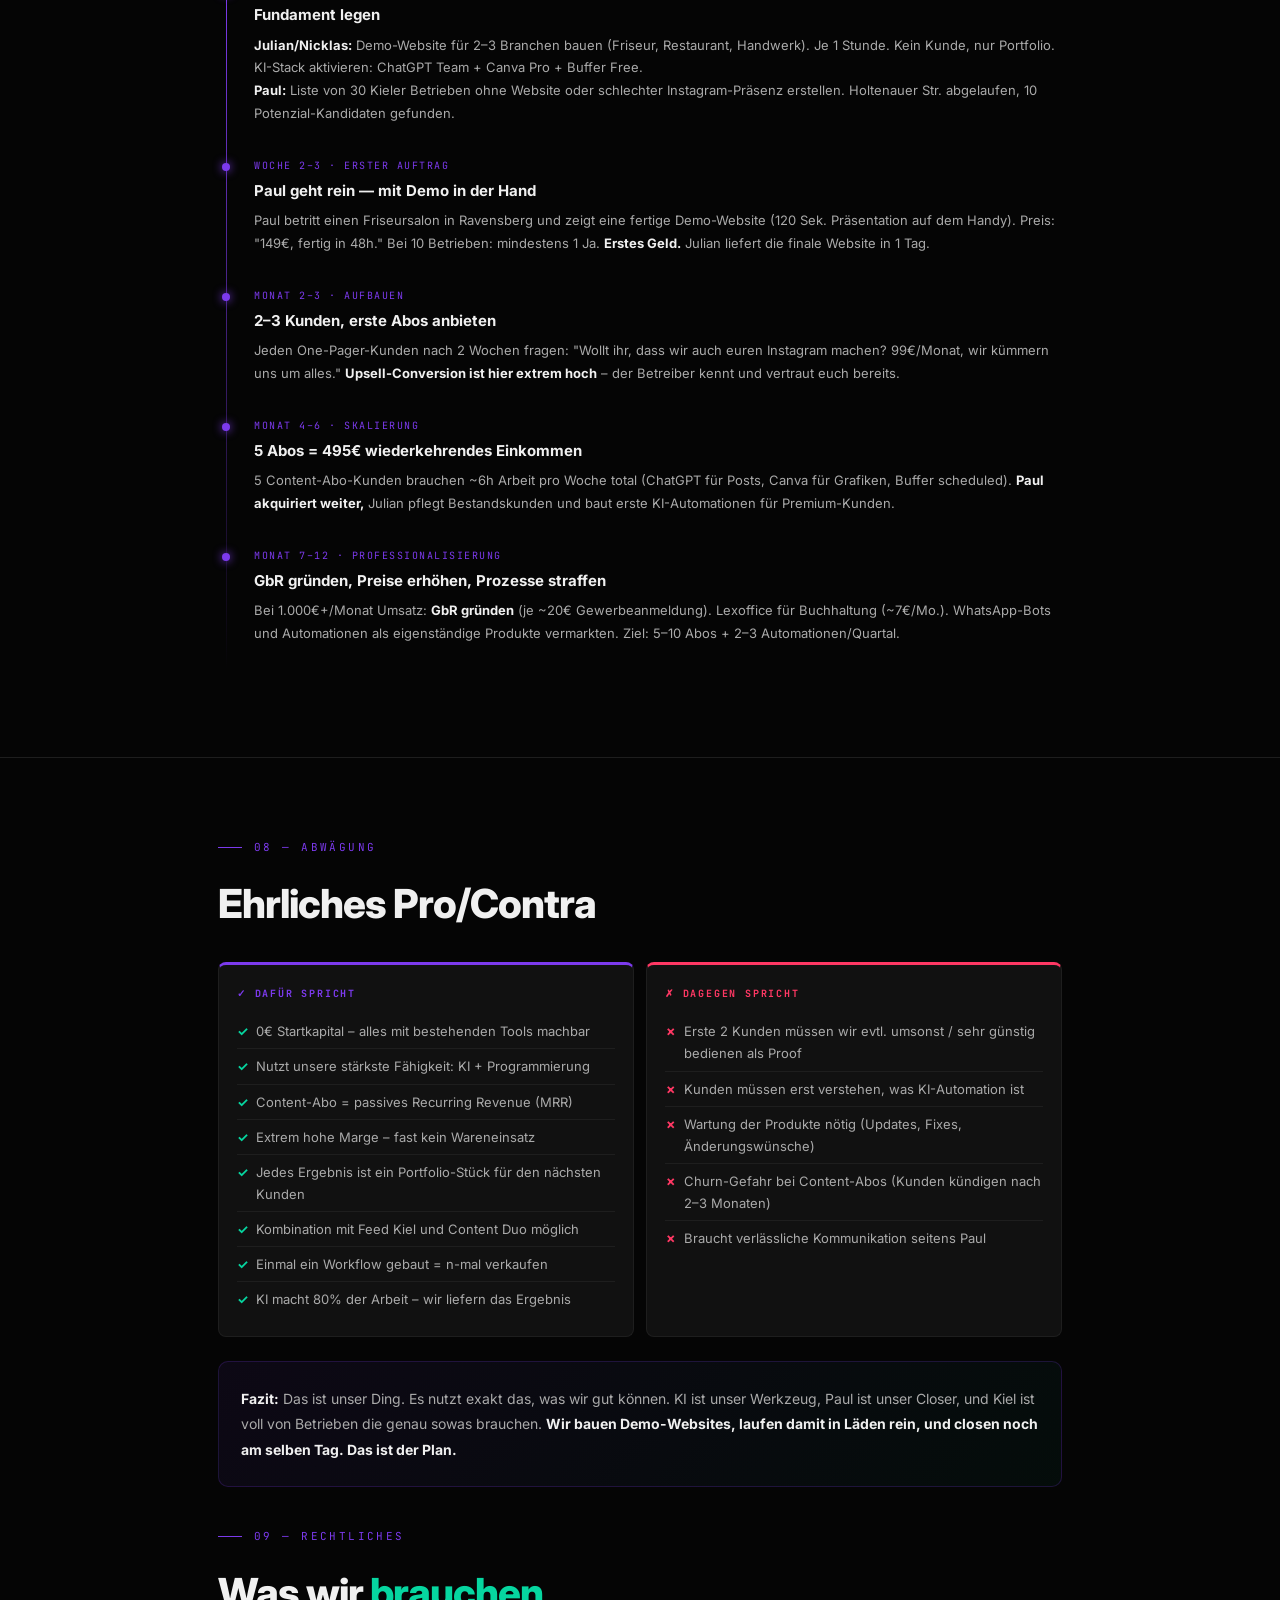
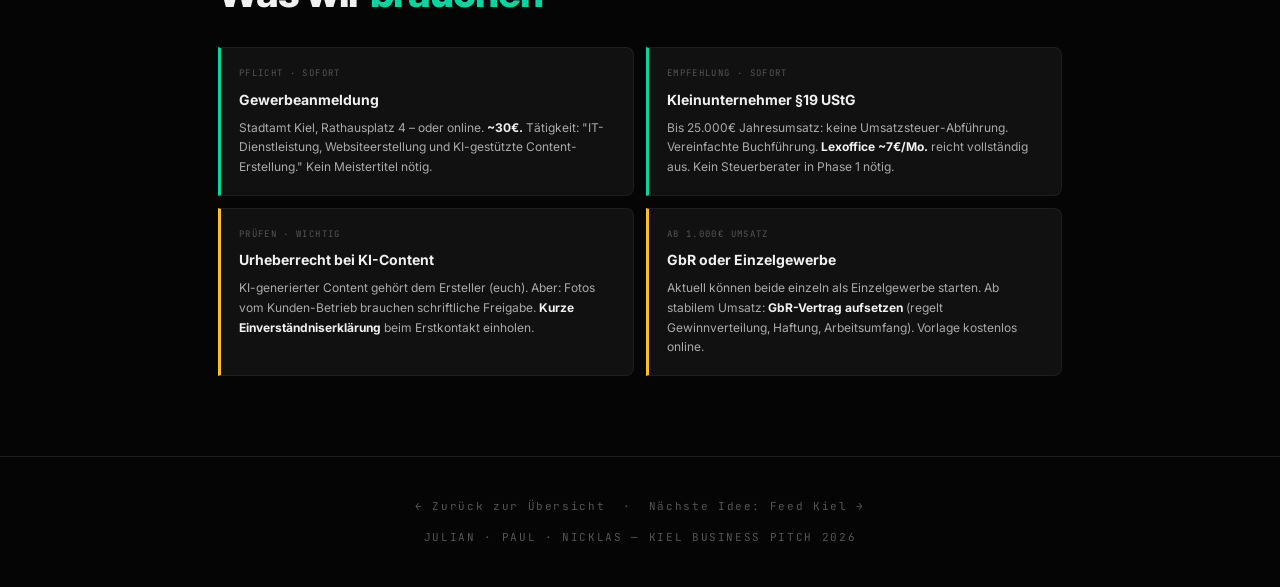
<file: nordcode.html>
<!DOCTYPE html>
<html lang="de">

<head>
    <meta charset="UTF-8">
    <meta name="viewport" content="width=device-width, initial-scale=1.0">
    <title>NORDCODE Agency – Business Plan Kiel 2026</title>
    <link rel="stylesheet" href="shared.css">
    <style>
        .page-hero {
            background: linear-gradient(160deg, #05080f 0%, #070514 100%);
        }

        .hero-bg-grid {
            position: absolute;
            inset: 0;
            background-image: linear-gradient(rgba(59, 130, 246, .04)1px, transparent 1px), linear-gradient(90deg, rgba(59, 130, 246, .04)1px, transparent 1px);
            background-size: 48px 48px;
            pointer-events: none;
        }

        .produkte {
            display: grid;
            grid-template-columns: repeat(3, 1fr);
            gap: 1px;
            background: var(--border);
            border-radius: 10px;
            overflow: hidden;
            margin-top: 24px;
        }

        .produkt {
            background: var(--card);
            padding: 30px 24px;
            position: relative;
            transition: background .2s;
        }

        .produkt:hover {
            background: var(--card-h);
        }

        .p-tier {
            font-family: 'JetBrains Mono', monospace;
            font-size: 9px;
            letter-spacing: .18em;
            text-transform: uppercase;
            color: var(--muted);
            margin-bottom: 10px;
        }

        .p-name {
            font-size: 20px;
            font-weight: 800;
            color: var(--text);
            margin-bottom: 4px;
        }

        .p-price {
            font-family: 'JetBrains Mono', monospace;
            font-size: 26px;
            font-weight: 500;
            color: var(--cyan);
            margin-bottom: 18px;
            display: block;
        }

        .p-price .period {
            font-size: 12px;
            color: var(--muted);
        }

        .p-list {
            list-style: none;
        }

        .p-list li {
            font-size: 12px;
            color: #667;
            padding: 6px 0;
            border-bottom: 1px solid var(--border);
            display: flex;
            gap: 8px;
        }

        .p-list li::before {
            content: '→';
            color: var(--blue);
            flex-shrink: 0;
        }

        .p-list li:last-child {
            border-bottom: none;
        }

        .hot {
            position: absolute;
            top: 16px;
            right: 16px;
            background: var(--pink);
            color: #fff;
            font-family: 'JetBrains Mono', monospace;
            font-size: 8px;
            letter-spacing: .1em;
            text-transform: uppercase;
            padding: 3px 8px;
            border-radius: 2px;
        }

        .kunden-grid {
            display: grid;
            grid-template-columns: repeat(2, 1fr);
            gap: 12px;
            margin-top: 20px;
        }

        .kunde {
            background: var(--card);
            border: 1px solid var(--border);
            border-radius: 8px;
            padding: 20px 18px;
            display: grid;
            grid-template-columns: 44px 1fr;
            gap: 14px;
            align-items: start;
            transition: all .2s;
        }

        .kunde:hover {
            border-color: var(--cyan);
            transform: translateY(-2px);
        }

        .kunde-icon {
            width: 44px;
            height: 44px;
            background: var(--border);
            display: flex;
            align-items: center;
            justify-content: center;
            font-size: 20px;
            border-radius: 4px;
        }

        .kunde-name {
            font-size: 15px;
            font-weight: 700;
            color: var(--text);
            margin-bottom: 2px;
        }

        .kunde-loc {
            font-family: 'JetBrains Mono', monospace;
            font-size: 9px;
            color: var(--blue);
            letter-spacing: .12em;
            text-transform: uppercase;
            margin-bottom: 6px;
        }

        .kunde p {
            font-size: 12px;
            color: var(--muted);
            line-height: 1.65;
        }

        .recht-grid {
            display: grid;
            grid-template-columns: 1fr 1fr;
            gap: 12px;
            margin-top: 20px;
        }

        .recht {
            background: var(--card);
            border: 1px solid var(--border);
            border-left: 3px solid var(--green);
            border-radius: 0 8px 8px 0;
            padding: 18px 18px;
        }

        .recht.warn {
            border-left-color: var(--yellow);
        }

        .recht-tag {
            font-family: 'JetBrains Mono', monospace;
            font-size: 9px;
            letter-spacing: .15em;
            text-transform: uppercase;
            color: var(--muted);
            margin-bottom: 6px;
        }

        .recht h4 {
            font-size: 14px;
            font-weight: 700;
            color: var(--text);
            margin-bottom: 6px;
        }

        .recht p {
            font-size: 12px;
            color: var(--text2);
            line-height: 1.65;
        }

        .recht strong {
            color: var(--text);
        }

        @media(max-width:640px) {
            .produkte {
                grid-template-columns: 1fr;
            }

            .kunden-grid {
                grid-template-columns: 1fr;
            }

            .recht-grid {
                grid-template-columns: 1fr;
            }
        }
    </style>
</head>

<body>
    <div class="progress-bar" id="progressBar"></div>
    <nav id="nav">
        <a href="index.html" class="nav-logo">← PITCH '26</a>
        <div class="nav-links">
            <a href="index.html">Übersicht</a>
            <a href="nordcode.html" class="active">NORDCODE</a>
            <a href="feedkiel.html">Feed Kiel</a>
            <a href="contentduo.html">Content</a>
            <a href="microvend.html">MicroVend</a>
            <a href="kielclean.html">KielClean</a>
        </div>
    </nav>

    <!-- HERO -->
    <div class="page-hero"
        style="min-height:55vh;display:flex;flex-direction:column;justify-content:flex-end;padding:120px 28px 48px;position:relative;overflow:hidden;">
        <div class="hero-bg-grid"></div>
        <div class="hero-bg-num" style="color:var(--accent)">01</div>
        <div style="max-width:900px;margin:0 auto;width:100%;position:relative;z-index:1;">
            <a href="index.html" class="back-link">← Zurück zur Übersicht</a>
            <span class="rank-badge"
                style="background:rgba(124,58,237,.12);color:var(--accent);border:1px solid rgba(124,58,237,.3);">🏆
                Platz 1 — Der Gamechanger</span>
            <h1><span style="color:var(--blue)">NORD</span><span style="color:var(--accent)">CODE</span><br><span
                    style="color:var(--muted);font-size:.6em">AGENCY</span></h1>
            <p class="lead" style="max-width:600px;margin-bottom:16px">KI-Tools, Websites und Automationen für Kieler
                Kleinbetriebe — die dafür sonst <strong>1.500–5.000€ an klassische Agenturen</strong> zahlen würden. Wir
                liefern es besser, schneller und für einen Bruchteil des Preises.</p>
            <div class="kpi-strip">
                <div class="kpi">
                    <div class="kpi-v" style="color:var(--accent)">0€</div>
                    <div class="kpi-l">Startkapital</div>
                </div>
                <div class="kpi">
                    <div class="kpi-v" style="color:var(--cyan)">Woche 2</div>
                    <div class="kpi-l">Erster Auftrag</div>
                </div>
                <div class="kpi">
                    <div class="kpi-v" style="color:var(--green)">400€</div>
                    <div class="kpi-l">Ziel /Person Mo.4</div>
                </div>
                <div class="kpi">
                    <div class="kpi-v" style="color:var(--blue)">5–8h</div>
                    <div class="kpi-l">Pro Woche realistisch</div>
                </div>
                <div class="kpi">
                    <div class="kpi-v" style="color:var(--accent)">∞</div>
                    <div class="kpi-l">Skalierbarkeit</div>
                </div>
            </div>
        </div>
    </div>

    <!-- WARUM DAS KLAPPT -->
    <div class="sec-inner">
        <div class="eyebrow">01 — Das Modell</div>
        <h2>Warum das in Kiel 2026 <span style="color:var(--accent)">funktioniert</span></h2>
        <div class="g2">
            <div class="card">
                <h3 style="color:var(--cyan)">Das Problem auf dem Markt</h3>
                <p style="font-size:13px;color:var(--text2);line-height:1.8">Kieler Kleinbetriebe – Restaurants,
                    Handwerker, Friseursalons – haben <strong style="color:var(--text)">akuten digitalen
                        Nachholbedarf</strong>. Viele haben keine Website, keine Online-Buchung, keinen
                    Social-Media-Content. Eine klassische Agentur kostet sie <strong
                        style="color:var(--text)">1.500–5.000€</strong> für eine Website. Das können die meisten nicht
                    zahlen.<br><br>Gleichzeitig gibt es KI-Tools die in 2 Stunden erledigen, wofür Agenturen 2 Wochen
                    brauchen.</p>
            </div>
            <div class="card">
                <h3 style="color:var(--cyan)">Unser unfairer Vorteil</h3>
                <p style="font-size:13px;color:var(--text2);line-height:1.8">Julian baut bereits ein Website-Tool. Er
                    weiß wie man mit KI Sachen baut die echte Probleme lösen. Paul redet mit Menschen wie andere Leute
                    Luft holen. <strong style="color:var(--text)">Das ist eine Kombination, die die meisten Agenturen
                        mit 10 Mitarbeitern nicht haben.</strong><br><br>Kein Betreiber fragt nach dem Alter wenn das
                    Ergebnis auf dem Tisch liegt. Wir kommen nicht mit einem Pitch – wir kommen mit einem <strong
                        style="color:var(--text)">fertigen Demo ihres eigenen Betriebs.</strong></p>
            </div>
        </div>

        <!-- ROLLEN -->
        <div style="margin-top:40px">
            <div class="eyebrow">02 — Wer macht was</div>
            <h2>Eure <span style="color:var(--orange)">Rollenverteilung</span></h2>
            <div class="g2">
                <div class="card" style="border-top:3px solid var(--blue)">
                    <div
                        style="font-family:'JetBrains Mono',monospace;font-size:9px;color:var(--muted);letter-spacing:.15em;margin-bottom:8px">
                        ROLLE_01</div>
                    <h3 style="color:var(--blue);font-size:22px">DU + NICKLAS — THE BUILDER</h3>
                    <div
                        style="font-family:'JetBrains Mono',monospace;font-size:10px;color:var(--muted);margin-bottom:18px">
                        Technik · KI · Vibecodung · Automatisierung</div>
                    <ul class="rich-list">
                        <li>Websites bauen mit Framer, Webflow oder eigenem Tool</li>
                        <li>KI-Automationen mit Make.com oder n8n zusammenklicken</li>
                        <li>Einfache Chatbots und FAQ-Systeme konfigurieren</li>
                        <li>Content-Kalender per GPT-API automatisch generieren</li>
                        <li>Kundendemos vorbereiten – fertige Ergebnisse, kein Versprechen</li>
                        <li>Prozesse dokumentieren damit Skalierung möglich wird</li>
                    </ul>
                </div>
                <div class="card" style="border-top:3px solid var(--cyan)">
                    <div
                        style="font-family:'JetBrains Mono',monospace;font-size:9px;color:var(--muted);letter-spacing:.15em;margin-bottom:8px">
                        ROLLE_02</div>
                    <h3 style="color:var(--cyan);font-size:22px">PAUL — THE CLOSER</h3>
                    <div
                        style="font-family:'JetBrains Mono',monospace;font-size:10px;color:var(--muted);margin-bottom:18px">
                        Sales · Kunden · Kommunikation · Akquise</div>
                    <ul class="rich-list">
                        <li>Kieler Betriebe direkt ansprechen – rein gehen, zeigen, abschließen</li>
                        <li>WhatsApp und E-Mail Kommunikation mit Bestandskunden</li>
                        <li>Neue Zielkunden scouten (Holtenauer Str., Gaarden, Innenstadt)</li>
                        <li>Rechnungen stellen und Zahlungen nachverfolgen</li>
                        <li>Kundenfeedback sammeln und weitergeben</li>
                        <li>Netzwerk aufbauen – ein Kunde empfiehlt den nächsten</li>
                    </ul>
                </div>
            </div>
        </div>
    </div>

    <div class="section-divider"></div>

    <!-- PRODUKTE & PREISE -->
    <div class="sec-inner">
        <div class="eyebrow">03 — Was ihr verkauft</div>
        <h2>Drei Produkte. <span style="color:var(--cyan)">Klare Preise.</span></h2>
        <div class="produkte">
            <div class="produkt">
                <div class="p-tier">Einstieg · Einmalig</div>
                <div class="p-name">One-Pager</div>
                <span class="p-price">149–249€</span>
                <ul class="p-list">
                    <li>Eine saubere Landingpage</li>
                    <li>Öffnungszeiten, Kontakt, Google Maps</li>
                    <li>Mobil-optimiert (responsive)</li>
                    <li>Fertig in 48 Stunden</li>
                    <li>Ideal als Türöffner</li>
                </ul>
            </div>
            <div class="produkt">
                <div class="hot">★ CASHFLOW</div>
                <div class="p-tier">Kern-Produkt · Monatlich</div>
                <div class="p-name">Content-Abo</div>
                <span class="p-price">99€ <span class="period">/ Mo.</span></span>
                <ul class="p-list">
                    <li>30 KI-generierte Posts/Monat</li>
                    <li>Fertige Captions & Hashtags</li>
                    <li>1× monatlicher Update-Call</li>
                    <li>Kein Aufwand für den Kunden</li>
                    <li><strong>5 Kunden = 495€/Mo. passiv</strong></li>
                </ul>
            </div>
            <div class="produkt">
                <div class="p-tier">Premium · Einmalig</div>
                <div class="p-name">KI-Automation</div>
                <span class="p-price">299–499€</span>
                <ul class="p-list">
                    <li>WhatsApp-FAQ-Bot</li>
                    <li>Auto-Angebotserstellung</li>
                    <li>Buchungslink-Integration</li>
                    <li>Stellenanzeigen-Optimierung</li>
                    <li>+ 29€/Mo. Wartung optional</li>
                </ul>
            </div>
        </div>
        <div class="callout" style="margin-top:20px">
            <p><strong>Die Logik:</strong> One-Pager als Türöffner (149€, fertig in 48h). Sobald der Betreiber sieht wie
                gut es aussieht, Convert auf Content-Abo (99€/Mo). KI-Automation als Premium-Upsell. <strong>Ein Kunde
                    kann über Zeit bis zu 600€+ Gesamtwert bringen.</strong></p>
        </div>

        <!-- KI TOOLS STACK -->
        <div style="margin-top:40px">
            <div class="eyebrow">04 — Tool-Stack</div>
            <h2>Was ihr <span style="color:var(--blue)">nutzt</span></h2>
            <div class="tool-grid">
                <div class="tool">
                    <div class="tool-name">ChatGPT / Claude</div>
                    <div class="tool-use">Captions, Texte, Konzepte</div>
                    <div class="tool-cost">~20€/Mo.</div>
                </div>
                <div class="tool">
                    <div class="tool-name">Canva Pro</div>
                    <div class="tool-use">Grafiken & Templates</div>
                    <div class="tool-cost">~13€/Mo.</div>
                </div>
                <div class="tool">
                    <div class="tool-name">Make.com</div>
                    <div class="tool-use">Automationen & Flows</div>
                    <div class="tool-cost">0€ (free tier)</div>
                </div>
                <div class="tool">
                    <div class="tool-name">Buffer</div>
                    <div class="tool-use">Auto-Posting</div>
                    <div class="tool-cost">0€ (free tier)</div>
                </div>
                <div class="tool">
                    <div class="tool-name">Framer / Webflow</div>
                    <div class="tool-use">Websites bauen</div>
                    <div class="tool-cost">0–15€/Mo.</div>
                </div>
                <div class="tool">
                    <div class="tool-name">n8n</div>
                    <div class="tool-use">Komplexe Automationen</div>
                    <div class="tool-cost">Self-hosted: 0€</div>
                </div>
                <div class="tool">
                    <div class="tool-name">CapCut</div>
                    <div class="tool-use">Reels schneiden</div>
                    <div class="tool-cost">0€</div>
                </div>
                <div class="tool">
                    <div class="tool-name">Stripe</div>
                    <div class="tool-use">Zahlungen empfangen</div>
                    <div class="tool-cost">1.4%+0.25€/Tx</div>
                </div>
            </div>
        </div>
    </div>

    <div class="section-divider"></div>

    <!-- ZIELKUNDEN -->
    <div class="sec-inner">
        <div class="eyebrow">05 — Wer zahlt euch</div>
        <h2>Kieler Zielkunden – <span style="color:var(--cyan)">konkret</span></h2>
        <div class="kunden-grid">
            <div class="kunde">
                <div class="kunde-icon">🍜</div>
                <div>
                    <div class="kunde-name">Restaurants & Cafés</div>
                    <div class="kunde-loc">Holtenauer Str. · Gaarden · Innenstadt</div>
                    <p>Brauchen Speisekarte online, Öffnungszeiten, Instagram-Präsenz. One-Pager 149€ ist für jeden
                        machbar.</p>
                </div>
            </div>
            <div class="kunde">
                <div class="kunde-icon">💇</div>
                <div>
                    <div class="kunde-name">Friseursalons & Beauty</div>
                    <div class="kunde-loc">Holtenauer Str. · Ravensberg · Schreventeich</div>
                    <p>Brauchen Online-Buchungssystem und Instagram. Conversion durch Vorher-Nachher-Content extrem
                        hoch.</p>
                </div>
            </div>
            <div class="kunde">
                <div class="kunde-icon">🔧</div>
                <div>
                    <div class="kunde-name">Handwerker & KFZ-Betriebe</div>
                    <div class="kunde-loc">Gaarden-Süd · Wellingdorf · Neumühlen</div>
                    <p>Oft nur Google-Maps-Eintrag, keine Website. Aber sie bekommen kontinuierlich Anfragen – die
                        wollen wir für sie automatisieren.</p>
                </div>
            </div>
            <div class="kunde">
                <div class="kunde-icon">🏋️</div>
                <div>
                    <div class="kunde-name">Fitnessstudios (unabhängig)</div>
                    <div class="kunde-loc">Kiel-weit · 33+ Studios</div>
                    <p>Unabhängige Studios ohne Marketing-Budget. Brauchen Content, Neuanmeldungen-Funnels und
                        Community-Building.</p>
                </div>
            </div>
            <div class="kunde">
                <div class="kunde-icon">🌿</div>
                <div>
                    <div class="kunde-name">Floristik & Pflanzenshops</div>
                    <div class="kunde-loc">Innenstadt · Brunswik · Wochenmarkt</div>
                    <p>Visuell perfektes Produkt für Social Media. Betreiber sind kreativ aber zeittechnisch
                        überfordert.</p>
                </div>
            </div>
            <div class="kunde">
                <div class="kunde-icon">🏠</div>
                <div>
                    <div class="kunde-name">Immobilien & Hausverwaltungen</div>
                    <div class="kunde-loc">Kiel-weit · 80+ Einträge Gewerberegister</div>
                    <p>Brauchen KI-Automation für Mietanfragen, automatische Exposés und Terminbuchung.</p>
                </div>
            </div>
        </div>
    </div>

    <div class="section-divider"></div>

    <!-- FINANZEN -->
    <div class="sec-inner">
        <div class="eyebrow">06 — Finanzen</div>
        <h2>Was ihr <span style="color:var(--green)">verdient</span></h2>
        <div style="background:var(--card);border:1px solid var(--border);border-radius:10px;overflow:hidden;">
            <div
                style="background:linear-gradient(135deg,var(--blue),#1d4ed8);padding:18px 24px;display:flex;justify-content:space-between;align-items:center;">
                <span style="font-size:16px;font-weight:700;color:#fff">12-Monats-Projektion · NORDCODE</span>
                <span style="font-family:'JetBrains Mono',monospace;font-size:9px;color:rgba(255,255,255,.5)">Netto ·
                    Konservativ · Pro Person</span>
            </div>
            <table class="ftable">
                <thead>
                    <tr>
                        <th>Phase</th>
                        <th>Aufträge/Monat</th>
                        <th>Monatsumsatz</th>
                        <th>Kosten (Tools etc.)</th>
                        <th>Netto/Person</th>
                    </tr>
                </thead>
                <tbody>
                    <tr>
                        <td><strong>Mo. 1–2 · Aufbau</strong></td>
                        <td>1–2 One-Pager (Gratis/Demo)</td>
                        <td>0–300€</td>
                        <td class="neg">−35€</td>
                        <td class="pos">~0–130€</td>
                    </tr>
                    <tr>
                        <td><strong>Mo. 3–5 · Erste Kunden</strong></td>
                        <td>2 One-Pager + 2 Content-Abos</td>
                        <td>500–700€</td>
                        <td class="neg">−50€</td>
                        <td class="pos">~225–325€</td>
                    </tr>
                    <tr>
                        <td><strong>Mo. 6–9 · Stabil</strong></td>
                        <td>5 Abos + 1–2 Automationen/Mo.</td>
                        <td>1.000–1.500€</td>
                        <td class="neg">−80€</td>
                        <td class="pos">~460–710€</td>
                    </tr>
                    <tr>
                        <td><strong>Mo. 10–12 · Skalierung</strong></td>
                        <td>10 Abos + Upsells</td>
                        <td>2.000–3.000€</td>
                        <td class="neg">−120€</td>
                        <td class="pos">~940–1.440€</td>
                    </tr>
                    <tr class="total">
                        <td colspan="4"><strong>Kumuliert nach 12 Monaten (gesamt)</strong></td>
                        <td>~6.000–15.000€</td>
                    </tr>
                </tbody>
            </table>
        </div>
        <div class="callout" style="margin-top:16px">
            <p><strong>Der Unterschied zu anderen Modellen:</strong> Hier wächst die Marge mit der Zeit, weil Prozesse
                skalieren. Der 10. Content-Abo-Kunde kostet fast keine zusätzliche Arbeit, weil wir Templates und
                KI-Workflows nutzen. <strong>Einmal gebaut, n-mal verkauft.</strong></p>
        </div>
    </div>

    <div class="section-divider"></div>

    <!-- TIMELINE -->
    <div class="sec-inner">
        <div class="eyebrow">07 — Der Fahrplan</div>
        <h2>Die ersten <span style="color:var(--accent)">12 Wochen</span></h2>
        <div class="tl">
            <div class="tl-item">
                <div class="tl-phase">Woche 1 · Setup</div>
                <div class="tl-title">Fundament legen</div>
                <div class="tl-body"><strong>Julian/Nicklas:</strong> Demo-Website für 2–3 Branchen bauen (Friseur,
                    Restaurant, Handwerk). Je 1 Stunde. Kein Kunde, nur Portfolio. KI-Stack aktivieren: ChatGPT Team +
                    Canva Pro + Buffer Free. <br><strong>Paul:</strong> Liste von 30 Kieler Betrieben ohne Website oder
                    schlechter Instagram-Präsenz erstellen. Holtenauer Str. abgelaufen, 10 Potenzial-Kandidaten
                    gefunden.</div>
            </div>
            <div class="tl-item">
                <div class="tl-phase">Woche 2–3 · Erster Auftrag</div>
                <div class="tl-title">Paul geht rein — mit Demo in der Hand</div>
                <div class="tl-body">Paul betritt einen Friseursalon in Ravensberg und zeigt eine fertige Demo-Website
                    (120 Sek. Präsentation auf dem Handy). Preis: "149€, fertig in 48h." Bei 10 Betrieben: mindestens 1
                    Ja. <strong>Erstes Geld.</strong> Julian liefert die finale Website in 1 Tag.</div>
            </div>
            <div class="tl-item">
                <div class="tl-phase">Monat 2–3 · Aufbauen</div>
                <div class="tl-title">2–3 Kunden, erste Abos anbieten</div>
                <div class="tl-body">Jeden One-Pager-Kunden nach 2 Wochen fragen: "Wollt ihr, dass wir auch euren
                    Instagram machen? 99€/Monat, wir kümmern uns um alles." <strong>Upsell-Conversion ist hier extrem
                        hoch</strong> – der Betreiber kennt und vertraut euch bereits.</div>
            </div>
            <div class="tl-item">
                <div class="tl-phase">Monat 4–6 · Skalierung</div>
                <div class="tl-title">5 Abos = 495€ wiederkehrendes Einkommen</div>
                <div class="tl-body">5 Content-Abo-Kunden brauchen ~6h Arbeit pro Woche total (ChatGPT für Posts, Canva
                    für Grafiken, Buffer scheduled). <strong>Paul akquiriert weiter,</strong> Julian pflegt
                    Bestandskunden und baut erste KI-Automationen für Premium-Kunden.</div>
            </div>
            <div class="tl-item">
                <div class="tl-phase">Monat 7–12 · Professionalisierung</div>
                <div class="tl-title">GbR gründen, Preise erhöhen, Prozesse straffen</div>
                <div class="tl-body">Bei 1.000€+/Monat Umsatz: <strong>GbR gründen</strong> (je ~20€ Gewerbeanmeldung).
                    Lexoffice für Buchhaltung (~7€/Mo.). WhatsApp-Bots und Automationen als eigenständige Produkte
                    vermarkten. Ziel: 5–10 Abos + 2–3 Automationen/Quartal.</div>
            </div>
        </div>
    </div>

    <div class="section-divider"></div>

    <!-- PRO/CON -->
    <div class="sec-inner">
        <div class="eyebrow">08 — Abwägung</div>
        <h2>Ehrliches <span style="color:var(--text)">Pro/Contra</span></h2>
        <div class="procon">
            <div class="pro-box" style="border-top-color:var(--accent)">
                <h4 style="color:var(--accent)">✓ Dafür spricht</h4>
                <ul>
                    <li>0€ Startkapital – alles mit bestehenden Tools machbar</li>
                    <li>Nutzt unsere stärkste Fähigkeit: KI + Programmierung</li>
                    <li>Content-Abo = passives Recurring Revenue (MRR)</li>
                    <li>Extrem hohe Marge – fast kein Wareneinsatz</li>
                    <li>Jedes Ergebnis ist ein Portfolio-Stück für den nächsten Kunden</li>
                    <li>Kombination mit Feed Kiel und Content Duo möglich</li>
                    <li>Einmal ein Workflow gebaut = n-mal verkaufen</li>
                    <li>KI macht 80% der Arbeit – wir liefern das Ergebnis</li>
                </ul>
            </div>
            <div class="con-box">
                <h4>✗ Dagegen spricht</h4>
                <ul>
                    <li>Erste 2 Kunden müssen wir evtl. umsonst / sehr günstig bedienen als Proof</li>
                    <li>Kunden müssen erst verstehen, was KI-Automation ist</li>
                    <li>Wartung der Produkte nötig (Updates, Fixes, Änderungswünsche)</li>
                    <li>Churn-Gefahr bei Content-Abos (Kunden kündigen nach 2–3 Monaten)</li>
                    <li>Braucht verlässliche Kommunikation seitens Paul</li>
                </ul>
            </div>
        </div>
        <div class="verdict">
            <p><strong>Fazit:</strong> Das ist unser Ding. Es nutzt exakt das, was wir gut können. KI ist unser
                Werkzeug, Paul ist unser Closer, und Kiel ist voll von Betrieben die genau sowas brauchen. <strong>Wir
                    bauen Demo-Websites, laufen damit in Läden rein, und closen noch am selben Tag. Das ist der
                    Plan.</strong></p>
        </div>

        <!-- RECHTLICHES -->
        <div style="margin-top:40px">
            <div class="eyebrow">09 — Rechtliches</div>
            <h2>Was wir <span style="color:var(--green)">brauchen</span></h2>
            <div class="recht-grid">
                <div class="recht">
                    <div class="recht-tag">Pflicht · Sofort</div>
                    <h4>Gewerbeanmeldung</h4>
                    <p>Stadtamt Kiel, Rathausplatz 4 – oder online. <strong>~30€.</strong> Tätigkeit:
                        "IT-Dienstleistung, Websiteerstellung und KI-gestützte Content-Erstellung." Kein Meistertitel
                        nötig.</p>
                </div>
                <div class="recht">
                    <div class="recht-tag">Empfehlung · Sofort</div>
                    <h4>Kleinunternehmer §19 UStG</h4>
                    <p>Bis 25.000€ Jahresumsatz: keine Umsatzsteuer-Abführung. Vereinfachte Buchführung.
                        <strong>Lexoffice ~7€/Mo.</strong> reicht vollständig aus. Kein Steuerberater in Phase 1 nötig.
                    </p>
                </div>
                <div class="recht warn">
                    <div class="recht-tag">Prüfen · Wichtig</div>
                    <h4>Urheberrecht bei KI-Content</h4>
                    <p>KI-generierter Content gehört dem Ersteller (euch). Aber: Fotos vom Kunden-Betrieb brauchen
                        schriftliche Freigabe. <strong>Kurze Einverständniserklärung</strong> beim Erstkontakt einholen.
                    </p>
                </div>
                <div class="recht warn">
                    <div class="recht-tag">Ab 1.000€ Umsatz</div>
                    <h4>GbR oder Einzelgewerbe</h4>
                    <p>Aktuell können beide einzeln als Einzelgewerbe starten. Ab stabilem Umsatz: <strong>GbR-Vertrag
                            aufsetzen</strong> (regelt Gewinnverteilung, Haftung, Arbeitsumfang). Vorlage kostenlos
                        online.</p>
                </div>
            </div>
        </div>
    </div>

    <footer>
        <div style="margin-bottom:12px"><a href="index.html">← Zurück zur Übersicht</a> &nbsp;·&nbsp; <a
                href="feedkiel.html">Nächste Idee: Feed Kiel →</a></div>
        JULIAN · PAUL · NICKLAS — KIEL BUSINESS PITCH 2026
    </footer>

    <script>
        window.addEventListener('scroll', () => {
            const p = window.scrollY / (document.documentElement.scrollHeight - window.innerHeight) * 100;
            document.getElementById('progressBar').style.width = p + '%';
            document.getElementById('nav').classList.toggle('scrolled', window.scrollY > 40);
        });
    </script>
</body>

</html>
</file>
<file: shared.css>
/* ── SHARED STYLES for Kiel Business Pitch 2026 ── */
@import url('https://fonts.googleapis.com/css2?family=Inter:wght@300;400;500;600;700;800;900&family=JetBrains+Mono:wght@400;500&display=swap');

:root {
  --bg: #050505;
  --surface: #0c0c0c;
  --card: #111111;
  --card-h: #181818;
  --border: #1e1e1e;
  --text: #f0f0f0;
  --text2: #aaa;
  --muted: #555;
  --accent: #7c3aed;
  --green: #06d6a0;
  --orange: #ff6b35;
  --blue: #3b82f6;
  --yellow: #fbbf24;
  --pink: #ff3864;
  --lime: #a3e635;
  --cyan: #22d3ee;
}

* {
  margin: 0;
  padding: 0;
  box-sizing: border-box;
}

html {
  scroll-behavior: smooth;
}

body {
  background: var(--bg);
  color: var(--text);
  font-family: 'Inter', sans-serif;
  font-size: 15px;
  line-height: 1.7;
  overflow-x: hidden;
}

/* PROGRESS */
.progress-bar {
  position: fixed;
  top: 0;
  left: 0;
  height: 3px;
  background: linear-gradient(90deg, var(--accent), var(--cyan), var(--lime));
  z-index: 1000;
  width: 0%;
  transition: width .1s;
}

/* NAV */
nav {
  position: fixed;
  top: 3px;
  left: 0;
  right: 0;
  z-index: 999;
  display: flex;
  justify-content: space-between;
  align-items: center;
  padding: 16px 28px;
  transition: all .3s;
}

nav.scrolled {
  background: rgba(5, 5, 5, .95);
  border-bottom: 1px solid var(--border);
  backdrop-filter: blur(12px);
}

.nav-logo {
  font-family: 'JetBrains Mono', monospace;
  font-size: 13px;
  color: var(--accent);
  letter-spacing: .08em;
  text-decoration: none;
}

.nav-links {
  display: flex;
  gap: 6px;
}

.nav-links a {
  font-family: 'JetBrains Mono', monospace;
  font-size: 10px;
  letter-spacing: .12em;
  text-transform: uppercase;
  color: var(--muted);
  text-decoration: none;
  padding: 6px 10px;
  border: 1px solid transparent;
  border-radius: 4px;
  transition: all .2s;
}

.nav-links a:hover {
  color: var(--text);
  border-color: var(--border);
}

.nav-links a.active {
  color: var(--accent);
  border-color: rgba(124, 58, 237, .3);
}

/* LAYOUT */
.sec-inner {
  max-width: 900px;
  margin: 0 auto;
  padding: 80px 28px;
}

.section-divider {
  width: 100%;
  height: 1px;
  background: var(--border);
}

/* TYPOGRAPHY */
.eyebrow {
  font-family: 'JetBrains Mono', monospace;
  font-size: 11px;
  letter-spacing: .22em;
  text-transform: uppercase;
  color: var(--accent);
  margin-bottom: 14px;
  display: flex;
  align-items: center;
  gap: 12px;
}

.eyebrow::before {
  content: '';
  display: block;
  width: 24px;
  height: 1px;
  background: var(--accent);
}

h1 {
  font-size: clamp(42px, 7vw, 72px);
  font-weight: 900;
  line-height: .95;
  letter-spacing: -2px;
  margin-bottom: 24px;
}

h2 {
  font-size: clamp(26px, 4vw, 40px);
  font-weight: 800;
  letter-spacing: -1px;
  margin-bottom: 20px;
}

h3 {
  font-size: 18px;
  font-weight: 700;
  margin-bottom: 10px;
}

.lead {
  font-size: 16px;
  font-weight: 300;
  color: var(--text2);
  line-height: 1.8;
  margin-bottom: 32px;
}

.lead strong {
  color: var(--text);
  font-weight: 600;
}

/* CARDS */
.card {
  background: var(--card);
  border: 1px solid var(--border);
  border-radius: 8px;
  padding: 24px 22px;
  transition: all .2s;
}

.card:hover {
  background: var(--card-h);
}

/* KPI STRIP */
.kpi-strip {
  display: grid;
  grid-template-columns: repeat(auto-fit, minmax(110px, 1fr));
  gap: 1px;
  background: var(--border);
  border-radius: 10px;
  overflow: hidden;
  margin: 24px 0;
}

.kpi {
  background: var(--card);
  padding: 20px 16px;
  text-align: center;
}

.kpi-v {
  font-size: 22px;
  font-weight: 800;
  line-height: 1;
  margin-bottom: 4px;
}

.kpi-l {
  font-family: 'JetBrains Mono', monospace;
  font-size: 9px;
  letter-spacing: .15em;
  text-transform: uppercase;
  color: var(--muted);
}

/* PRO/CON */
.procon {
  display: grid;
  grid-template-columns: 1fr 1fr;
  gap: 12px;
  margin-top: 24px;
}

.pro-box,
.con-box {
  background: var(--card);
  border: 1px solid var(--border);
  border-radius: 8px;
  padding: 20px 18px;
}

.pro-box {
  border-top: 3px solid var(--green);
}

.con-box {
  border-top: 3px solid var(--pink);
}

.pro-box h4 {
  font-family: 'JetBrains Mono', monospace;
  font-size: 10px;
  letter-spacing: .18em;
  text-transform: uppercase;
  color: var(--green);
  margin-bottom: 12px;
}

.con-box h4 {
  font-family: 'JetBrains Mono', monospace;
  font-size: 10px;
  letter-spacing: .18em;
  text-transform: uppercase;
  color: var(--pink);
  margin-bottom: 12px;
}

.pro-box ul,
.con-box ul {
  list-style: none;
}

.pro-box ul li,
.con-box ul li {
  font-size: 13px;
  color: var(--text2);
  padding: 6px 0;
  border-bottom: 1px solid var(--border);
  display: flex;
  gap: 8px;
  align-items: flex-start;
}

.pro-box ul li:last-child,
.con-box ul li:last-child {
  border-bottom: none;
}

.pro-box ul li::before {
  content: '✓';
  color: var(--green);
  flex-shrink: 0;
  font-weight: 700;
}

.con-box ul li::before {
  content: '✗';
  color: var(--pink);
  flex-shrink: 0;
  font-weight: 700;
}

/* VERDICT */
.verdict {
  background: linear-gradient(135deg, rgba(124, 58, 237, .07), rgba(6, 214, 160, .04));
  border: 1px solid rgba(124, 58, 237, .2);
  border-radius: 10px;
  padding: 24px 22px;
  margin-top: 24px;
}

.verdict p {
  font-size: 14px;
  color: var(--text2);
  line-height: 1.8;
}

.verdict strong {
  color: var(--text);
}

/* TIMELINE */
.tl {
  display: flex;
  flex-direction: column;
  padding-left: 36px;
  position: relative;
}

.tl::before {
  content: '';
  position: absolute;
  left: 8px;
  top: 8px;
  bottom: 8px;
  width: 1px;
  background: linear-gradient(to bottom, var(--accent), transparent);
}

.tl-item {
  position: relative;
  margin-bottom: 32px;
}

.tl-item::before {
  content: '';
  position: absolute;
  left: -32px;
  top: 6px;
  width: 8px;
  height: 8px;
  background: var(--accent);
  border-radius: 50%;
  box-shadow: 0 0 10px var(--accent);
}

.tl-phase {
  font-family: 'JetBrains Mono', monospace;
  font-size: 10px;
  color: var(--accent);
  letter-spacing: .15em;
  text-transform: uppercase;
  margin-bottom: 4px;
}

.tl-title {
  font-size: 15px;
  font-weight: 700;
  color: var(--text);
  margin-bottom: 6px;
}

.tl-body {
  font-size: 13px;
  color: var(--text2);
  line-height: 1.75;
}

.tl-body strong {
  color: var(--text);
}

/* TABLE */
.ftable {
  width: 100%;
  border-collapse: collapse;
  margin-top: 4px;
}

.ftable th {
  background: #0a0a0a;
  padding: 12px 16px;
  text-align: left;
  font-family: 'JetBrains Mono', monospace;
  font-size: 9px;
  letter-spacing: .15em;
  text-transform: uppercase;
  color: var(--muted);
  border-bottom: 1px solid var(--border);
}

.ftable td {
  padding: 13px 16px;
  font-size: 13px;
  border-bottom: 1px solid var(--border);
  color: var(--text2);
}

.ftable tr:last-child td {
  border-bottom: none;
}

.ftable tr:hover td {
  background: #0d0d0d;
}

.pos {
  color: var(--green);
  font-weight: 600;
}

.neg {
  color: var(--pink);
}

.ftable .total td {
  font-size: 16px;
  font-weight: 800;
  background: #0a0a0a;
  border-top: 1px solid var(--accent);
  color: var(--green);
}

/* GRID 2/3 */
.g2 {
  display: grid;
  grid-template-columns: 1fr 1fr;
  gap: 16px;
}

.g3 {
  display: grid;
  grid-template-columns: repeat(3, 1fr);
  gap: 16px;
}

/* BADGE */
.badge {
  display: inline-flex;
  align-items: center;
  gap: 8px;
  font-family: 'JetBrains Mono', monospace;
  font-size: 10px;
  letter-spacing: .12em;
  text-transform: uppercase;
  padding: 6px 12px;
  border: 1px solid var(--border);
  color: var(--muted);
  border-radius: 4px;
}

.rank-badge {
  display: inline-block;
  font-family: 'JetBrains Mono', monospace;
  font-size: 9px;
  letter-spacing: .15em;
  text-transform: uppercase;
  padding: 4px 10px;
  border-radius: 4px;
  margin-bottom: 14px;
}

/* PAGE HERO */
.page-hero {
  min-height: 60vh;
  display: flex;
  flex-direction: column;
  justify-content: flex-end;
  padding: 120px 28px 60px;
  position: relative;
  overflow: hidden;
}

.page-hero-inner {
  max-width: 900px;
  margin: 0 auto;
  width: 100%;
}

.hero-bg-num {
  position: absolute;
  right: -20px;
  bottom: -40px;
  font-size: clamp(200px, 30vw, 320px);
  font-weight: 900;
  line-height: .85;
  letter-spacing: -8px;
  opacity: .03;
  pointer-events: none;
  color: #fff;
}

/* BACK LINK */
.back-link {
  display: inline-flex;
  align-items: center;
  gap: 8px;
  font-family: 'JetBrains Mono', monospace;
  font-size: 10px;
  letter-spacing: .12em;
  text-transform: uppercase;
  color: var(--muted);
  text-decoration: none;
  transition: color .2s;
  margin-bottom: 24px;
}

.back-link:hover {
  color: var(--text);
}

/* RICH LIST */
.rich-list {
  list-style: none;
}

.rich-list li {
  display: flex;
  gap: 12px;
  font-size: 13px;
  color: var(--text2);
  padding: 9px 0;
  border-bottom: 1px solid var(--border);
  align-items: flex-start;
  line-height: 1.65;
}

.rich-list li:last-child {
  border-bottom: none;
}

.rich-list li strong {
  color: var(--text);
}

.rich-list li::before {
  content: '▸';
  color: var(--accent);
  flex-shrink: 0;
  font-size: 10px;
  margin-top: 2px;
}

/* CALLOUT */
.callout {
  background: rgba(124, 58, 237, .06);
  border: 1px solid rgba(124, 58, 237, .18);
  border-left: 3px solid var(--accent);
  border-radius: 0 8px 8px 0;
  padding: 20px 22px;
  margin: 20px 0;
}

.callout p {
  font-size: 13px;
  color: var(--text2);
  line-height: 1.8;
}

.callout strong {
  color: var(--text);
}

/* TOOL GRID */
.tool-grid {
  display: grid;
  grid-template-columns: repeat(4, 1fr);
  gap: 10px;
  margin: 16px 0;
}

.tool {
  background: var(--card);
  border: 1px solid var(--border);
  border-radius: 6px;
  padding: 16px 14px;
  text-align: center;
  transition: border-color .2s;
}

.tool:hover {
  border-color: var(--accent);
}

.tool-name {
  font-size: 13px;
  font-weight: 700;
  color: var(--text);
  margin-bottom: 4px;
}

.tool-use {
  font-family: 'JetBrains Mono', monospace;
  font-size: 9px;
  color: var(--muted);
  letter-spacing: .1em;
}

.tool-cost {
  margin-top: 6px;
  font-family: 'JetBrains Mono', monospace;
  font-size: 10px;
  color: var(--green);
}

/* FOOTER */
footer {
  border-top: 1px solid var(--border);
  padding: 40px 28px;
  text-align: center;
  font-family: 'JetBrains Mono', monospace;
  font-size: 11px;
  color: var(--muted);
  letter-spacing: .15em;
}

footer a {
  color: var(--muted);
  text-decoration: none;
  transition: color .2s;
}

footer a:hover {
  color: var(--accent);
}

@keyframes pulse {

  0%,
  100% {
    opacity: 1
  }

  50% {
    opacity: .3
  }
}

@media(max-width:640px) {

  .g2,
  .g3,
  .procon {
    grid-template-columns: 1fr;
  }

  .tool-grid {
    grid-template-columns: repeat(2, 1fr);
  }

  .kpi-strip {
    grid-template-columns: repeat(2, 1fr);
  }

  nav .nav-links {
    display: none;
  }

  h1 {
    letter-spacing: -1px;
  }

  table.ftable,
  table.branchen-table {
    display: block;
    overflow-x: auto;
    white-space: nowrap;
    -webkit-overflow-scrolling: touch;
  }
}
</file>
